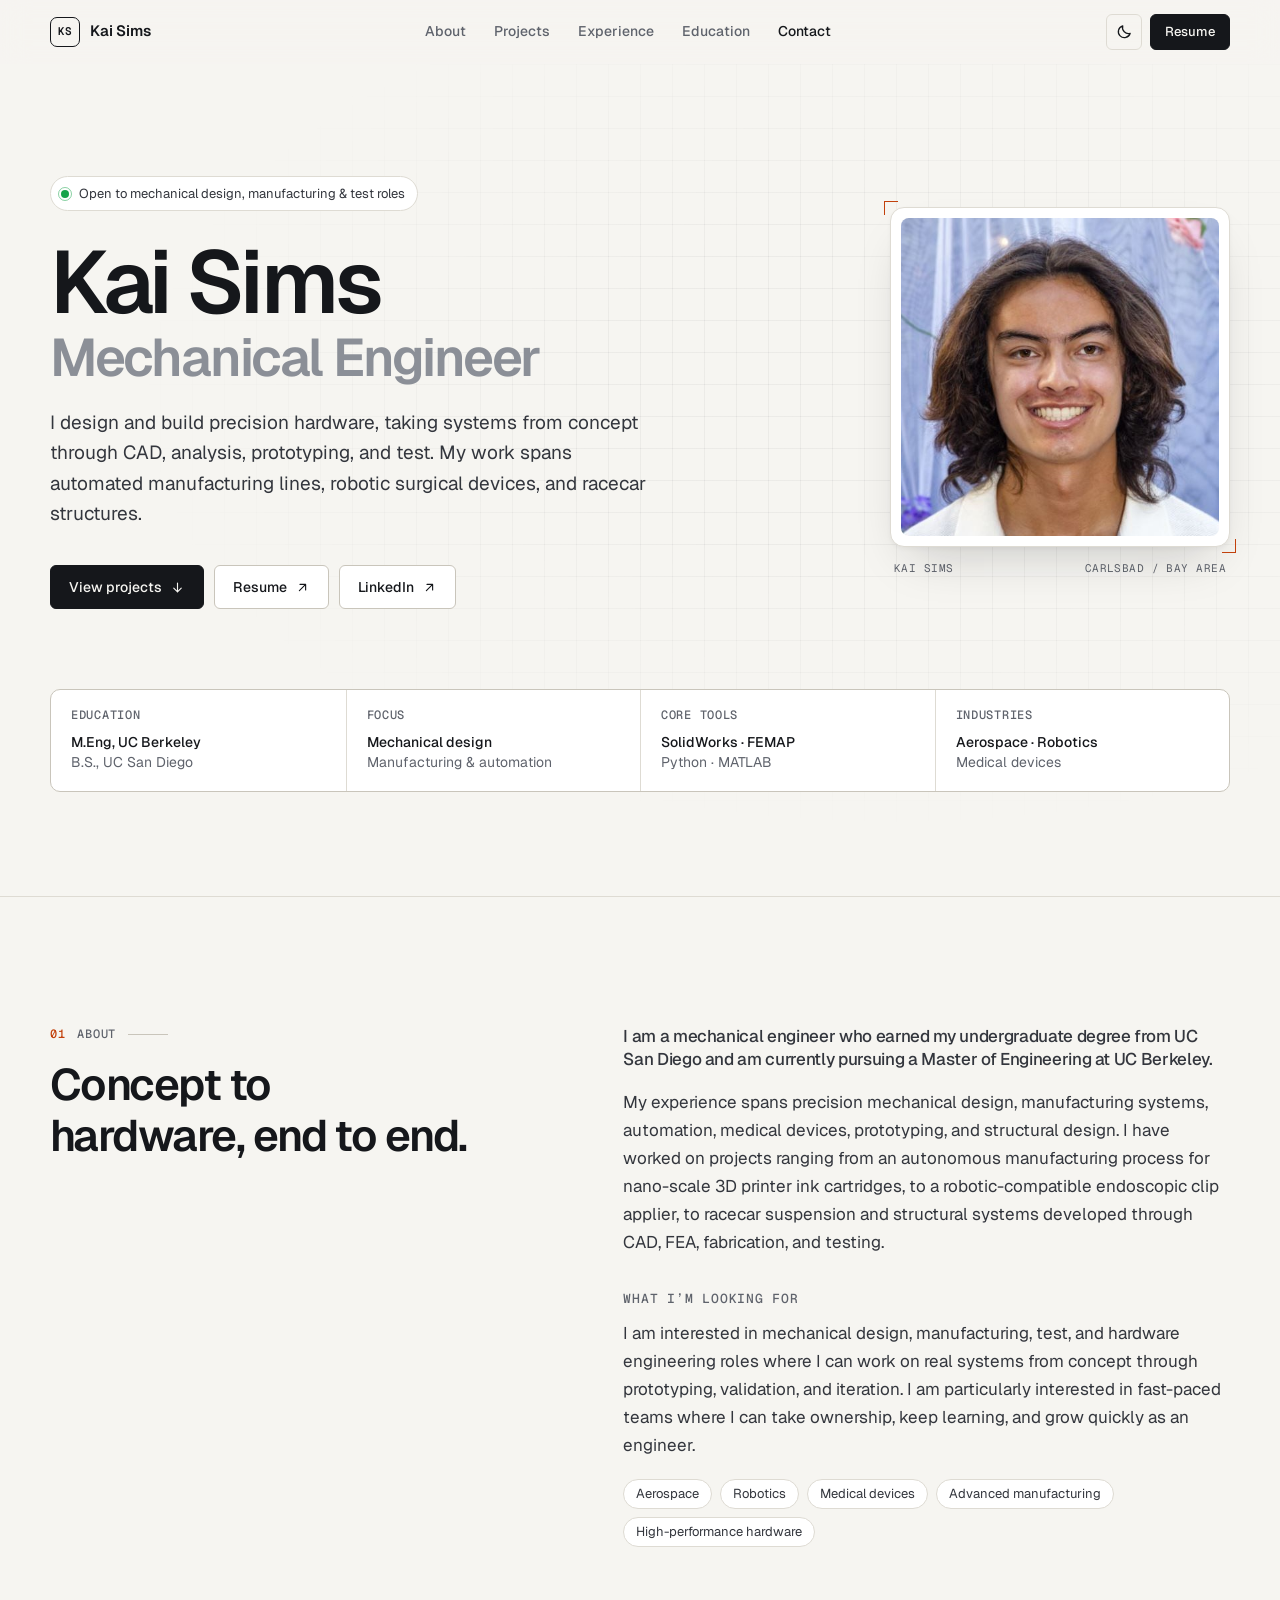
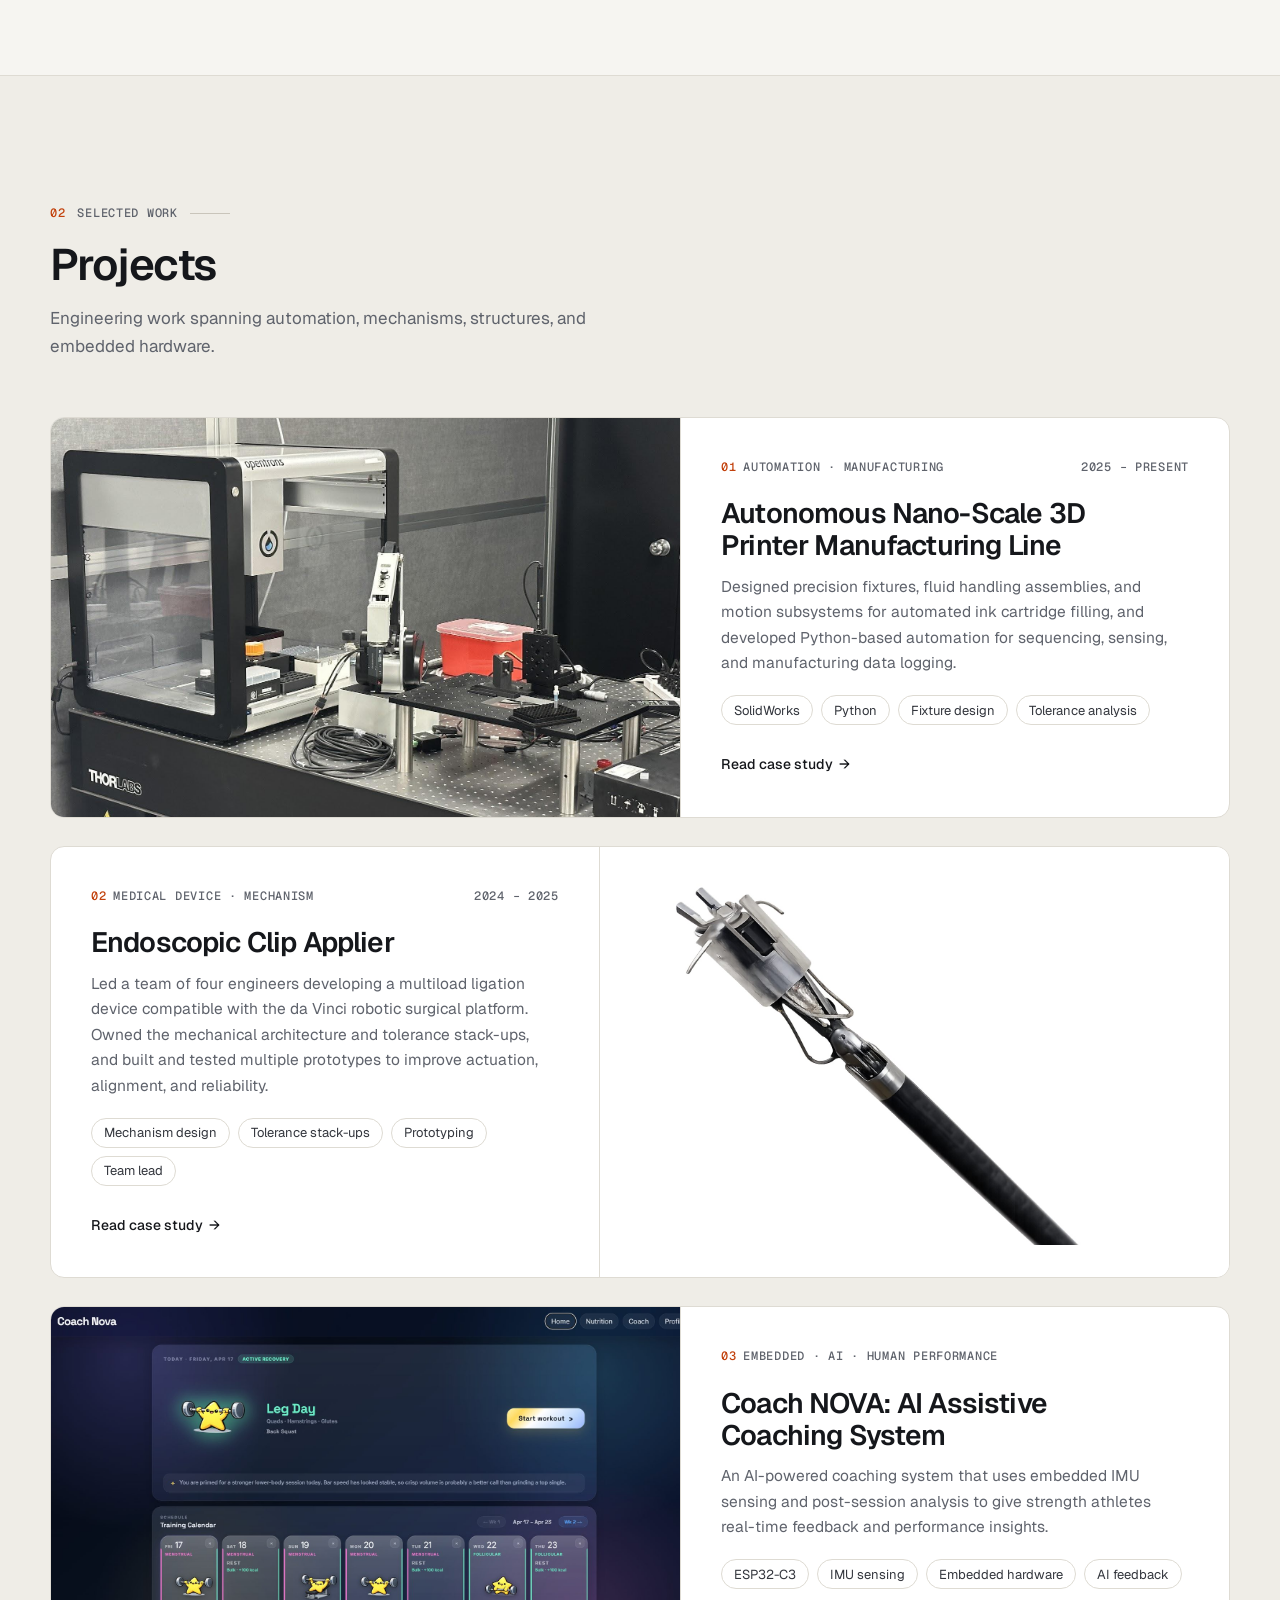
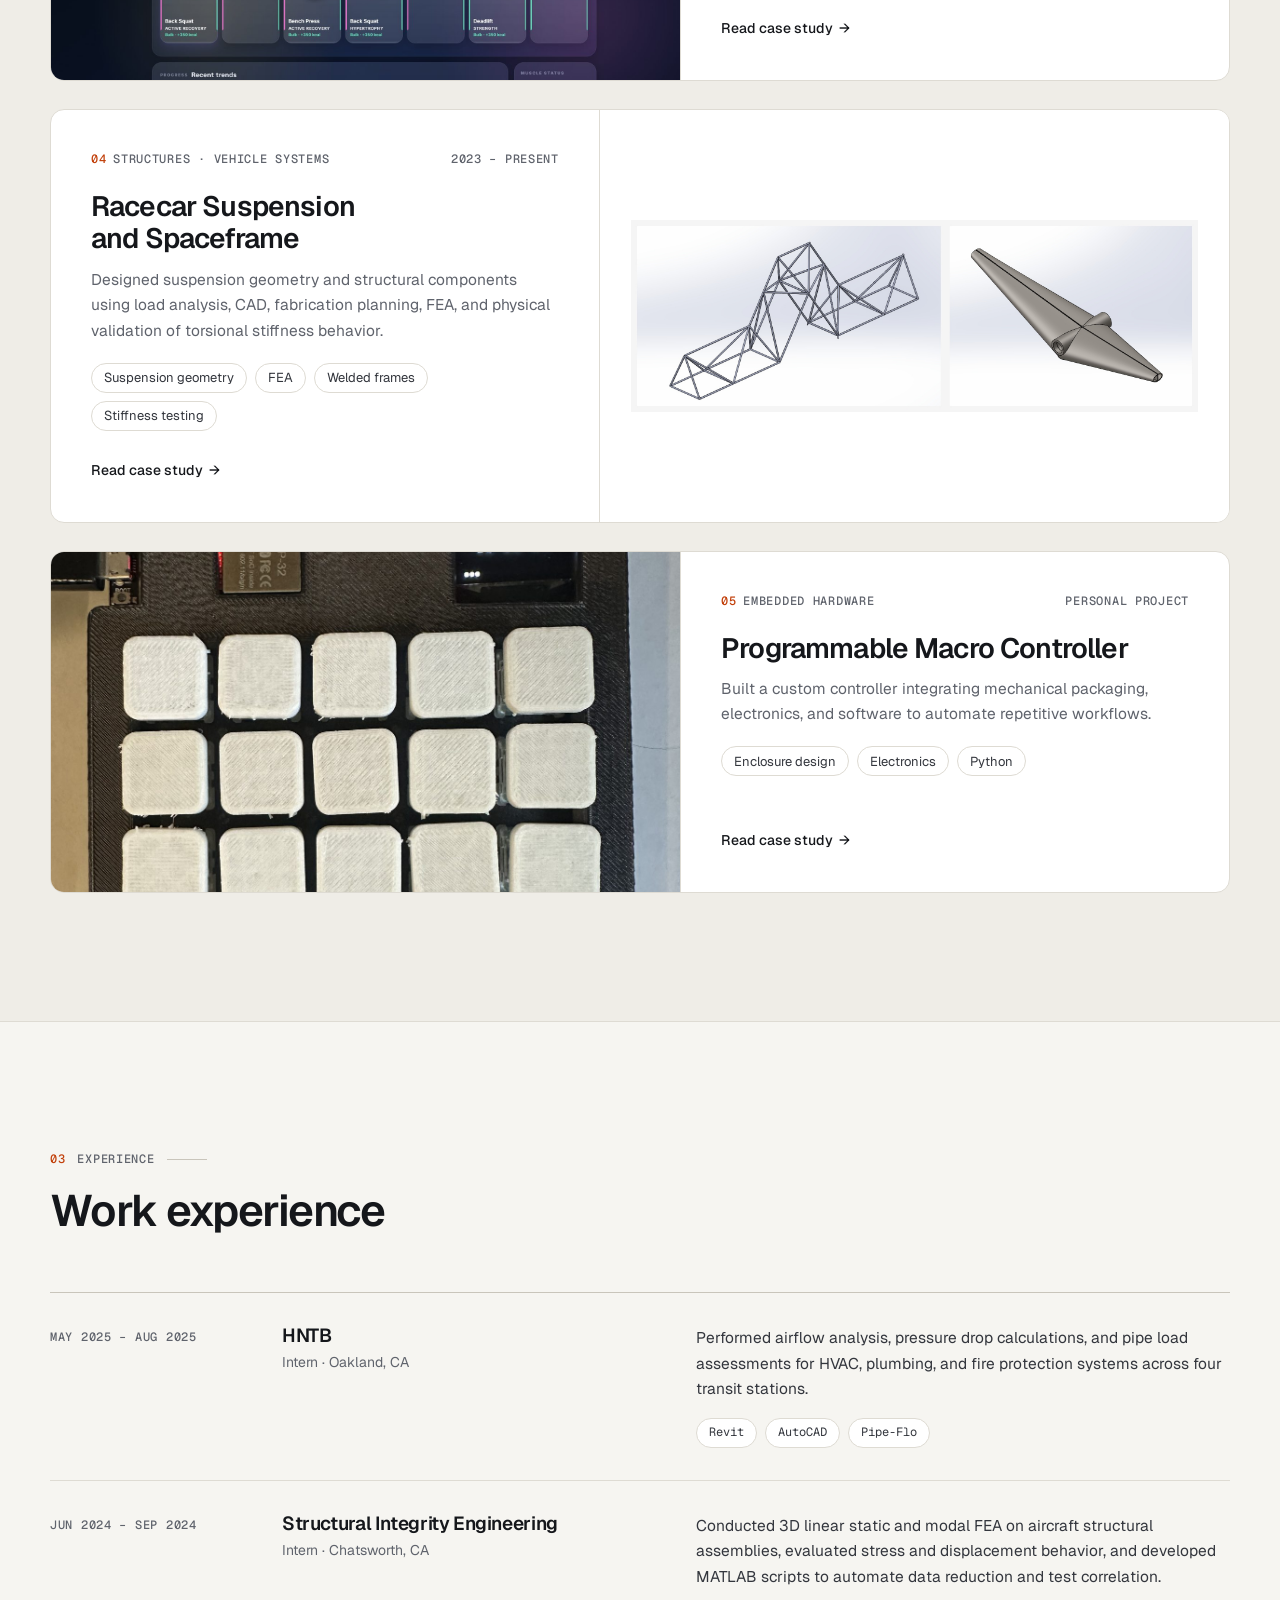
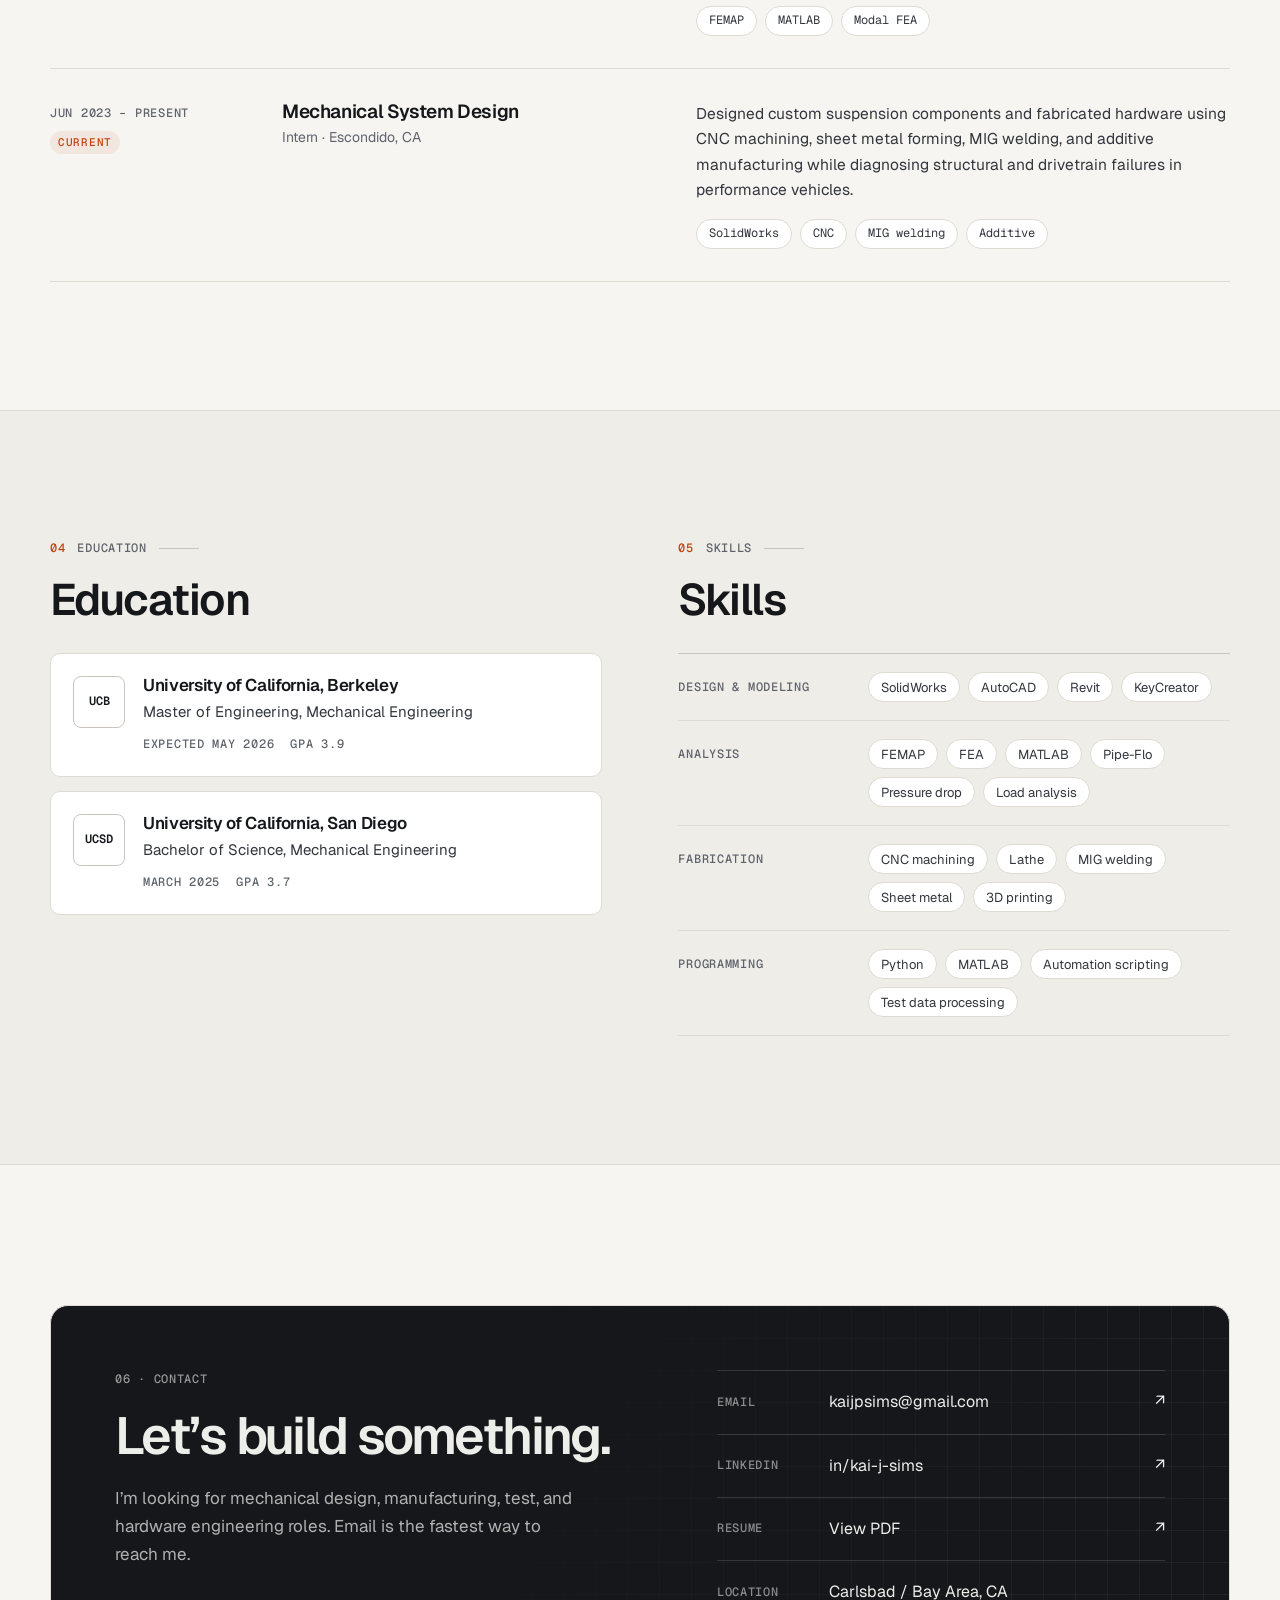
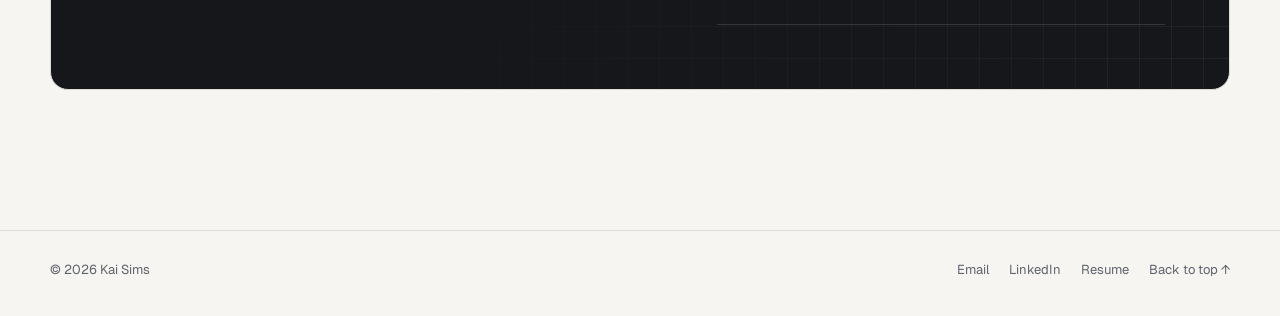
<file: index.html>
<!DOCTYPE html>
<html lang="en">
<head>
  <meta charset="UTF-8" />
  <meta name="viewport" content="width=device-width, initial-scale=1.0" />
  <title>Kai Sims — Mechanical Engineer</title>
  <meta name="description" content="Portfolio of Kai Sims, a mechanical engineer focused on precision design, manufacturing, automation, medical devices, and high-performance hardware." />
  <meta name="theme-color" content="#f6f5f1" media="(prefers-color-scheme: light)" />
  <meta name="theme-color" content="#0e0f11" media="(prefers-color-scheme: dark)" />
  <meta property="og:type" content="website" />
  <meta property="og:title" content="Kai Sims — Mechanical Engineer" />
  <meta property="og:description" content="Precision mechanical design, manufacturing, automation, and hardware — from CAD through fabrication and test." />
  <meta property="og:image" content="https://kai-sims.github.io/images/nano-printer.jpg" />
  <meta property="og:url" content="https://kai-sims.github.io/" />
  <link rel="icon" href="favicon.svg" type="image/svg+xml" />
  <link rel="preconnect" href="https://fonts.googleapis.com" />
  <link rel="preconnect" href="https://fonts.gstatic.com" crossorigin />
  <link href="https://fonts.googleapis.com/css2?family=Geist:wght@400;500;600&family=Geist+Mono:wght@400;500;600&display=swap" rel="stylesheet" />
  <link rel="stylesheet" href="style.css" />
  <script>
    document.documentElement.classList.add("js");
    try { var t = localStorage.getItem("theme"); if (t) document.documentElement.setAttribute("data-theme", t); } catch (e) {}
  </script>
</head>
<body>
  <a class="skip-link" href="#main">Skip to content</a>

  <header class="nav">
    <div class="container nav-inner">
      <a class="brand" href="index.html" aria-label="Kai Sims, home">
        <span class="brand-mark" aria-hidden="true">KS</span>
        Kai Sims
      </a>

      <nav class="nav-links" id="nav-links" aria-label="Primary">
        <a href="#about">About</a>
        <a href="#projects">Projects</a>
        <a href="#experience">Experience</a>
        <a href="#education">Education</a>
        <a href="#contact">Contact</a>
        <a class="mobile-only" href="resume.pdf" target="_blank" rel="noopener">Resume ↗</a>
      </nav>

      <div class="nav-actions">
        <button class="icon-button theme-toggle" type="button" aria-label="Toggle dark mode">
          <svg class="icon-moon" viewBox="0 0 24 24" fill="none" stroke="currentColor" stroke-width="1.8" stroke-linecap="round" stroke-linejoin="round"><path d="M20 14.5A8.5 8.5 0 0 1 9.5 4 8.5 8.5 0 1 0 20 14.5z"/></svg>
          <svg class="icon-sun" viewBox="0 0 24 24" fill="none" stroke="currentColor" stroke-width="1.8" stroke-linecap="round"><circle cx="12" cy="12" r="4"/><path d="M12 2.5v2M12 19.5v2M4.6 4.6l1.4 1.4M18 18l1.4 1.4M2.5 12h2M19.5 12h2M4.6 19.4L6 18M18 6l1.4-1.4"/></svg>
        </button>
        <a class="button small primary" href="resume.pdf" target="_blank" rel="noopener">Resume</a>
        <button class="icon-button menu-toggle" type="button" aria-label="Menu" aria-controls="nav-links" aria-expanded="false">
          <svg class="icon-menu" viewBox="0 0 24 24" fill="none" stroke="currentColor" stroke-width="1.8" stroke-linecap="round"><path d="M4 7h16M4 12h16M4 17h16"/></svg>
          <svg class="icon-close" viewBox="0 0 24 24" fill="none" stroke="currentColor" stroke-width="1.8" stroke-linecap="round"><path d="M6 6l12 12M18 6L6 18"/></svg>
        </button>
      </div>
    </div>
  </header>

  <main id="main">
    <!-- ============ Hero ============ -->
    <section class="hero">
      <div class="container">
        <div class="hero-grid">
          <div class="hero-copy">
            <p class="status"><span class="status-dot" aria-hidden="true"></span>Open to mechanical design, manufacturing &amp; test roles</p>

            <h1>Kai Sims<span class="role">Mechanical Engineer</span></h1>

            <p class="hero-lede">
              I design and build precision hardware, taking systems from concept through CAD,
              analysis, prototyping, and test. My work spans automated manufacturing lines,
              robotic surgical devices, and racecar structures.
            </p>

            <div class="hero-actions">
              <a class="button primary" href="#projects">
                View projects
                <svg viewBox="0 0 24 24" fill="none" stroke="currentColor" stroke-width="1.8" stroke-linecap="round" stroke-linejoin="round"><path d="M12 5v14M6 13l6 6 6-6"/></svg>
              </a>
              <a class="button" href="resume.pdf" target="_blank" rel="noopener">
                Resume
                <svg viewBox="0 0 24 24" fill="none" stroke="currentColor" stroke-width="1.8" stroke-linecap="round" stroke-linejoin="round"><path d="M7 17L17 7M8 7h9v9"/></svg>
              </a>
              <a class="button" href="https://www.linkedin.com/in/kai-j-sims/" target="_blank" rel="noopener noreferrer">
                LinkedIn
                <svg viewBox="0 0 24 24" fill="none" stroke="currentColor" stroke-width="1.8" stroke-linecap="round" stroke-linejoin="round"><path d="M7 17L17 7M8 7h9v9"/></svg>
              </a>
            </div>
          </div>

          <figure class="portrait">
            <div class="portrait-frame">
              <img src="images/kai-sims.jpg" alt="Portrait of Kai Sims" width="487" height="479" />
            </div>
            <figcaption><span>Kai Sims</span><span>Carlsbad / Bay Area</span></figcaption>
          </figure>
        </div>

        <dl class="title-block" aria-label="At a glance">
          <div>
            <dt class="label">Education</dt>
            <dd>M.Eng, UC Berkeley<span>B.S., UC San Diego</span></dd>
          </div>
          <div>
            <dt class="label">Focus</dt>
            <dd>Mechanical design<span>Manufacturing &amp; automation</span></dd>
          </div>
          <div>
            <dt class="label">Core tools</dt>
            <dd>SolidWorks · FEMAP<span>Python · MATLAB</span></dd>
          </div>
          <div>
            <dt class="label">Industries</dt>
            <dd>Aerospace · Robotics<span>Medical devices</span></dd>
          </div>
        </dl>
      </div>
    </section>

    <!-- ============ About ============ -->
    <section id="about" class="section">
      <div class="container about-grid">
        <div data-reveal>
          <p class="section-index label"><span class="num">01</span> About</p>
          <h2>Concept to hardware, end to end.</h2>
        </div>

        <div class="about-body" data-reveal>
          <p class="about-lead">
            I am a mechanical engineer who earned my undergraduate degree from UC San Diego and
            am currently pursuing a Master of Engineering at UC Berkeley.
          </p>
          <p>
            My experience spans precision mechanical design, manufacturing systems, automation,
            medical devices, prototyping, and structural design. I have worked on projects ranging
            from an autonomous manufacturing process for nano-scale 3D printer ink cartridges, to a
            robotic-compatible endoscopic clip applier, to racecar suspension and structural systems
            developed through CAD, FEA, fabrication, and testing.
          </p>

          <h3>What I’m looking for</h3>
          <p>
            I am interested in mechanical design, manufacturing, test, and hardware engineering roles
            where I can work on real systems from concept through prototyping, validation, and iteration.
            I am particularly interested in fast-paced teams where I can take ownership, keep learning,
            and grow quickly as an engineer.
          </p>
          <ul class="chip-row" aria-label="Industries of interest">
            <li class="chip">Aerospace</li>
            <li class="chip">Robotics</li>
            <li class="chip">Medical devices</li>
            <li class="chip">Advanced manufacturing</li>
            <li class="chip">High-performance hardware</li>
          </ul>
        </div>
      </div>
    </section>

    <!-- ============ Projects ============ -->
    <section id="projects" class="section alt">
      <div class="container">
        <div class="section-head" data-reveal>
          <div>
            <p class="section-index label"><span class="num">02</span> Selected work</p>
            <h2>Projects</h2>
            <p class="section-sub">Engineering work spanning automation, mechanisms, structures, and embedded hardware.</p>
          </div>
        </div>

        <div class="work-list">
          <a class="work" href="projects/nano-printer.html" data-reveal>
            <div class="work-media">
              <img src="images/nano-printer.jpg" alt="Automated ink cartridge filling cell on an optical table" width="1600" height="1200" loading="lazy" />
            </div>
            <div class="work-body">
              <div class="work-meta">
                <span class="label"><span class="work-num">01</span>&ensp;Automation · Manufacturing</span>
                <span class="label">2025 – Present</span>
              </div>
              <h3>Autonomous Nano-Scale 3D Printer Manufacturing Line</h3>
              <p>
                Designed precision fixtures, fluid handling assemblies, and motion subsystems for
                automated ink cartridge filling, and developed Python-based automation for sequencing,
                sensing, and manufacturing data logging.
              </p>
              <ul class="chip-row">
                <li class="chip">SolidWorks</li>
                <li class="chip">Python</li>
                <li class="chip">Fixture design</li>
                <li class="chip">Tolerance analysis</li>
              </ul>
              <span class="text-link">Read case study <span class="arrow">→</span></span>
            </div>
          </a>

          <a class="work" href="projects/clip-applier.html" data-reveal>
            <div class="work-media contain">
              <img src="images/clip-applier.jpg" alt="Endoscopic clip applier prototype" width="1536" height="1024" loading="lazy" />
            </div>
            <div class="work-body">
              <div class="work-meta">
                <span class="label"><span class="work-num">02</span>&ensp;Medical device · Mechanism</span>
                <span class="label">2024 – 2025</span>
              </div>
              <h3>Endoscopic Clip Applier</h3>
              <p>
                Led a team of four engineers developing a multiload ligation device compatible with the
                da Vinci robotic surgical platform. Owned the mechanical architecture and tolerance
                stack-ups, and built and tested multiple prototypes to improve actuation, alignment,
                and reliability.
              </p>
              <ul class="chip-row">
                <li class="chip">Mechanism design</li>
                <li class="chip">Tolerance stack-ups</li>
                <li class="chip">Prototyping</li>
                <li class="chip">Team lead</li>
              </ul>
              <span class="text-link">Read case study <span class="arrow">→</span></span>
            </div>
          </a>

          <a class="work" href="projects/coach-nova.html" data-reveal>
            <div class="work-media">
              <img src="images/coach-nova.jpg" alt="Coach NOVA training dashboard interface" width="1800" height="1037" loading="lazy" style="object-position: left top" />
            </div>
            <div class="work-body">
              <div class="work-meta">
                <span class="label"><span class="work-num">03</span>&ensp;Embedded · AI · Human performance</span>
              </div>
              <h3>Coach NOVA: AI Assistive Coaching System</h3>
              <p>
                An AI-powered coaching system that uses embedded IMU sensing and post-session analysis
                to give strength athletes real-time feedback and performance insights.
              </p>
              <ul class="chip-row">
                <li class="chip">ESP32-C3</li>
                <li class="chip">IMU sensing</li>
                <li class="chip">Embedded hardware</li>
                <li class="chip">AI feedback</li>
              </ul>
              <span class="text-link">Read case study <span class="arrow">→</span></span>
            </div>
          </a>

          <a class="work" href="projects/racecar.html" data-reveal>
            <div class="work-media contain">
              <img src="images/racecar.jpg" alt="CAD models of the racecar rear spaceframe and upper control arm" width="1912" height="648" loading="lazy" />
            </div>
            <div class="work-body">
              <div class="work-meta">
                <span class="label"><span class="work-num">04</span>&ensp;Structures · Vehicle systems</span>
                <span class="label">2023 – Present</span>
              </div>
              <h3>Racecar Suspension and Spaceframe</h3>
              <p>
                Designed suspension geometry and structural components using load analysis, CAD,
                fabrication planning, FEA, and physical validation of torsional stiffness behavior.
              </p>
              <ul class="chip-row">
                <li class="chip">Suspension geometry</li>
                <li class="chip">FEA</li>
                <li class="chip">Welded frames</li>
                <li class="chip">Stiffness testing</li>
              </ul>
              <span class="text-link">Read case study <span class="arrow">→</span></span>
            </div>
          </a>

          <a class="work" href="projects/macro-controller.html" data-reveal>
            <div class="work-media">
              <img src="images/macro-controller.jpg" alt="Programmable macro controller with a 5 by 5 key grid and OLED display" width="1350" height="1800" loading="lazy" style="object-position: center 30%" />
            </div>
            <div class="work-body">
              <div class="work-meta">
                <span class="label"><span class="work-num">05</span>&ensp;Embedded hardware</span>
                <span class="label">Personal project</span>
              </div>
              <h3>Programmable Macro Controller</h3>
              <p>
                Built a custom controller integrating mechanical packaging, electronics, and software
                to automate repetitive workflows.
              </p>
              <ul class="chip-row">
                <li class="chip">Enclosure design</li>
                <li class="chip">Electronics</li>
                <li class="chip">Python</li>
              </ul>
              <span class="text-link">Read case study <span class="arrow">→</span></span>
            </div>
          </a>
        </div>
      </div>
    </section>

    <!-- ============ Experience ============ -->
    <section id="experience" class="section">
      <div class="container">
        <div class="section-head" data-reveal>
          <div>
            <p class="section-index label"><span class="num">03</span> Experience</p>
            <h2>Work experience</h2>
          </div>
        </div>

        <ol class="timeline">
          <li class="timeline-item" data-reveal>
            <div class="timeline-date label">May 2025 – Aug 2025</div>
            <div class="timeline-role">
              <h3>HNTB</h3>
              <p>Intern · Oakland, CA</p>
            </div>
            <div class="timeline-desc">
              Performed airflow analysis, pressure drop calculations, and pipe load assessments for
              HVAC, plumbing, and fire protection systems across four transit stations.
              <ul class="chip-row">
                <li class="chip mono">Revit</li>
                <li class="chip mono">AutoCAD</li>
                <li class="chip mono">Pipe-Flo</li>
              </ul>
            </div>
          </li>

          <li class="timeline-item" data-reveal>
            <div class="timeline-date label">Jun 2024 – Sep 2024</div>
            <div class="timeline-role">
              <h3>Structural Integrity Engineering</h3>
              <p>Intern · Chatsworth, CA</p>
            </div>
            <div class="timeline-desc">
              Conducted 3D linear static and modal FEA on aircraft structural assemblies, evaluated
              stress and displacement behavior, and developed MATLAB scripts to automate data
              reduction and test correlation.
              <ul class="chip-row">
                <li class="chip mono">FEMAP</li>
                <li class="chip mono">MATLAB</li>
                <li class="chip mono">Modal FEA</li>
              </ul>
            </div>
          </li>

          <li class="timeline-item" data-reveal>
            <div class="timeline-date label">
              Jun 2023 – Present
              <span class="current">Current</span>
            </div>
            <div class="timeline-role">
              <h3>Mechanical System Design</h3>
              <p>Intern · Escondido, CA</p>
            </div>
            <div class="timeline-desc">
              Designed custom suspension components and fabricated hardware using CNC machining,
              sheet metal forming, MIG welding, and additive manufacturing while diagnosing structural
              and drivetrain failures in performance vehicles.
              <ul class="chip-row">
                <li class="chip mono">SolidWorks</li>
                <li class="chip mono">CNC</li>
                <li class="chip mono">MIG welding</li>
                <li class="chip mono">Additive</li>
              </ul>
            </div>
          </li>
        </ol>
      </div>
    </section>

    <!-- ============ Education & Skills ============ -->
    <section id="education" class="section alt">
      <div class="container split">
        <div data-reveal>
          <p class="section-index label"><span class="num">04</span> Education</p>
          <h2>Education</h2>

          <div class="edu-list">
            <article class="edu">
              <span class="edu-badge" aria-hidden="true">UCB</span>
              <div>
                <h3>University of California, Berkeley</h3>
                <p>Master of Engineering, Mechanical Engineering</p>
                <div class="edu-meta">
                  <span class="label">Expected May 2026</span>
                  <span class="label">GPA 3.9</span>
                </div>
              </div>
            </article>

            <article class="edu">
              <span class="edu-badge" aria-hidden="true">UCSD</span>
              <div>
                <h3>University of California, San Diego</h3>
                <p>Bachelor of Science, Mechanical Engineering</p>
                <div class="edu-meta">
                  <span class="label">March 2025</span>
                  <span class="label">GPA 3.7</span>
                </div>
              </div>
            </article>
          </div>
        </div>

        <div data-reveal>
          <p class="section-index label"><span class="num">05</span> Skills</p>
          <h2>Skills</h2>

          <div class="skills">
            <div class="skill-row">
              <span class="label">Design &amp; modeling</span>
              <ul class="chip-row">
                <li class="chip">SolidWorks</li>
                <li class="chip">AutoCAD</li>
                <li class="chip">Revit</li>
                <li class="chip">KeyCreator</li>
              </ul>
            </div>
            <div class="skill-row">
              <span class="label">Analysis</span>
              <ul class="chip-row">
                <li class="chip">FEMAP</li>
                <li class="chip">FEA</li>
                <li class="chip">MATLAB</li>
                <li class="chip">Pipe-Flo</li>
                <li class="chip">Pressure drop</li>
                <li class="chip">Load analysis</li>
              </ul>
            </div>
            <div class="skill-row">
              <span class="label">Fabrication</span>
              <ul class="chip-row">
                <li class="chip">CNC machining</li>
                <li class="chip">Lathe</li>
                <li class="chip">MIG welding</li>
                <li class="chip">Sheet metal</li>
                <li class="chip">3D printing</li>
              </ul>
            </div>
            <div class="skill-row">
              <span class="label">Programming</span>
              <ul class="chip-row">
                <li class="chip">Python</li>
                <li class="chip">MATLAB</li>
                <li class="chip">Automation scripting</li>
                <li class="chip">Test data processing</li>
              </ul>
            </div>
          </div>
        </div>
      </div>
    </section>

    <!-- ============ Contact ============ -->
    <section id="contact" class="contact">
      <div class="container">
        <div class="contact-card" data-reveal>
          <div>
            <p class="label">06 · Contact</p>
            <h2>Let’s build something.</h2>
            <p>
              I’m looking for mechanical design, manufacturing, test, and hardware engineering roles.
              Email is the fastest way to reach me.
            </p>
          </div>

          <ul class="contact-links">
            <li>
              <a href="mailto:kaijpsims@gmail.com">
                <span class="label">Email</span>
                <span class="value">kaijpsims@gmail.com</span>
                <span class="arrow" aria-hidden="true">↗</span>
              </a>
            </li>
            <li>
              <a href="https://www.linkedin.com/in/kai-j-sims/" target="_blank" rel="noopener noreferrer">
                <span class="label">LinkedIn</span>
                <span class="value">in/kai-j-sims</span>
                <span class="arrow" aria-hidden="true">↗</span>
              </a>
            </li>
            <li>
              <a href="resume.pdf" target="_blank" rel="noopener">
                <span class="label">Resume</span>
                <span class="value">View PDF</span>
                <span class="arrow" aria-hidden="true">↗</span>
              </a>
            </li>
            <li>
              <div>
                <span class="label">Location</span>
                <span class="value">Carlsbad / Bay Area, CA</span>
                <span></span>
              </div>
            </li>
          </ul>
        </div>
      </div>
    </section>
  </main>

  <footer class="site-footer">
    <div class="container footer-inner">
      <p>© <span data-year>2026</span> Kai Sims</p>
      <div class="footer-links">
        <a href="mailto:kaijpsims@gmail.com">Email</a>
        <a href="https://www.linkedin.com/in/kai-j-sims/" target="_blank" rel="noopener noreferrer">LinkedIn</a>
        <a href="resume.pdf" target="_blank" rel="noopener">Resume</a>
        <a href="#main">Back to top ↑</a>
      </div>
    </div>
  </footer>

  <script src="main.js" defer></script>
</body>
</html>
</file>
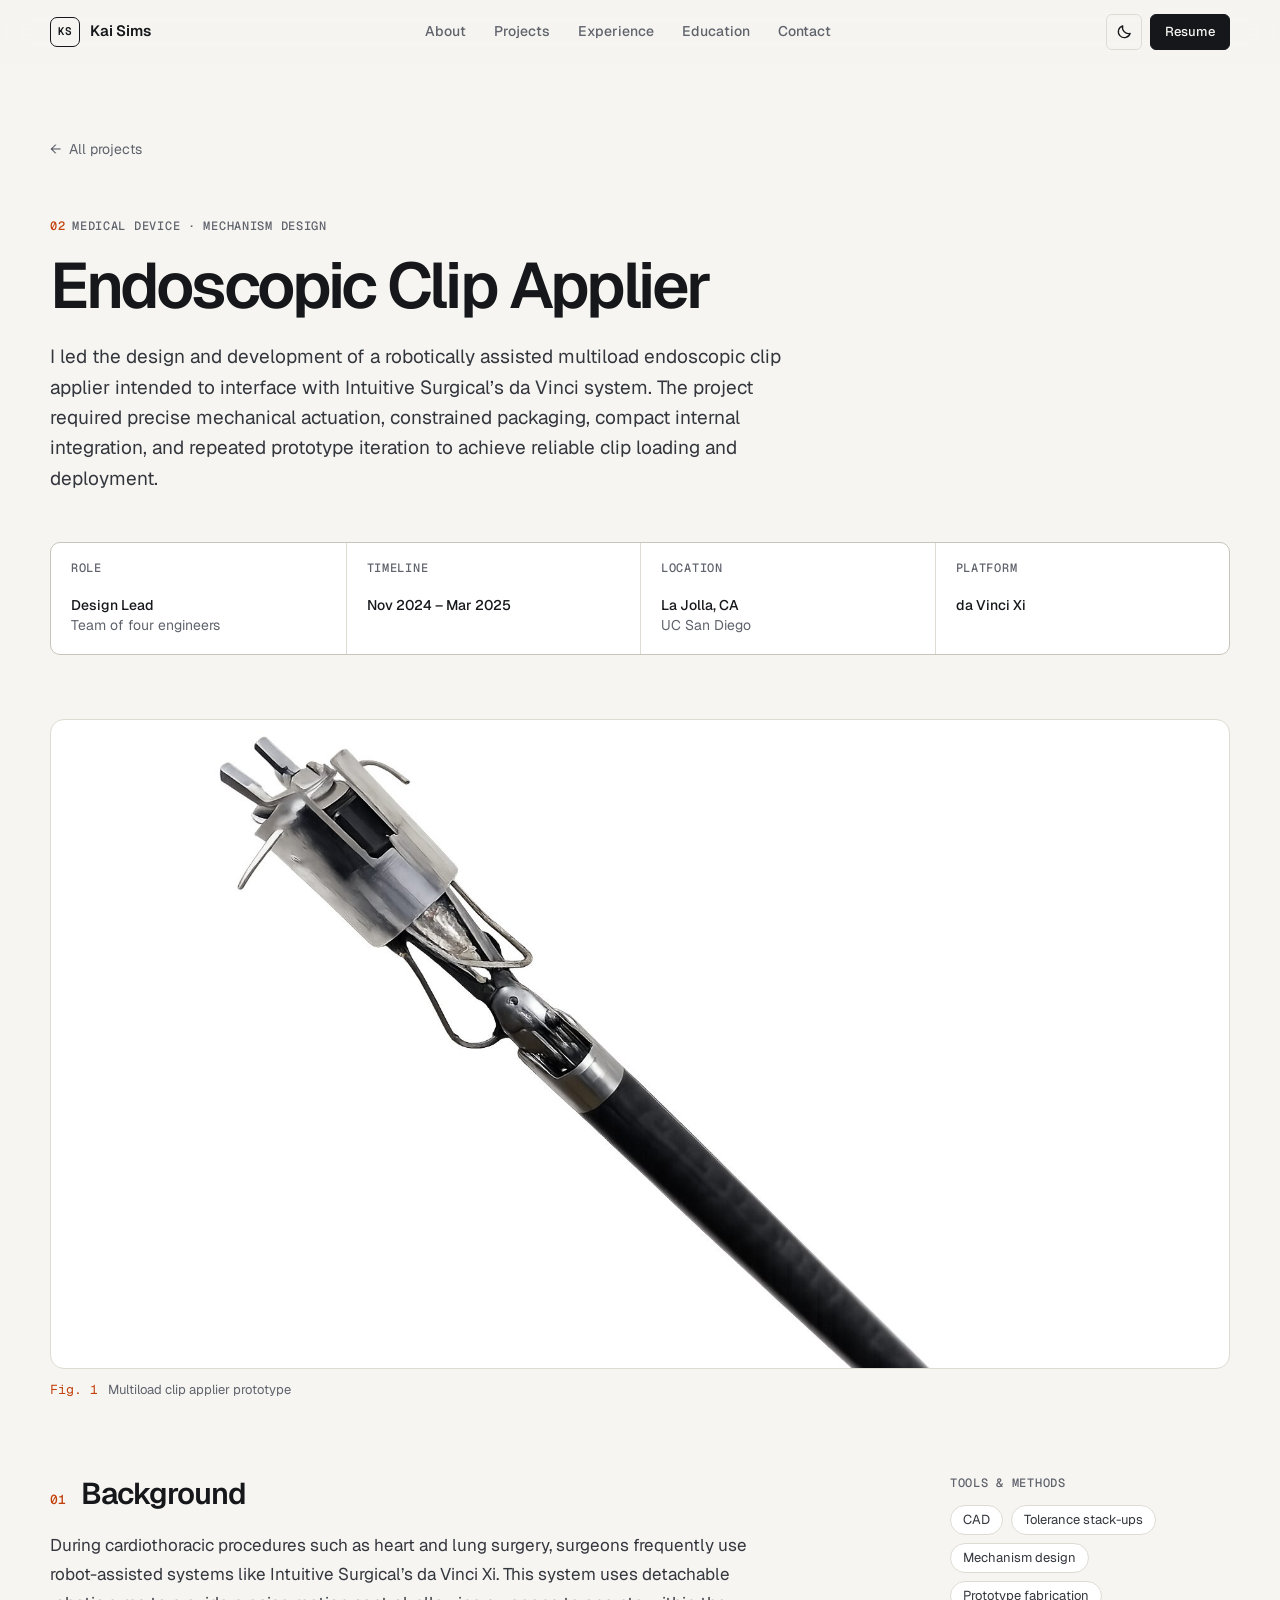
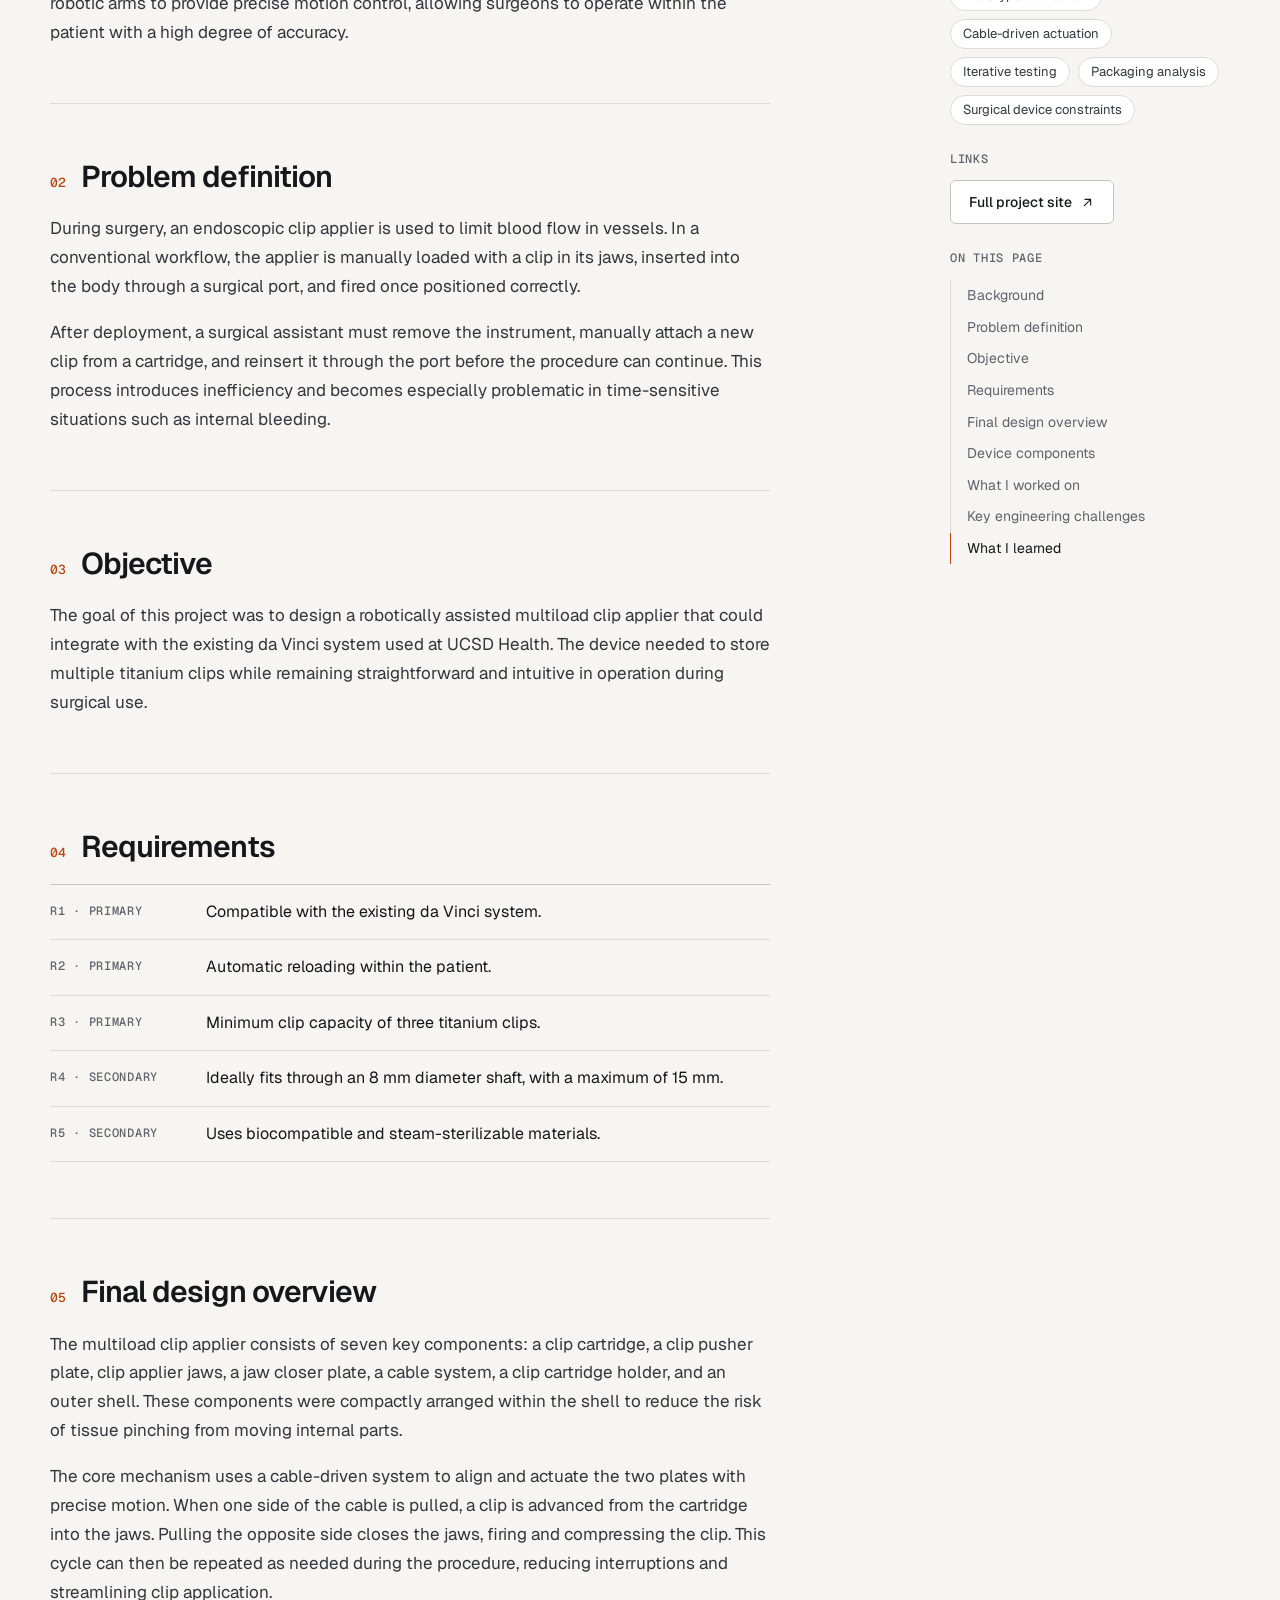
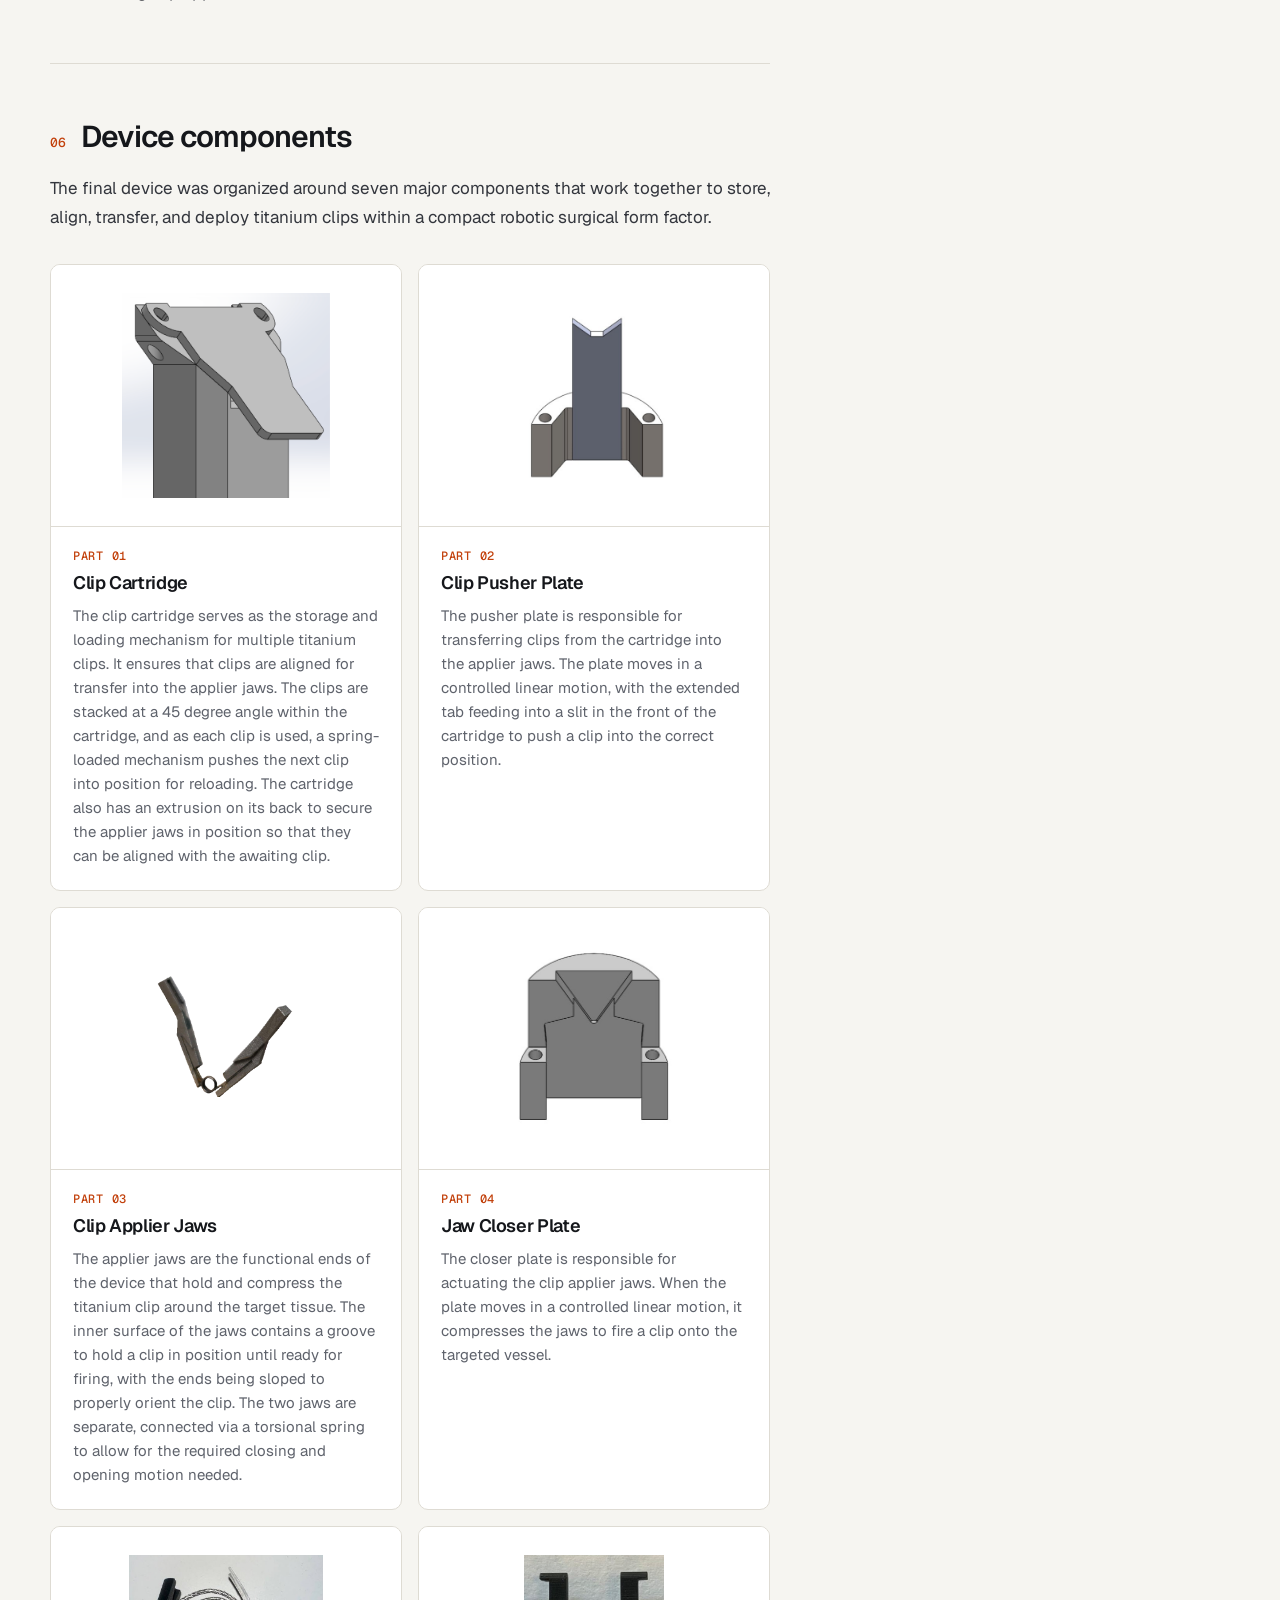
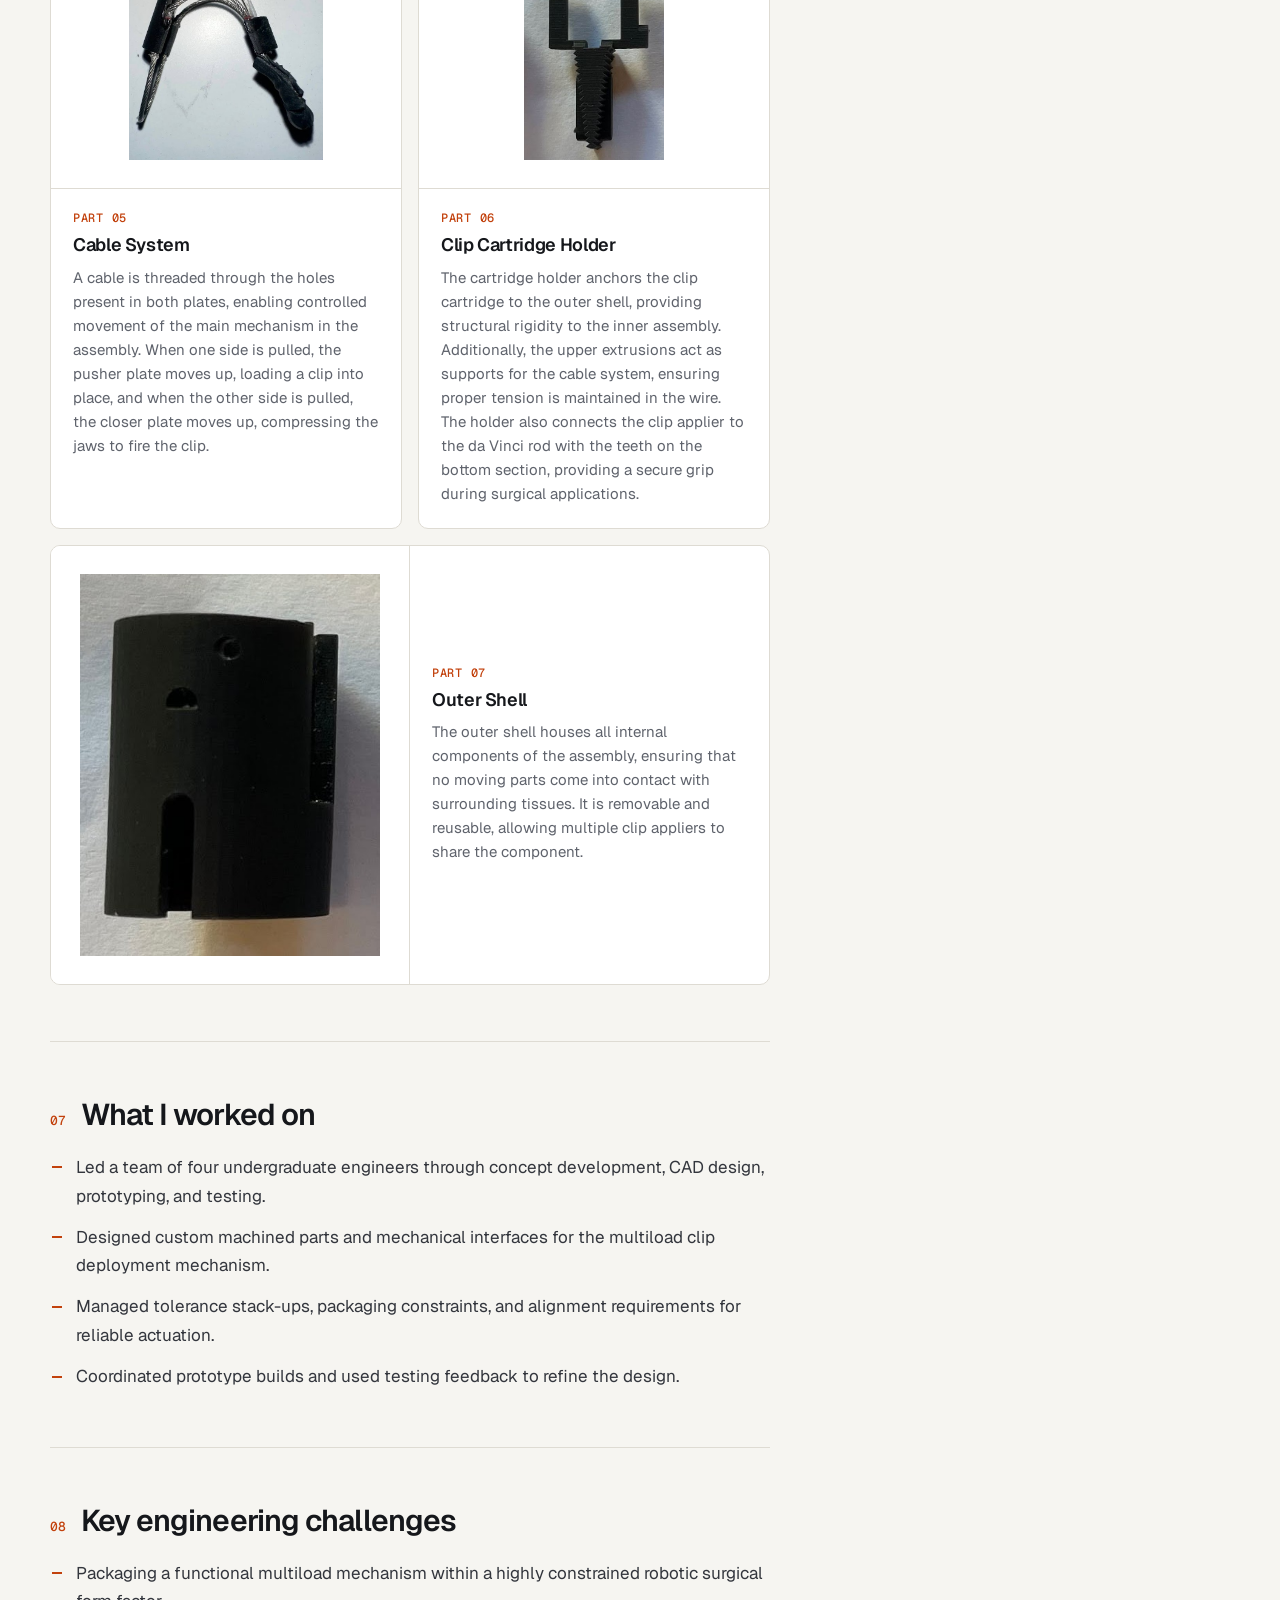
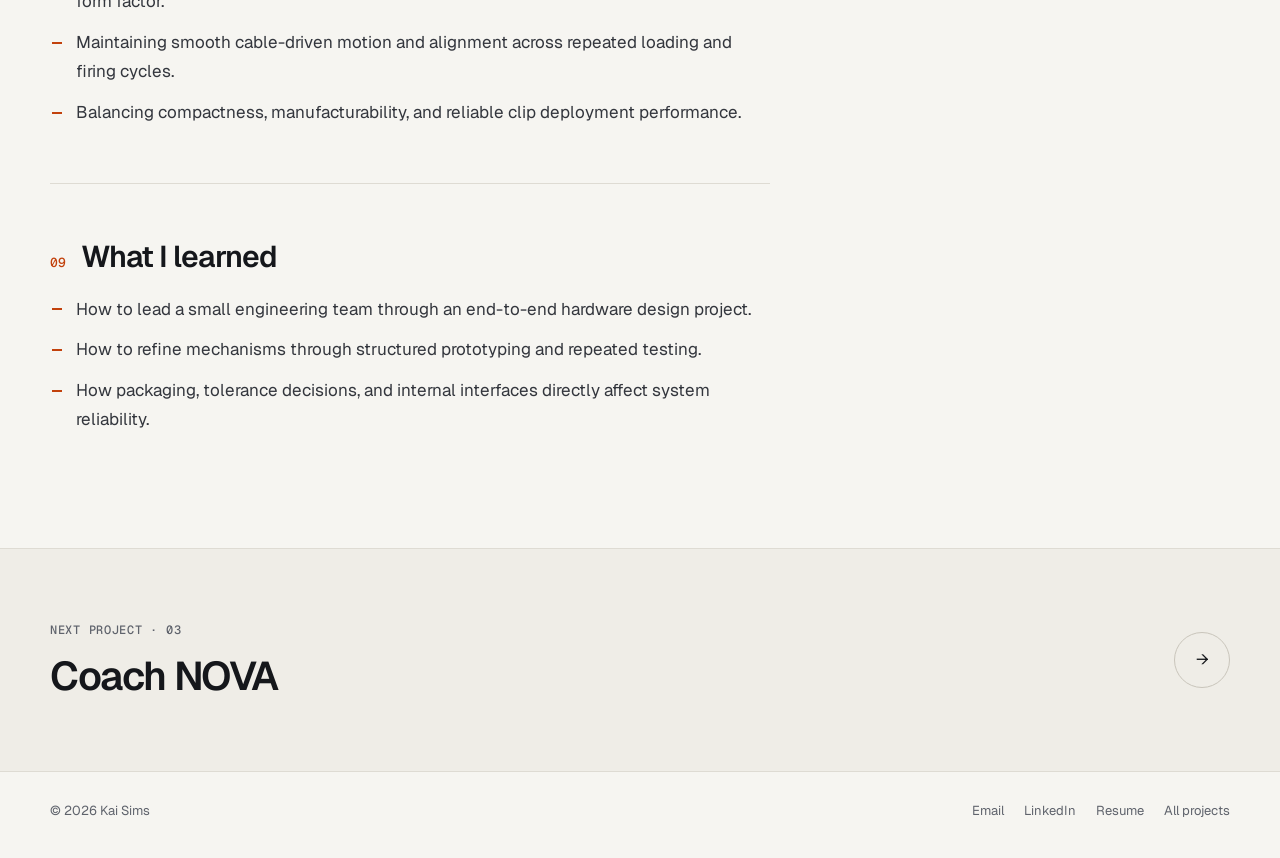
<file: projects/clip-applier.html>
<!DOCTYPE html>
<html lang="en">
<head>
  <meta charset="UTF-8" />
  <meta name="viewport" content="width=device-width, initial-scale=1.0" />
  <title>Endoscopic Clip Applier — Kai Sims</title>
  <meta name="description" content="A robotically assisted multiload endoscopic clip applier designed to interface with Intuitive Surgical's da Vinci system." />
  <meta name="theme-color" content="#f6f5f1" media="(prefers-color-scheme: light)" />
  <meta name="theme-color" content="#0e0f11" media="(prefers-color-scheme: dark)" />
  <meta property="og:type" content="article" />
  <meta property="og:title" content="Endoscopic Clip Applier — Kai Sims" />
  <meta property="og:description" content="A robotically assisted multiload endoscopic clip applier designed to interface with Intuitive Surgical's da Vinci system." />
  <meta property="og:image" content="https://kai-sims.github.io/images/clip-applier.jpg" />
  <link rel="icon" href="../favicon.svg" type="image/svg+xml" />
  <link rel="preconnect" href="https://fonts.googleapis.com" />
  <link rel="preconnect" href="https://fonts.gstatic.com" crossorigin />
  <link href="https://fonts.googleapis.com/css2?family=Geist:wght@400;500;600&family=Geist+Mono:wght@400;500;600&display=swap" rel="stylesheet" />
  <link rel="stylesheet" href="../style.css" />
  <script>
    document.documentElement.classList.add("js");
    try { var t = localStorage.getItem("theme"); if (t) document.documentElement.setAttribute("data-theme", t); } catch (e) {}
  </script>
</head>
<body>
  <a class="skip-link" href="#main">Skip to content</a>

  <header class="nav">
    <div class="container nav-inner">
      <a class="brand" href="../index.html" aria-label="Kai Sims, home">
        <span class="brand-mark" aria-hidden="true">KS</span>
        Kai Sims
      </a>

      <nav class="nav-links" id="nav-links" aria-label="Primary">
        <a href="../index.html#about">About</a>
        <a href="../index.html#projects">Projects</a>
        <a href="../index.html#experience">Experience</a>
        <a href="../index.html#education">Education</a>
        <a href="../index.html#contact">Contact</a>
        <a class="mobile-only" href="../resume.pdf" target="_blank" rel="noopener">Resume ↗</a>
      </nav>

      <div class="nav-actions">
        <button class="icon-button theme-toggle" type="button" aria-label="Toggle dark mode">
          <svg class="icon-moon" viewBox="0 0 24 24" fill="none" stroke="currentColor" stroke-width="1.8" stroke-linecap="round" stroke-linejoin="round"><path d="M20 14.5A8.5 8.5 0 0 1 9.5 4 8.5 8.5 0 1 0 20 14.5z"/></svg>
          <svg class="icon-sun" viewBox="0 0 24 24" fill="none" stroke="currentColor" stroke-width="1.8" stroke-linecap="round"><circle cx="12" cy="12" r="4"/><path d="M12 2.5v2M12 19.5v2M4.6 4.6l1.4 1.4M18 18l1.4 1.4M2.5 12h2M19.5 12h2M4.6 19.4L6 18M18 6l1.4-1.4"/></svg>
        </button>
        <a class="button small primary" href="../resume.pdf" target="_blank" rel="noopener">Resume</a>
        <button class="icon-button menu-toggle" type="button" aria-label="Menu" aria-controls="nav-links" aria-expanded="false">
          <svg class="icon-menu" viewBox="0 0 24 24" fill="none" stroke="currentColor" stroke-width="1.8" stroke-linecap="round"><path d="M4 7h16M4 12h16M4 17h16"/></svg>
          <svg class="icon-close" viewBox="0 0 24 24" fill="none" stroke="currentColor" stroke-width="1.8" stroke-linecap="round"><path d="M6 6l12 12M18 6L6 18"/></svg>
        </button>
      </div>
    </div>
  </header>

  <main id="main">
    <header class="project-header">
      <div class="container">
        <a class="breadcrumb" href="../index.html#projects"><span class="arrow">←</span> All projects</a>
        <span class="label"><span class="accent">02</span>&ensp;Medical device · Mechanism design</span>
        <h1>Endoscopic Clip Applier</h1>
        <p class="project-lede">
          I led the design and development of a robotically assisted multiload endoscopic clip applier intended to interface with Intuitive Surgical’s da Vinci system. The project required precise mechanical actuation, constrained packaging, compact internal integration, and repeated prototype iteration to achieve reliable clip loading and deployment.
        </p>

        <dl class="title-block">
          <div>
            <dt class="label">Role</dt>
            <dd>Design Lead<span>Team of four engineers</span></dd>
          </div>
          <div>
            <dt class="label">Timeline</dt>
            <dd>Nov 2024 – Mar 2025</dd>
          </div>
          <div>
            <dt class="label">Location</dt>
            <dd>La Jolla, CA<span>UC San Diego</span></dd>
          </div>
          <div>
            <dt class="label">Platform</dt>
            <dd>da Vinci Xi</dd>
          </div>
        </dl>
      </div>
    </header>

    <figure class="project-hero container figure">
      <div class="figure-frame"><img src="../images/clip-applier.jpg" alt="Endoscopic clip applier prototype" width="1536" height="1024" /></div>
      <figcaption><span class="mono">Fig. 1</span><span>Multiload clip applier prototype</span></figcaption>
    </figure>

    <div class="project-layout container">
      <article class="prose">
        <section id="background">
          <h2><span class="mono">01</span>Background</h2>
          <p>During cardiothoracic procedures such as heart and lung surgery, surgeons frequently use robot-assisted systems like Intuitive Surgical’s da Vinci Xi. This system uses detachable robotic arms to provide precise motion control, allowing surgeons to operate within the patient with a high degree of accuracy.</p>
        </section>
        <section id="problem">
          <h2><span class="mono">02</span>Problem definition</h2>
          <p>During surgery, an endoscopic clip applier is used to limit blood flow in vessels. In a conventional workflow, the applier is manually loaded with a clip in its jaws, inserted into the body through a surgical port, and fired once positioned correctly.</p>
          <p>After deployment, a surgical assistant must remove the instrument, manually attach a new clip from a cartridge, and reinsert it through the port before the procedure can continue. This process introduces inefficiency and becomes especially problematic in time-sensitive situations such as internal bleeding.</p>
        </section>
        <section id="objective">
          <h2><span class="mono">03</span>Objective</h2>
          <p>The goal of this project was to design a robotically assisted multiload clip applier that could integrate with the existing da Vinci system used at UCSD Health. The device needed to store multiple titanium clips while remaining straightforward and intuitive in operation during surgical use.</p>
        </section>
        <section id="requirements">
          <h2><span class="mono">04</span>Requirements</h2>
          <dl class="spec-list">
            <div><dt class="label">R1 · Primary</dt><dd>Compatible with the existing da Vinci system.</dd></div>
            <div><dt class="label">R2 · Primary</dt><dd>Automatic reloading within the patient.</dd></div>
            <div><dt class="label">R3 · Primary</dt><dd>Minimum clip capacity of three titanium clips.</dd></div>
            <div><dt class="label">R4 · Secondary</dt><dd>Ideally fits through an 8 mm diameter shaft, with a maximum of 15 mm.</dd></div>
            <div><dt class="label">R5 · Secondary</dt><dd>Uses biocompatible and steam-sterilizable materials.</dd></div>
          </dl>
        </section>
        <section id="design">
          <h2><span class="mono">05</span>Final design overview</h2>
          <p>The multiload clip applier consists of seven key components: a clip cartridge, a clip pusher plate, clip applier jaws, a jaw closer plate, a cable system, a clip cartridge holder, and an outer shell. These components were compactly arranged within the shell to reduce the risk of tissue pinching from moving internal parts.</p>
          <p>The core mechanism uses a cable-driven system to align and actuate the two plates with precise motion. When one side of the cable is pulled, a clip is advanced from the cartridge into the jaws. Pulling the opposite side closes the jaws, firing and compressing the clip. This cycle can then be repeated as needed during the procedure, reducing interruptions and streamlining clip application.</p>
        </section>
        <section id="components">
          <h2><span class="mono">06</span>Device components</h2>
          <p>The final device was organized around seven major components that work together to store, align, transfer, and deploy titanium clips within a compact robotic surgical form factor.</p>
          <div class="component-grid">
            <article class="component">
              <div class="figure-frame"><img src="../images/clip-cartridge.jpg" alt="Clip Cartridge component" width="522" height="518" loading="lazy" /></div>
              <div class="component-body">
                <span class="label">Part 01</span>
                <h3>Clip Cartridge</h3>
                <p>The clip cartridge serves as the storage and loading mechanism for multiple titanium clips. It ensures that clips are aligned for transfer into the applier jaws. The clips are stacked at a 45 degree angle within the cartridge, and as each clip is used, a spring-loaded mechanism pushes the next clip into position for reloading. The cartridge also has an extrusion on its back to secure the applier jaws in position so that they can be aligned with the awaiting clip.</p>
              </div>
            </article>
            <article class="component">
              <div class="figure-frame"><img src="../images/clip-pusher-plate.jpg" alt="Clip Pusher Plate component" width="458" height="498" loading="lazy" /></div>
              <div class="component-body">
                <span class="label">Part 02</span>
                <h3>Clip Pusher Plate</h3>
                <p>The pusher plate is responsible for transferring clips from the cartridge into the applier jaws. The plate moves in a controlled linear motion, with the extended tab feeding into a slit in the front of the cartridge to push a clip into the correct position.</p>
              </div>
            </article>
            <article class="component">
              <div class="figure-frame"><img src="../images/clip-applier-jaws.jpg" alt="Clip Applier Jaws component" width="640" height="640" loading="lazy" /></div>
              <div class="component-body">
                <span class="label">Part 03</span>
                <h3>Clip Applier Jaws</h3>
                <p>The applier jaws are the functional ends of the device that hold and compress the titanium clip around the target tissue. The inner surface of the jaws contains a groove to hold a clip in position until ready for firing, with the ends being sloped to properly orient the clip. The two jaws are separate, connected via a torsional spring to allow for the required closing and opening motion needed.</p>
              </div>
            </article>
            <article class="component">
              <div class="figure-frame"><img src="../images/jaw-closer-plate.jpg" alt="Jaw Closer Plate component" width="397" height="429" loading="lazy" /></div>
              <div class="component-body">
                <span class="label">Part 04</span>
                <h3>Jaw Closer Plate</h3>
                <p>The closer plate is responsible for actuating the clip applier jaws. When the plate moves in a controlled linear motion, it compresses the jaws to fire a clip onto the targeted vessel.</p>
              </div>
            </article>
            <article class="component">
              <div class="figure-frame"><img src="../images/cable-system.jpg" alt="Cable System component" width="639" height="675" loading="lazy" /></div>
              <div class="component-body">
                <span class="label">Part 05</span>
                <h3>Cable System</h3>
                <p>A cable is threaded through the holes present in both plates, enabling controlled movement of the main mechanism in the assembly. When one side is pulled, the pusher plate moves up, loading a clip into place, and when the other side is pulled, the closer plate moves up, compressing the jaws to fire the clip.</p>
              </div>
            </article>
            <article class="component">
              <div class="figure-frame"><img src="../images/clip-cartridge-holder.jpg" alt="Clip Cartridge Holder component" width="359" height="527" loading="lazy" /></div>
              <div class="component-body">
                <span class="label">Part 06</span>
                <h3>Clip Cartridge Holder</h3>
                <p>The cartridge holder anchors the clip cartridge to the outer shell, providing structural rigidity to the inner assembly. Additionally, the upper extrusions act as supports for the cable system, ensuring proper tension is maintained in the wire. The holder also connects the clip applier to the da Vinci rod with the teeth on the bottom section, providing a secure grip during surgical applications.</p>
              </div>
            </article>
            <article class="component wide">
              <div class="figure-frame"><img src="../images/outer-shell.jpg" alt="Outer Shell component" width="437" height="554" loading="lazy" /></div>
              <div class="component-body">
                <span class="label">Part 07</span>
                <h3>Outer Shell</h3>
                <p>The outer shell houses all internal components of the assembly, ensuring that no moving parts come into contact with surrounding tissues. It is removable and reusable, allowing multiple clip appliers to share the component.</p>
              </div>
            </article>
          </div>
        </section>
        <section id="work">
          <h2><span class="mono">07</span>What I worked on</h2>
          <ul>
            <li>Led a team of four undergraduate engineers through concept development, CAD design, prototyping, and testing.</li>
            <li>Designed custom machined parts and mechanical interfaces for the multiload clip deployment mechanism.</li>
            <li>Managed tolerance stack-ups, packaging constraints, and alignment requirements for reliable actuation.</li>
            <li>Coordinated prototype builds and used testing feedback to refine the design.</li>
          </ul>
        </section>
        <section id="challenges">
          <h2><span class="mono">08</span>Key engineering challenges</h2>
          <ul>
            <li>Packaging a functional multiload mechanism within a highly constrained robotic surgical form factor.</li>
            <li>Maintaining smooth cable-driven motion and alignment across repeated loading and firing cycles.</li>
            <li>Balancing compactness, manufacturability, and reliable clip deployment performance.</li>
          </ul>
        </section>
        <section id="learned">
          <h2><span class="mono">09</span>What I learned</h2>
          <ul>
            <li>How to lead a small engineering team through an end-to-end hardware design project.</li>
            <li>How to refine mechanisms through structured prototyping and repeated testing.</li>
            <li>How packaging, tolerance decisions, and internal interfaces directly affect system reliability.</li>
          </ul>
        </section>
      </article>

      <aside class="project-aside">
        <div class="aside-block">
          <h2>Tools &amp; methods</h2>
          <ul class="chip-row">
            <li class="chip">CAD</li>
            <li class="chip">Tolerance stack-ups</li>
            <li class="chip">Mechanism design</li>
            <li class="chip">Prototype fabrication</li>
            <li class="chip">Cable-driven actuation</li>
            <li class="chip">Iterative testing</li>
            <li class="chip">Packaging analysis</li>
            <li class="chip">Surgical device constraints</li>
          </ul>
        </div>

        <div class="aside-block">
          <h2>Links</h2>
          <a class="button" href="https://sites.google.com/eng.ucsd.edu/mae156b-2025winter-team05/home" target="_blank" rel="noopener noreferrer">Full project site <svg viewBox="0 0 24 24" fill="none" stroke="currentColor" stroke-width="1.8" stroke-linecap="round" stroke-linejoin="round"><path d="M7 17L17 7M8 7h9v9"/></svg></a>
        </div>

        <nav class="aside-block toc-block" aria-label="On this page">
          <h2>On this page</h2>
          <ol class="toc">
            <li><a href="#background">Background</a></li>
            <li><a href="#problem">Problem definition</a></li>
            <li><a href="#objective">Objective</a></li>
            <li><a href="#requirements">Requirements</a></li>
            <li><a href="#design">Final design overview</a></li>
            <li><a href="#components">Device components</a></li>
            <li><a href="#work">What I worked on</a></li>
            <li><a href="#challenges">Key engineering challenges</a></li>
            <li><a href="#learned">What I learned</a></li>
          </ol>
        </nav>
      </aside>
    </div>

    <a class="next-project" href="coach-nova.html">
      <div class="container next-inner">
        <div>
          <span class="label">Next project · 03</span>
          <h2>Coach NOVA</h2>
        </div>
        <span class="next-arrow" aria-hidden="true">→</span>
      </div>
    </a>
  </main>

  <footer class="site-footer">
    <div class="container footer-inner">
      <p>© <span data-year>2026</span> Kai Sims</p>
      <div class="footer-links">
        <a href="mailto:kaijpsims@gmail.com">Email</a>
        <a href="https://www.linkedin.com/in/kai-j-sims/" target="_blank" rel="noopener noreferrer">LinkedIn</a>
        <a href="../resume.pdf" target="_blank" rel="noopener">Resume</a>
        <a href="../index.html#projects">All projects</a>
      </div>
    </div>
  </footer>

  <script src="../main.js" defer></script>
</body>
</html>
</file>
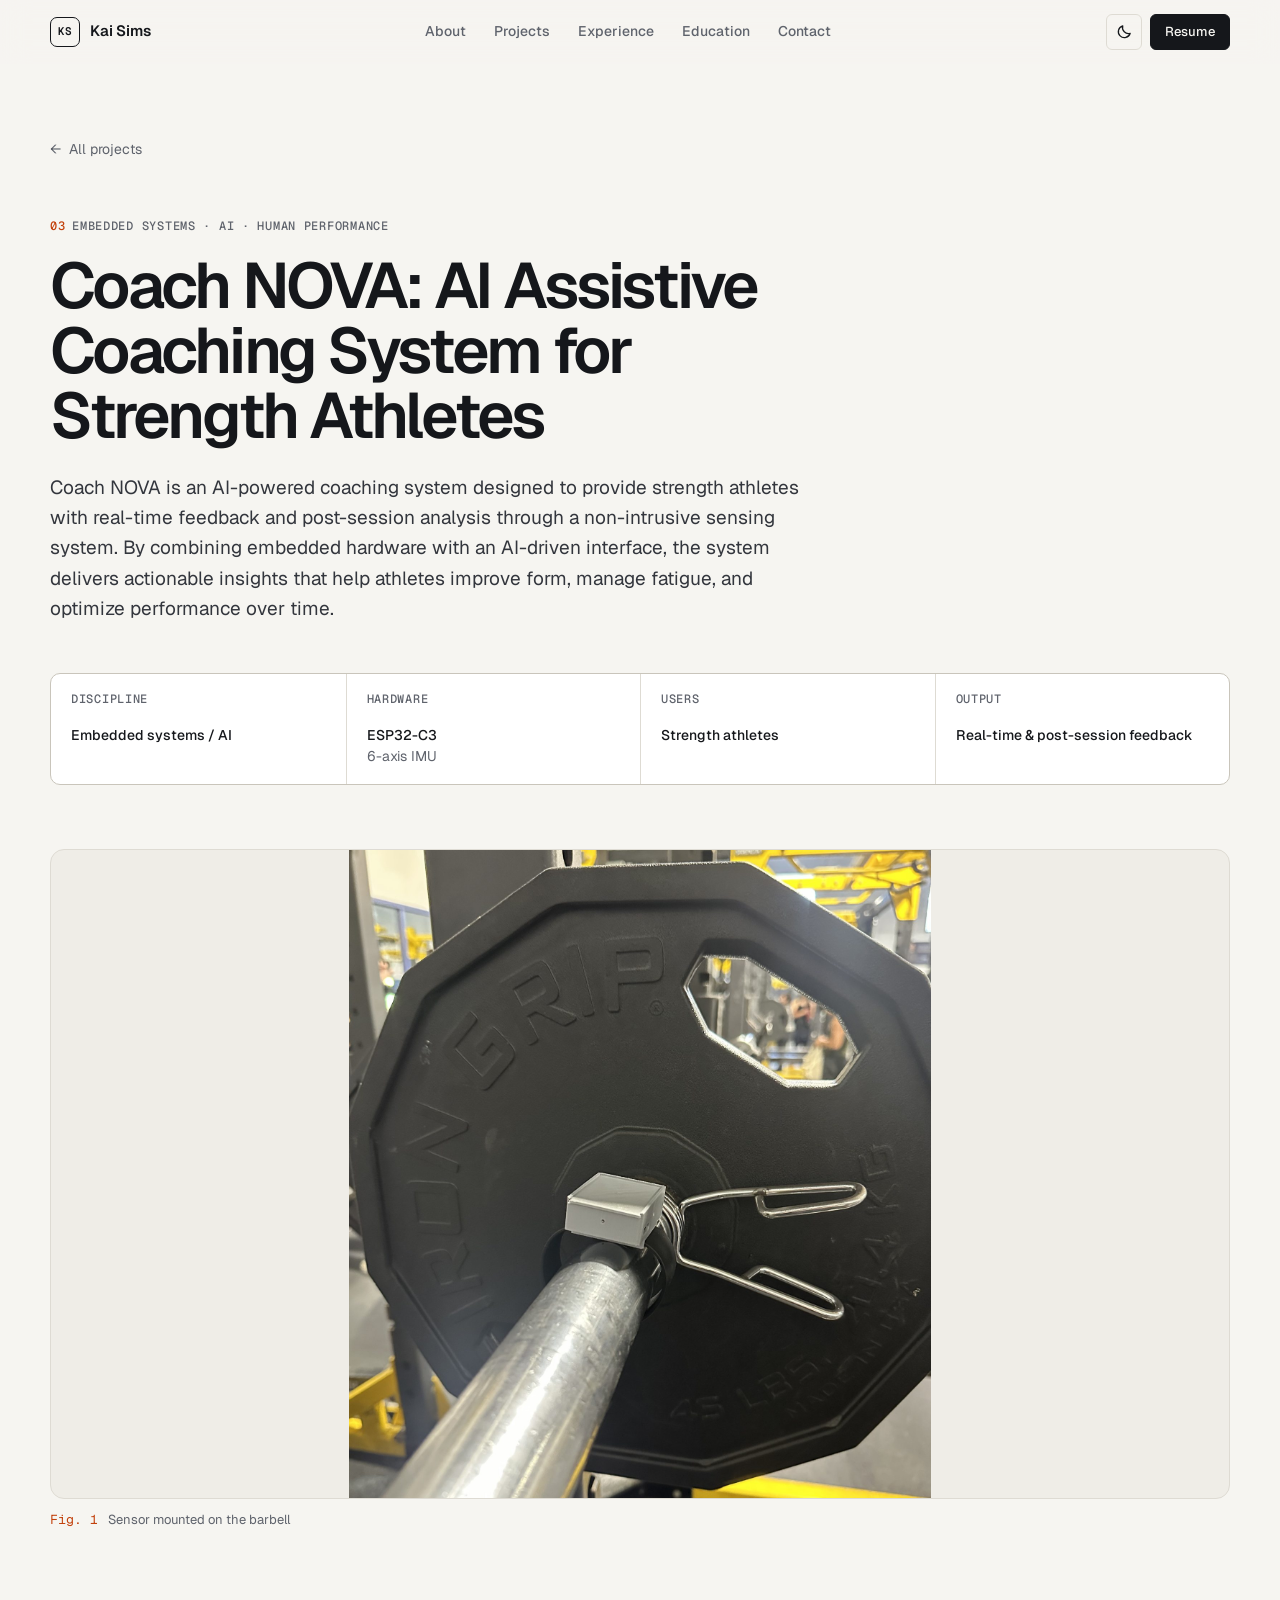
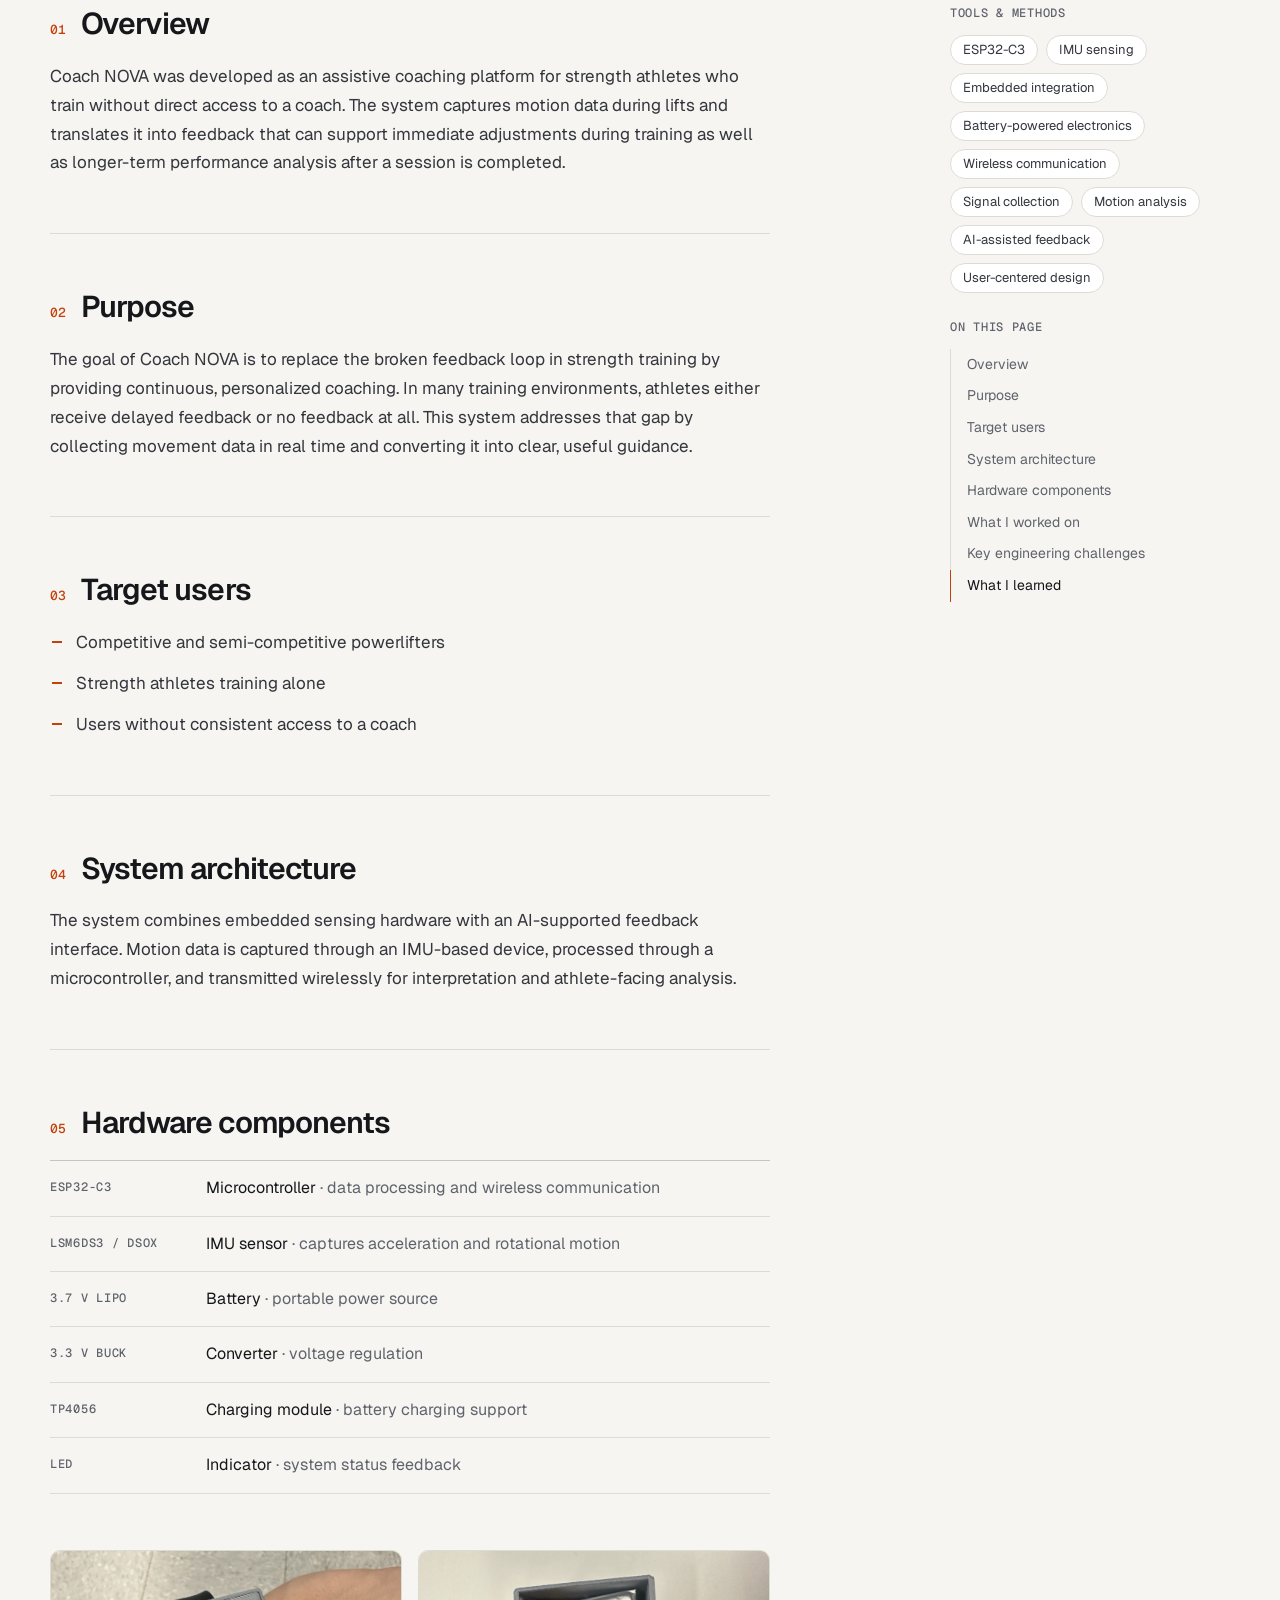
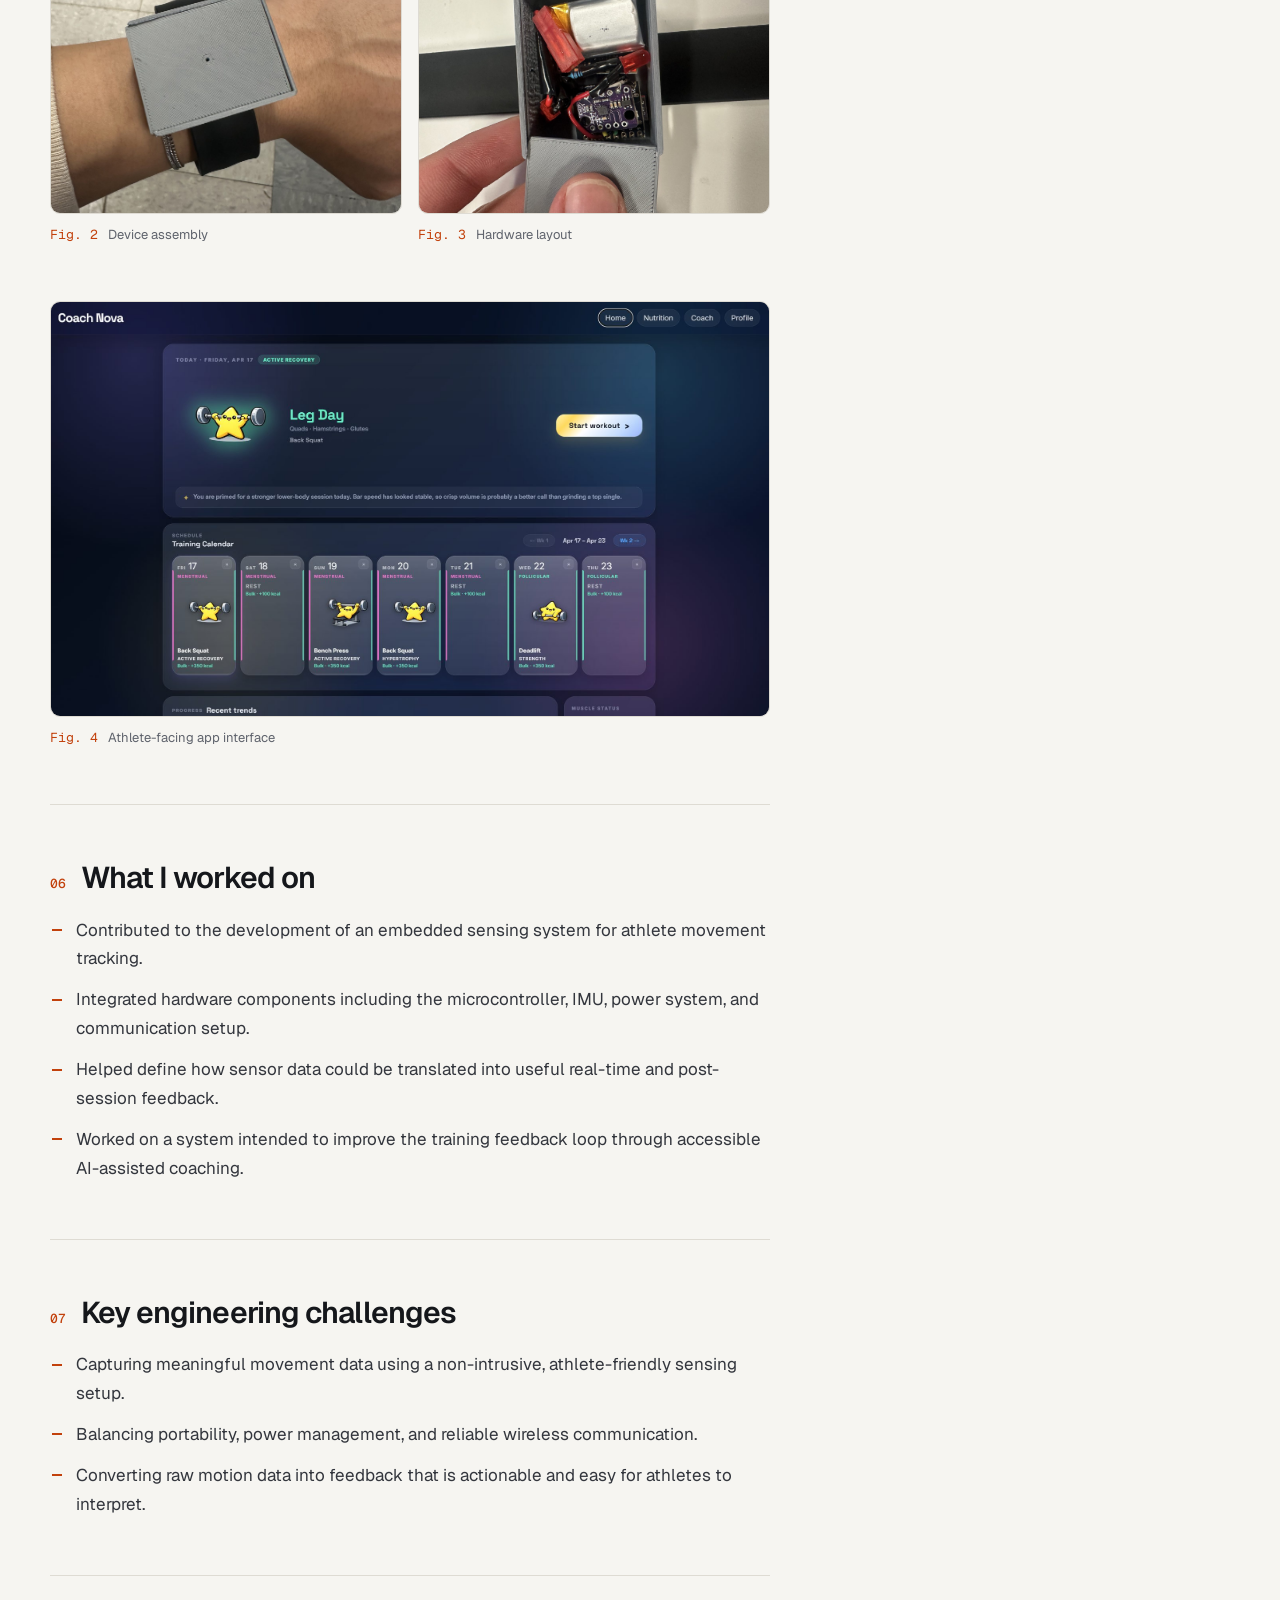
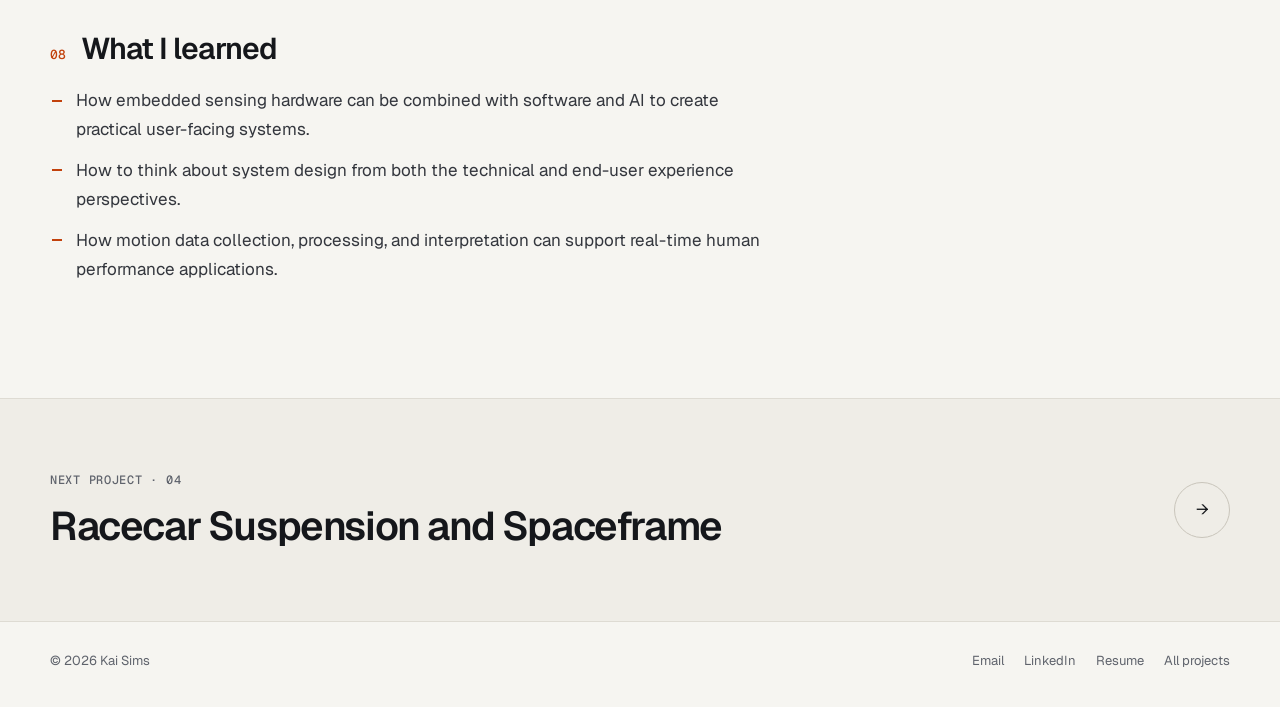
<file: projects/coach-nova.html>
<!DOCTYPE html>
<html lang="en">
<head>
  <meta charset="UTF-8" />
  <meta name="viewport" content="width=device-width, initial-scale=1.0" />
  <title>Coach NOVA — Kai Sims</title>
  <meta name="description" content="An AI-powered coaching system that gives strength athletes real-time feedback and post-session analysis through non-intrusive embedded sensing." />
  <meta name="theme-color" content="#f6f5f1" media="(prefers-color-scheme: light)" />
  <meta name="theme-color" content="#0e0f11" media="(prefers-color-scheme: dark)" />
  <meta property="og:type" content="article" />
  <meta property="og:title" content="Coach NOVA — Kai Sims" />
  <meta property="og:description" content="An AI-powered coaching system that gives strength athletes real-time feedback and post-session analysis through non-intrusive embedded sensing." />
  <meta property="og:image" content="https://kai-sims.github.io/images/coach-nova-3.jpg" />
  <link rel="icon" href="../favicon.svg" type="image/svg+xml" />
  <link rel="preconnect" href="https://fonts.googleapis.com" />
  <link rel="preconnect" href="https://fonts.gstatic.com" crossorigin />
  <link href="https://fonts.googleapis.com/css2?family=Geist:wght@400;500;600&family=Geist+Mono:wght@400;500;600&display=swap" rel="stylesheet" />
  <link rel="stylesheet" href="../style.css" />
  <script>
    document.documentElement.classList.add("js");
    try { var t = localStorage.getItem("theme"); if (t) document.documentElement.setAttribute("data-theme", t); } catch (e) {}
  </script>
</head>
<body>
  <a class="skip-link" href="#main">Skip to content</a>

  <header class="nav">
    <div class="container nav-inner">
      <a class="brand" href="../index.html" aria-label="Kai Sims, home">
        <span class="brand-mark" aria-hidden="true">KS</span>
        Kai Sims
      </a>

      <nav class="nav-links" id="nav-links" aria-label="Primary">
        <a href="../index.html#about">About</a>
        <a href="../index.html#projects">Projects</a>
        <a href="../index.html#experience">Experience</a>
        <a href="../index.html#education">Education</a>
        <a href="../index.html#contact">Contact</a>
        <a class="mobile-only" href="../resume.pdf" target="_blank" rel="noopener">Resume ↗</a>
      </nav>

      <div class="nav-actions">
        <button class="icon-button theme-toggle" type="button" aria-label="Toggle dark mode">
          <svg class="icon-moon" viewBox="0 0 24 24" fill="none" stroke="currentColor" stroke-width="1.8" stroke-linecap="round" stroke-linejoin="round"><path d="M20 14.5A8.5 8.5 0 0 1 9.5 4 8.5 8.5 0 1 0 20 14.5z"/></svg>
          <svg class="icon-sun" viewBox="0 0 24 24" fill="none" stroke="currentColor" stroke-width="1.8" stroke-linecap="round"><circle cx="12" cy="12" r="4"/><path d="M12 2.5v2M12 19.5v2M4.6 4.6l1.4 1.4M18 18l1.4 1.4M2.5 12h2M19.5 12h2M4.6 19.4L6 18M18 6l1.4-1.4"/></svg>
        </button>
        <a class="button small primary" href="../resume.pdf" target="_blank" rel="noopener">Resume</a>
        <button class="icon-button menu-toggle" type="button" aria-label="Menu" aria-controls="nav-links" aria-expanded="false">
          <svg class="icon-menu" viewBox="0 0 24 24" fill="none" stroke="currentColor" stroke-width="1.8" stroke-linecap="round"><path d="M4 7h16M4 12h16M4 17h16"/></svg>
          <svg class="icon-close" viewBox="0 0 24 24" fill="none" stroke="currentColor" stroke-width="1.8" stroke-linecap="round"><path d="M6 6l12 12M18 6L6 18"/></svg>
        </button>
      </div>
    </div>
  </header>

  <main id="main">
    <header class="project-header">
      <div class="container">
        <a class="breadcrumb" href="../index.html#projects"><span class="arrow">←</span> All projects</a>
        <span class="label"><span class="accent">03</span>&ensp;Embedded systems · AI · Human performance</span>
        <h1>Coach NOVA: AI Assistive Coaching System for Strength Athletes</h1>
        <p class="project-lede">
          Coach NOVA is an AI-powered coaching system designed to provide strength athletes with real-time feedback and post-session analysis through a non-intrusive sensing system. By combining embedded hardware with an AI-driven interface, the system delivers actionable insights that help athletes improve form, manage fatigue, and optimize performance over time.
        </p>

        <dl class="title-block">
          <div>
            <dt class="label">Discipline</dt>
            <dd>Embedded systems / AI</dd>
          </div>
          <div>
            <dt class="label">Hardware</dt>
            <dd>ESP32-C3<span>6-axis IMU</span></dd>
          </div>
          <div>
            <dt class="label">Users</dt>
            <dd>Strength athletes</dd>
          </div>
          <div>
            <dt class="label">Output</dt>
            <dd>Real-time &amp; post-session feedback</dd>
          </div>
        </dl>
      </div>
    </header>

    <figure class="project-hero container figure photo">
      <div class="figure-frame"><img src="../images/coach-nova-3.jpg" alt="Coach NOVA sensor mounted on a loaded barbell" width="1619" height="1800" /></div>
      <figcaption><span class="mono">Fig. 1</span><span>Sensor mounted on the barbell</span></figcaption>
    </figure>

    <div class="project-layout container">
      <article class="prose">
        <section id="overview">
          <h2><span class="mono">01</span>Overview</h2>
          <p>Coach NOVA was developed as an assistive coaching platform for strength athletes who train without direct access to a coach. The system captures motion data during lifts and translates it into feedback that can support immediate adjustments during training as well as longer-term performance analysis after a session is completed.</p>
        </section>
        <section id="purpose">
          <h2><span class="mono">02</span>Purpose</h2>
          <p>The goal of Coach NOVA is to replace the broken feedback loop in strength training by providing continuous, personalized coaching. In many training environments, athletes either receive delayed feedback or no feedback at all. This system addresses that gap by collecting movement data in real time and converting it into clear, useful guidance.</p>
        </section>
        <section id="users">
          <h2><span class="mono">03</span>Target users</h2>
          <ul>
            <li>Competitive and semi-competitive powerlifters</li>
            <li>Strength athletes training alone</li>
            <li>Users without consistent access to a coach</li>
          </ul>
        </section>
        <section id="architecture">
          <h2><span class="mono">04</span>System architecture</h2>
          <p>The system combines embedded sensing hardware with an AI-supported feedback interface. Motion data is captured through an IMU-based device, processed through a microcontroller, and transmitted wirelessly for interpretation and athlete-facing analysis.</p>
        </section>
        <section id="hardware">
          <h2><span class="mono">05</span>Hardware components</h2>
          <dl class="spec-list">
            <div><dt class="label">ESP32-C3</dt><dd>Microcontroller <span>· data processing and wireless communication</span></dd></div>
            <div><dt class="label">LSM6DS3 / DSOX</dt><dd>IMU sensor <span>· captures acceleration and rotational motion</span></dd></div>
            <div><dt class="label">3.7 V LiPo</dt><dd>Battery <span>· portable power source</span></dd></div>
            <div><dt class="label">3.3 V buck</dt><dd>Converter <span>· voltage regulation</span></dd></div>
            <div><dt class="label">TP4056</dt><dd>Charging module <span>· battery charging support</span></dd></div>
            <div><dt class="label">LED</dt><dd>Indicator <span>· system status feedback</span></dd></div>
          </dl>
          <div class="figure-row">
            <figure class="figure">
              <div class="figure-frame"><img src="../images/coach-nova-1.jpg" alt="Coach NOVA device worn on the wrist" width="1800" height="1185" loading="lazy" /></div>
              <figcaption><span class="mono">Fig. 2</span><span>Device assembly</span></figcaption>
            </figure>
            <figure class="figure">
              <div class="figure-frame"><img src="../images/coach-nova-2.jpg" alt="Open enclosure showing battery, IMU, and microcontroller" width="1800" height="1350" loading="lazy" /></div>
              <figcaption><span class="mono">Fig. 3</span><span>Hardware layout</span></figcaption>
            </figure>
          </div>
          <figure class="figure">
            <div class="figure-frame"><img src="../images/coach-nova.jpg" alt="Coach NOVA training dashboard interface" width="1800" height="1037" loading="lazy" /></div>
            <figcaption><span class="mono">Fig. 4</span><span>Athlete-facing app interface</span></figcaption>
          </figure>
        </section>
        <section id="work">
          <h2><span class="mono">06</span>What I worked on</h2>
          <ul>
            <li>Contributed to the development of an embedded sensing system for athlete movement tracking.</li>
            <li>Integrated hardware components including the microcontroller, IMU, power system, and communication setup.</li>
            <li>Helped define how sensor data could be translated into useful real-time and post-session feedback.</li>
            <li>Worked on a system intended to improve the training feedback loop through accessible AI-assisted coaching.</li>
          </ul>
        </section>
        <section id="challenges">
          <h2><span class="mono">07</span>Key engineering challenges</h2>
          <ul>
            <li>Capturing meaningful movement data using a non-intrusive, athlete-friendly sensing setup.</li>
            <li>Balancing portability, power management, and reliable wireless communication.</li>
            <li>Converting raw motion data into feedback that is actionable and easy for athletes to interpret.</li>
          </ul>
        </section>
        <section id="learned">
          <h2><span class="mono">08</span>What I learned</h2>
          <ul>
            <li>How embedded sensing hardware can be combined with software and AI to create practical user-facing systems.</li>
            <li>How to think about system design from both the technical and end-user experience perspectives.</li>
            <li>How motion data collection, processing, and interpretation can support real-time human performance applications.</li>
          </ul>
        </section>
      </article>

      <aside class="project-aside">
        <div class="aside-block">
          <h2>Tools &amp; methods</h2>
          <ul class="chip-row">
            <li class="chip">ESP32-C3</li>
            <li class="chip">IMU sensing</li>
            <li class="chip">Embedded integration</li>
            <li class="chip">Battery-powered electronics</li>
            <li class="chip">Wireless communication</li>
            <li class="chip">Signal collection</li>
            <li class="chip">Motion analysis</li>
            <li class="chip">AI-assisted feedback</li>
            <li class="chip">User-centered design</li>
          </ul>
        </div>

        <nav class="aside-block toc-block" aria-label="On this page">
          <h2>On this page</h2>
          <ol class="toc">
            <li><a href="#overview">Overview</a></li>
            <li><a href="#purpose">Purpose</a></li>
            <li><a href="#users">Target users</a></li>
            <li><a href="#architecture">System architecture</a></li>
            <li><a href="#hardware">Hardware components</a></li>
            <li><a href="#work">What I worked on</a></li>
            <li><a href="#challenges">Key engineering challenges</a></li>
            <li><a href="#learned">What I learned</a></li>
          </ol>
        </nav>
      </aside>
    </div>

    <a class="next-project" href="racecar.html">
      <div class="container next-inner">
        <div>
          <span class="label">Next project · 04</span>
          <h2>Racecar Suspension and Spaceframe</h2>
        </div>
        <span class="next-arrow" aria-hidden="true">→</span>
      </div>
    </a>
  </main>

  <footer class="site-footer">
    <div class="container footer-inner">
      <p>© <span data-year>2026</span> Kai Sims</p>
      <div class="footer-links">
        <a href="mailto:kaijpsims@gmail.com">Email</a>
        <a href="https://www.linkedin.com/in/kai-j-sims/" target="_blank" rel="noopener noreferrer">LinkedIn</a>
        <a href="../resume.pdf" target="_blank" rel="noopener">Resume</a>
        <a href="../index.html#projects">All projects</a>
      </div>
    </div>
  </footer>

  <script src="../main.js" defer></script>
</body>
</html>
</file>
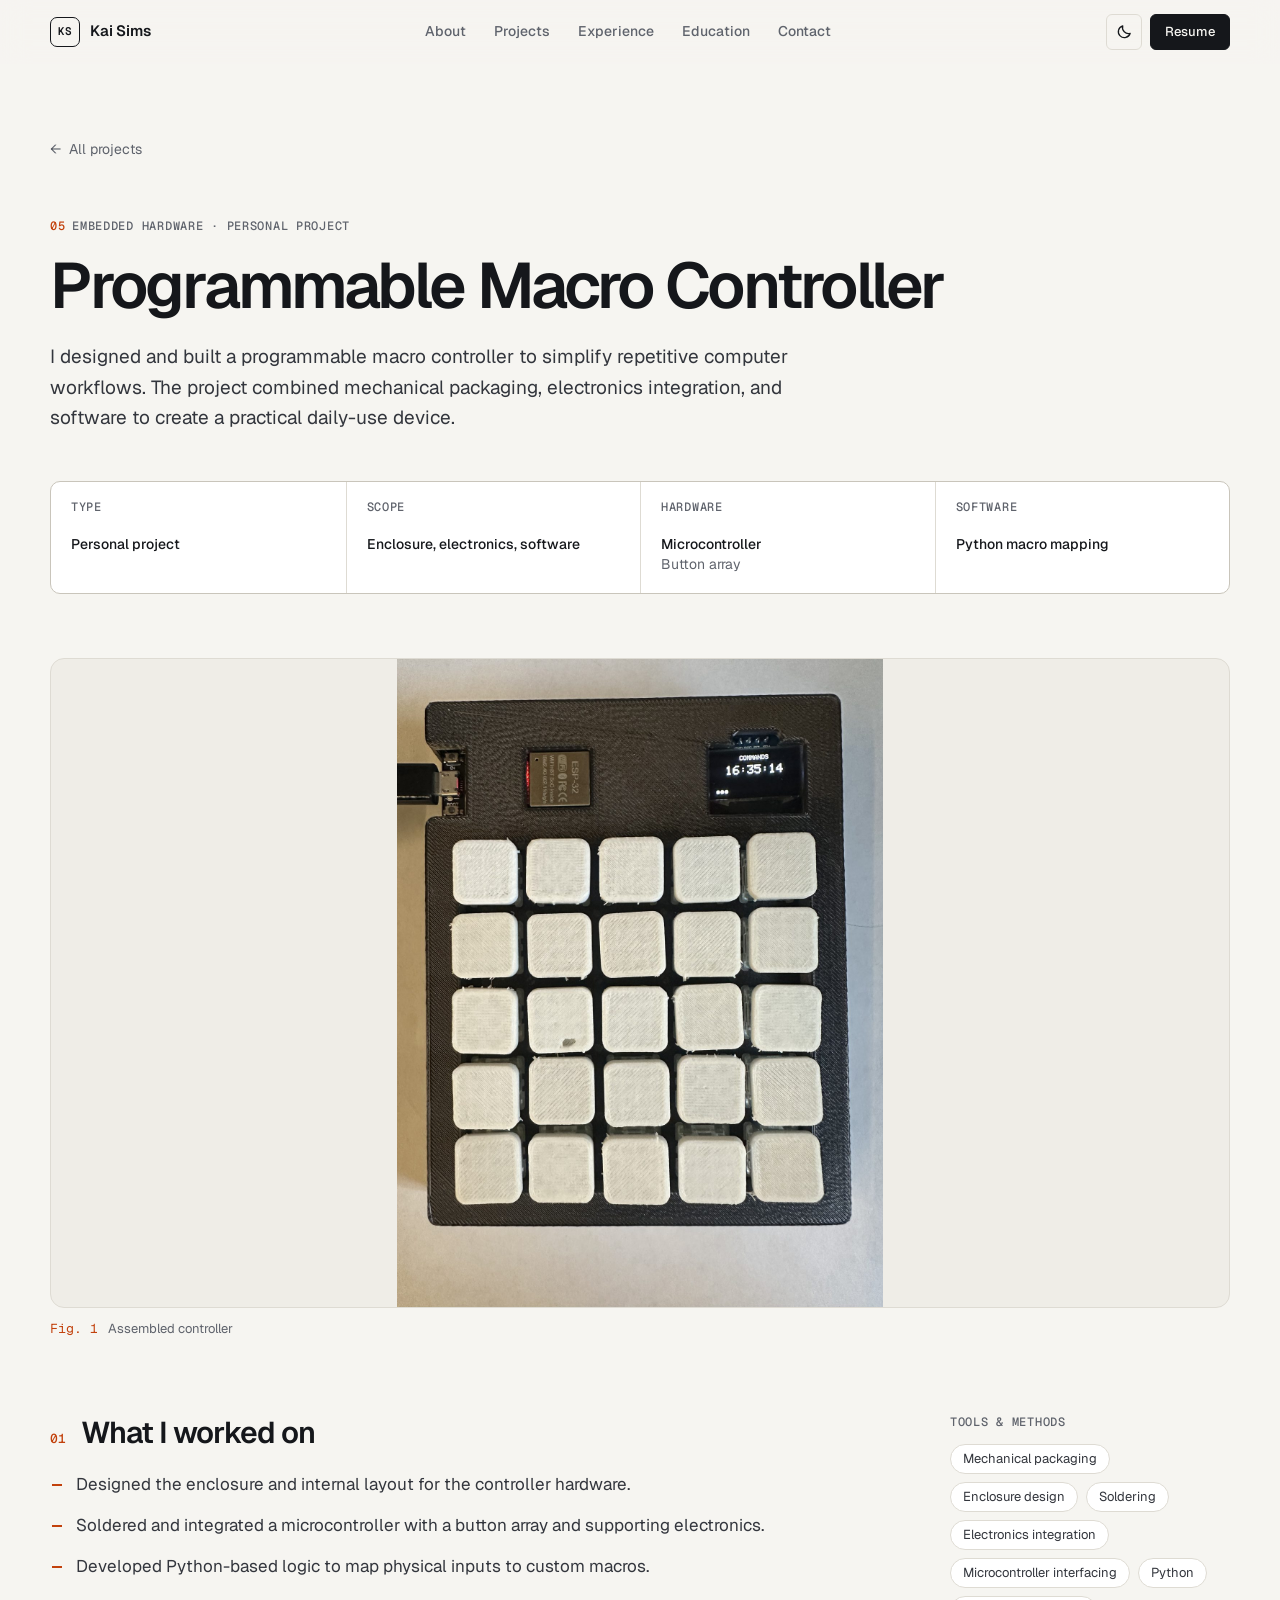
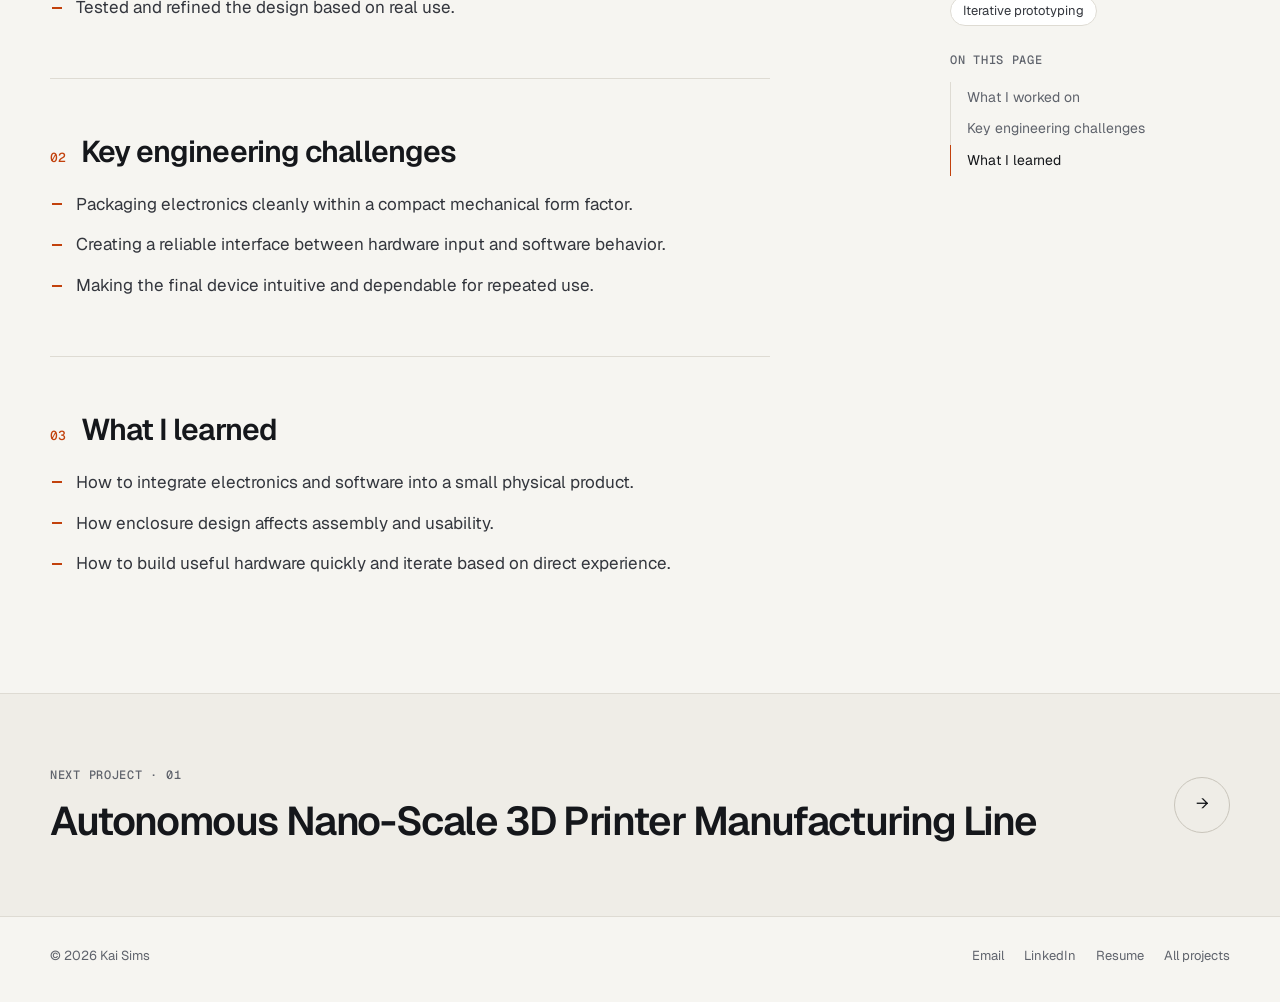
<file: projects/macro-controller.html>
<!DOCTYPE html>
<html lang="en">
<head>
  <meta charset="UTF-8" />
  <meta name="viewport" content="width=device-width, initial-scale=1.0" />
  <title>Programmable Macro Controller — Kai Sims</title>
  <meta name="description" content="A custom programmable macro controller combining mechanical packaging, electronics integration, and software to automate repetitive workflows." />
  <meta name="theme-color" content="#f6f5f1" media="(prefers-color-scheme: light)" />
  <meta name="theme-color" content="#0e0f11" media="(prefers-color-scheme: dark)" />
  <meta property="og:type" content="article" />
  <meta property="og:title" content="Programmable Macro Controller — Kai Sims" />
  <meta property="og:description" content="A custom programmable macro controller combining mechanical packaging, electronics integration, and software to automate repetitive workflows." />
  <meta property="og:image" content="https://kai-sims.github.io/images/macro-controller.jpg" />
  <link rel="icon" href="../favicon.svg" type="image/svg+xml" />
  <link rel="preconnect" href="https://fonts.googleapis.com" />
  <link rel="preconnect" href="https://fonts.gstatic.com" crossorigin />
  <link href="https://fonts.googleapis.com/css2?family=Geist:wght@400;500;600&family=Geist+Mono:wght@400;500;600&display=swap" rel="stylesheet" />
  <link rel="stylesheet" href="../style.css" />
  <script>
    document.documentElement.classList.add("js");
    try { var t = localStorage.getItem("theme"); if (t) document.documentElement.setAttribute("data-theme", t); } catch (e) {}
  </script>
</head>
<body>
  <a class="skip-link" href="#main">Skip to content</a>

  <header class="nav">
    <div class="container nav-inner">
      <a class="brand" href="../index.html" aria-label="Kai Sims, home">
        <span class="brand-mark" aria-hidden="true">KS</span>
        Kai Sims
      </a>

      <nav class="nav-links" id="nav-links" aria-label="Primary">
        <a href="../index.html#about">About</a>
        <a href="../index.html#projects">Projects</a>
        <a href="../index.html#experience">Experience</a>
        <a href="../index.html#education">Education</a>
        <a href="../index.html#contact">Contact</a>
        <a class="mobile-only" href="../resume.pdf" target="_blank" rel="noopener">Resume ↗</a>
      </nav>

      <div class="nav-actions">
        <button class="icon-button theme-toggle" type="button" aria-label="Toggle dark mode">
          <svg class="icon-moon" viewBox="0 0 24 24" fill="none" stroke="currentColor" stroke-width="1.8" stroke-linecap="round" stroke-linejoin="round"><path d="M20 14.5A8.5 8.5 0 0 1 9.5 4 8.5 8.5 0 1 0 20 14.5z"/></svg>
          <svg class="icon-sun" viewBox="0 0 24 24" fill="none" stroke="currentColor" stroke-width="1.8" stroke-linecap="round"><circle cx="12" cy="12" r="4"/><path d="M12 2.5v2M12 19.5v2M4.6 4.6l1.4 1.4M18 18l1.4 1.4M2.5 12h2M19.5 12h2M4.6 19.4L6 18M18 6l1.4-1.4"/></svg>
        </button>
        <a class="button small primary" href="../resume.pdf" target="_blank" rel="noopener">Resume</a>
        <button class="icon-button menu-toggle" type="button" aria-label="Menu" aria-controls="nav-links" aria-expanded="false">
          <svg class="icon-menu" viewBox="0 0 24 24" fill="none" stroke="currentColor" stroke-width="1.8" stroke-linecap="round"><path d="M4 7h16M4 12h16M4 17h16"/></svg>
          <svg class="icon-close" viewBox="0 0 24 24" fill="none" stroke="currentColor" stroke-width="1.8" stroke-linecap="round"><path d="M6 6l12 12M18 6L6 18"/></svg>
        </button>
      </div>
    </div>
  </header>

  <main id="main">
    <header class="project-header">
      <div class="container">
        <a class="breadcrumb" href="../index.html#projects"><span class="arrow">←</span> All projects</a>
        <span class="label"><span class="accent">05</span>&ensp;Embedded hardware · Personal project</span>
        <h1>Programmable Macro Controller</h1>
        <p class="project-lede">
          I designed and built a programmable macro controller to simplify repetitive computer workflows. The project combined mechanical packaging, electronics integration, and software to create a practical daily-use device.
        </p>

        <dl class="title-block">
          <div>
            <dt class="label">Type</dt>
            <dd>Personal project</dd>
          </div>
          <div>
            <dt class="label">Scope</dt>
            <dd>Enclosure, electronics, software</dd>
          </div>
          <div>
            <dt class="label">Hardware</dt>
            <dd>Microcontroller<span>Button array</span></dd>
          </div>
          <div>
            <dt class="label">Software</dt>
            <dd>Python macro mapping</dd>
          </div>
        </dl>
      </div>
    </header>

    <figure class="project-hero container figure photo">
      <div class="figure-frame"><img src="../images/macro-controller.jpg" alt="Programmable macro controller with a 5 by 5 key grid and OLED display" width="1350" height="1800" /></div>
      <figcaption><span class="mono">Fig. 1</span><span>Assembled controller</span></figcaption>
    </figure>

    <div class="project-layout container">
      <article class="prose">
        <section id="work">
          <h2><span class="mono">01</span>What I worked on</h2>
          <ul>
            <li>Designed the enclosure and internal layout for the controller hardware.</li>
            <li>Soldered and integrated a microcontroller with a button array and supporting electronics.</li>
            <li>Developed Python-based logic to map physical inputs to custom macros.</li>
            <li>Tested and refined the design based on real use.</li>
          </ul>
        </section>
        <section id="challenges">
          <h2><span class="mono">02</span>Key engineering challenges</h2>
          <ul>
            <li>Packaging electronics cleanly within a compact mechanical form factor.</li>
            <li>Creating a reliable interface between hardware input and software behavior.</li>
            <li>Making the final device intuitive and dependable for repeated use.</li>
          </ul>
        </section>
        <section id="learned">
          <h2><span class="mono">03</span>What I learned</h2>
          <ul>
            <li>How to integrate electronics and software into a small physical product.</li>
            <li>How enclosure design affects assembly and usability.</li>
            <li>How to build useful hardware quickly and iterate based on direct experience.</li>
          </ul>
        </section>
      </article>

      <aside class="project-aside">
        <div class="aside-block">
          <h2>Tools &amp; methods</h2>
          <ul class="chip-row">
            <li class="chip">Mechanical packaging</li>
            <li class="chip">Enclosure design</li>
            <li class="chip">Soldering</li>
            <li class="chip">Electronics integration</li>
            <li class="chip">Microcontroller interfacing</li>
            <li class="chip">Python</li>
            <li class="chip">Iterative prototyping</li>
          </ul>
        </div>

        <nav class="aside-block toc-block" aria-label="On this page">
          <h2>On this page</h2>
          <ol class="toc">
            <li><a href="#work">What I worked on</a></li>
            <li><a href="#challenges">Key engineering challenges</a></li>
            <li><a href="#learned">What I learned</a></li>
          </ol>
        </nav>
      </aside>
    </div>

    <a class="next-project" href="nano-printer.html">
      <div class="container next-inner">
        <div>
          <span class="label">Next project · 01</span>
          <h2>Autonomous Nano-Scale 3D Printer Manufacturing Line</h2>
        </div>
        <span class="next-arrow" aria-hidden="true">→</span>
      </div>
    </a>
  </main>

  <footer class="site-footer">
    <div class="container footer-inner">
      <p>© <span data-year>2026</span> Kai Sims</p>
      <div class="footer-links">
        <a href="mailto:kaijpsims@gmail.com">Email</a>
        <a href="https://www.linkedin.com/in/kai-j-sims/" target="_blank" rel="noopener noreferrer">LinkedIn</a>
        <a href="../resume.pdf" target="_blank" rel="noopener">Resume</a>
        <a href="../index.html#projects">All projects</a>
      </div>
    </div>
  </footer>

  <script src="../main.js" defer></script>
</body>
</html>
</file>
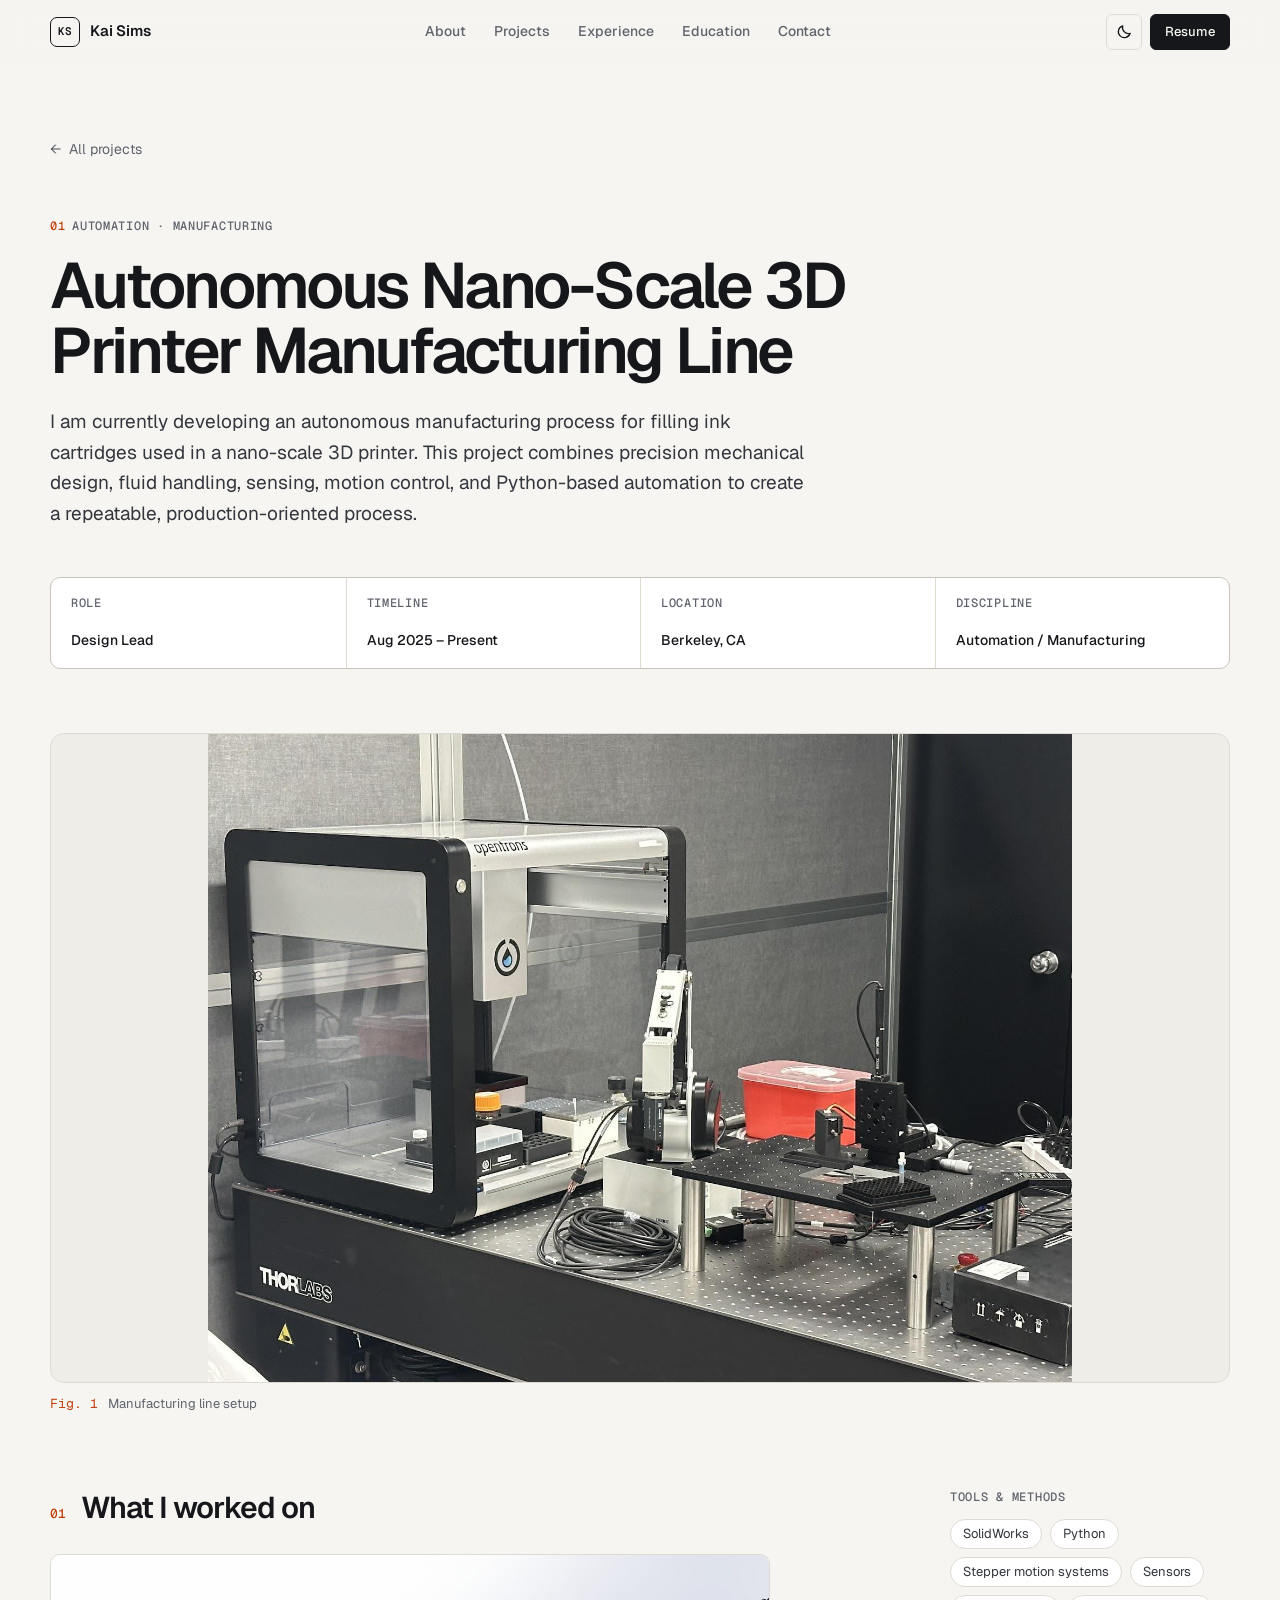
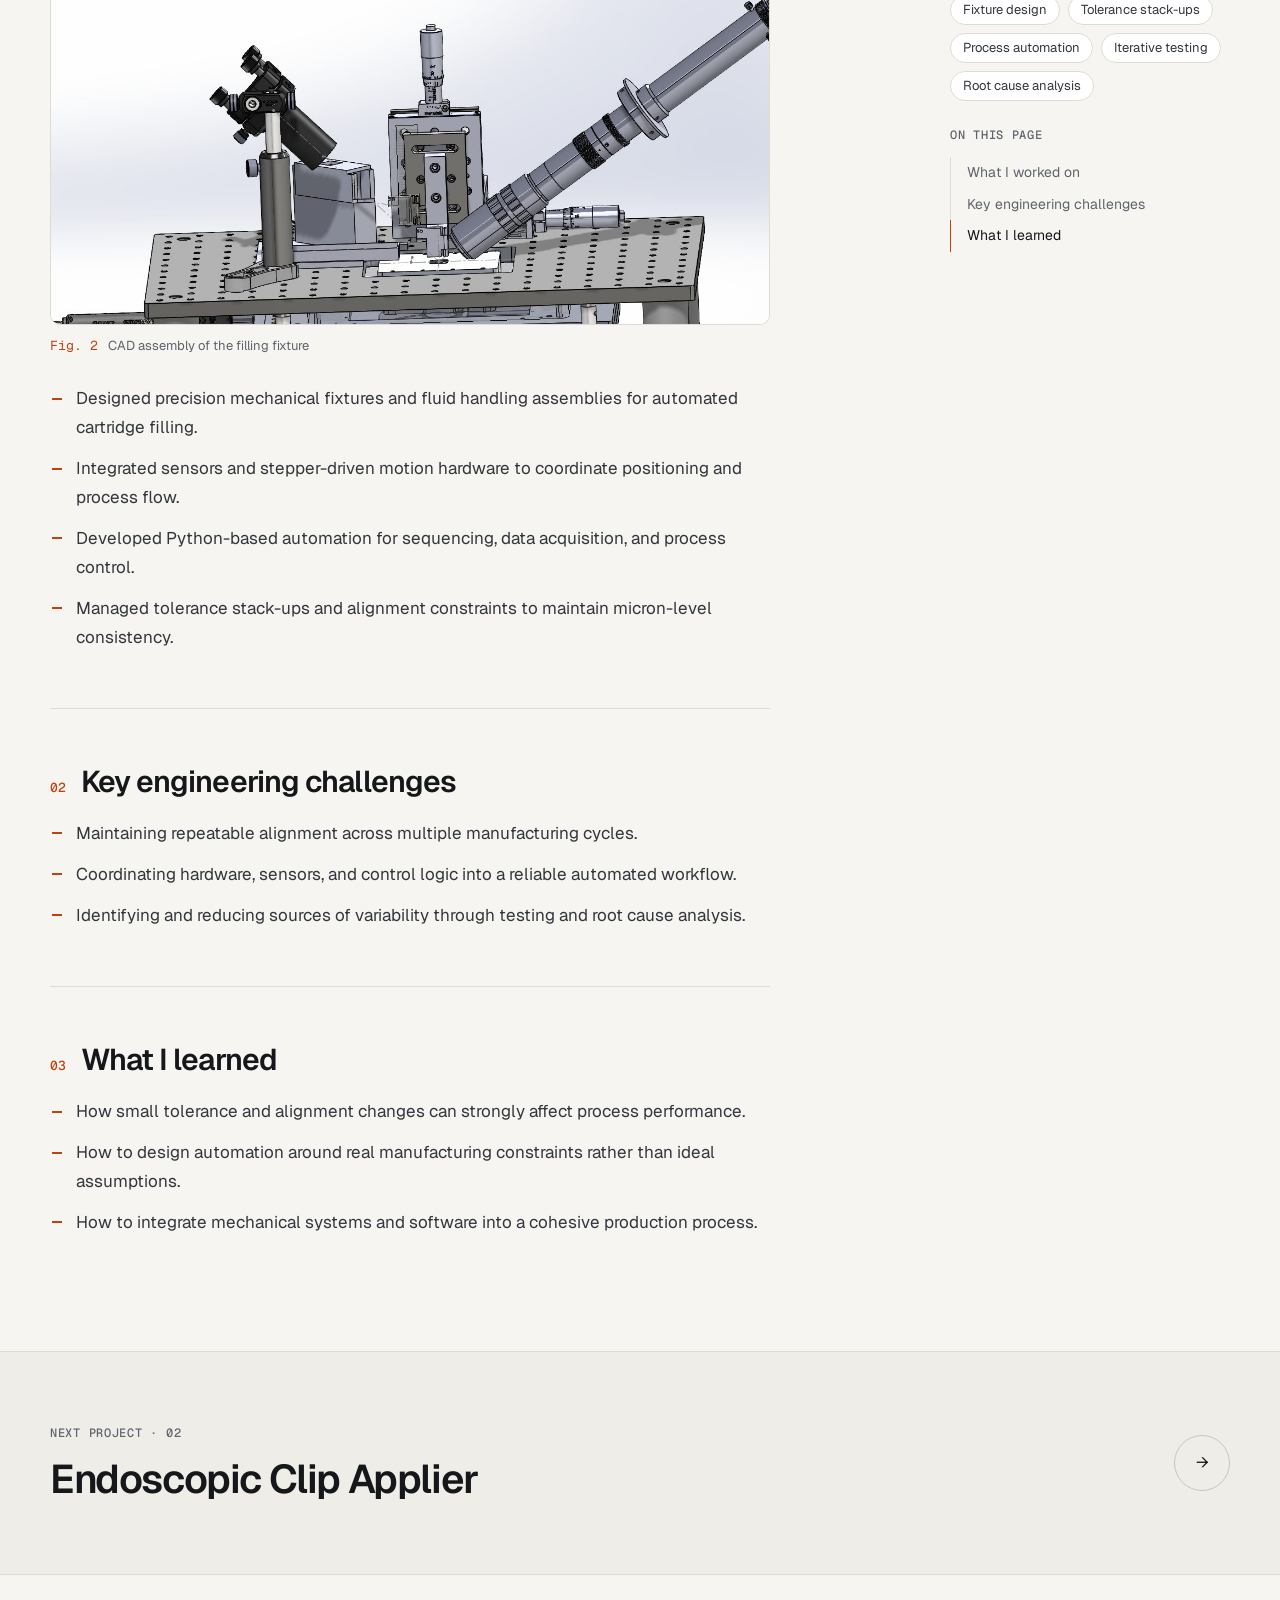
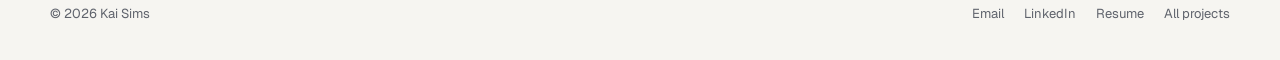
<file: projects/nano-printer.html>
<!DOCTYPE html>
<html lang="en">
<head>
  <meta charset="UTF-8" />
  <meta name="viewport" content="width=device-width, initial-scale=1.0" />
  <title>Autonomous Nano-Scale 3D Printer Manufacturing Line — Kai Sims</title>
  <meta name="description" content="An autonomous manufacturing process for filling nano-scale 3D printer ink cartridges: precision fixtures, fluid handling, sensing, motion control, and Python automation." />
  <meta name="theme-color" content="#f6f5f1" media="(prefers-color-scheme: light)" />
  <meta name="theme-color" content="#0e0f11" media="(prefers-color-scheme: dark)" />
  <meta property="og:type" content="article" />
  <meta property="og:title" content="Autonomous Nano-Scale 3D Printer Manufacturing Line — Kai Sims" />
  <meta property="og:description" content="An autonomous manufacturing process for filling nano-scale 3D printer ink cartridges: precision fixtures, fluid handling, sensing, motion control, and Python automation." />
  <meta property="og:image" content="https://kai-sims.github.io/images/nano-printer.jpg" />
  <link rel="icon" href="../favicon.svg" type="image/svg+xml" />
  <link rel="preconnect" href="https://fonts.googleapis.com" />
  <link rel="preconnect" href="https://fonts.gstatic.com" crossorigin />
  <link href="https://fonts.googleapis.com/css2?family=Geist:wght@400;500;600&family=Geist+Mono:wght@400;500;600&display=swap" rel="stylesheet" />
  <link rel="stylesheet" href="../style.css" />
  <script>
    document.documentElement.classList.add("js");
    try { var t = localStorage.getItem("theme"); if (t) document.documentElement.setAttribute("data-theme", t); } catch (e) {}
  </script>
</head>
<body>
  <a class="skip-link" href="#main">Skip to content</a>

  <header class="nav">
    <div class="container nav-inner">
      <a class="brand" href="../index.html" aria-label="Kai Sims, home">
        <span class="brand-mark" aria-hidden="true">KS</span>
        Kai Sims
      </a>

      <nav class="nav-links" id="nav-links" aria-label="Primary">
        <a href="../index.html#about">About</a>
        <a href="../index.html#projects">Projects</a>
        <a href="../index.html#experience">Experience</a>
        <a href="../index.html#education">Education</a>
        <a href="../index.html#contact">Contact</a>
        <a class="mobile-only" href="../resume.pdf" target="_blank" rel="noopener">Resume ↗</a>
      </nav>

      <div class="nav-actions">
        <button class="icon-button theme-toggle" type="button" aria-label="Toggle dark mode">
          <svg class="icon-moon" viewBox="0 0 24 24" fill="none" stroke="currentColor" stroke-width="1.8" stroke-linecap="round" stroke-linejoin="round"><path d="M20 14.5A8.5 8.5 0 0 1 9.5 4 8.5 8.5 0 1 0 20 14.5z"/></svg>
          <svg class="icon-sun" viewBox="0 0 24 24" fill="none" stroke="currentColor" stroke-width="1.8" stroke-linecap="round"><circle cx="12" cy="12" r="4"/><path d="M12 2.5v2M12 19.5v2M4.6 4.6l1.4 1.4M18 18l1.4 1.4M2.5 12h2M19.5 12h2M4.6 19.4L6 18M18 6l1.4-1.4"/></svg>
        </button>
        <a class="button small primary" href="../resume.pdf" target="_blank" rel="noopener">Resume</a>
        <button class="icon-button menu-toggle" type="button" aria-label="Menu" aria-controls="nav-links" aria-expanded="false">
          <svg class="icon-menu" viewBox="0 0 24 24" fill="none" stroke="currentColor" stroke-width="1.8" stroke-linecap="round"><path d="M4 7h16M4 12h16M4 17h16"/></svg>
          <svg class="icon-close" viewBox="0 0 24 24" fill="none" stroke="currentColor" stroke-width="1.8" stroke-linecap="round"><path d="M6 6l12 12M18 6L6 18"/></svg>
        </button>
      </div>
    </div>
  </header>

  <main id="main">
    <header class="project-header">
      <div class="container">
        <a class="breadcrumb" href="../index.html#projects"><span class="arrow">←</span> All projects</a>
        <span class="label"><span class="accent">01</span>&ensp;Automation · Manufacturing</span>
        <h1>Autonomous Nano-Scale 3D Printer Manufacturing Line</h1>
        <p class="project-lede">
          I am currently developing an autonomous manufacturing process for filling ink cartridges used in a nano-scale 3D printer. This project combines precision mechanical design, fluid handling, sensing, motion control, and Python-based automation to create a repeatable, production-oriented process.
        </p>

        <dl class="title-block">
          <div>
            <dt class="label">Role</dt>
            <dd>Design Lead</dd>
          </div>
          <div>
            <dt class="label">Timeline</dt>
            <dd>Aug 2025 – Present</dd>
          </div>
          <div>
            <dt class="label">Location</dt>
            <dd>Berkeley, CA</dd>
          </div>
          <div>
            <dt class="label">Discipline</dt>
            <dd>Automation / Manufacturing</dd>
          </div>
        </dl>
      </div>
    </header>

    <figure class="project-hero container figure photo">
      <div class="figure-frame"><img src="../images/nano-printer.jpg" alt="Automated ink cartridge filling cell on an optical table" width="1600" height="1200" /></div>
      <figcaption><span class="mono">Fig. 1</span><span>Manufacturing line setup</span></figcaption>
    </figure>

    <div class="project-layout container">
      <article class="prose">
        <section id="work">
          <h2><span class="mono">01</span>What I worked on</h2>
          <figure class="figure">
            <div class="figure-frame"><img src="../images/nano-printer-CAD.jpg" alt="SolidWorks assembly of the cartridge filling fixture and optics" width="1309" height="673" loading="lazy" /></div>
            <figcaption><span class="mono">Fig. 2</span><span>CAD assembly of the filling fixture</span></figcaption>
          </figure>
          <ul>
            <li>Designed precision mechanical fixtures and fluid handling assemblies for automated cartridge filling.</li>
            <li>Integrated sensors and stepper-driven motion hardware to coordinate positioning and process flow.</li>
            <li>Developed Python-based automation for sequencing, data acquisition, and process control.</li>
            <li>Managed tolerance stack-ups and alignment constraints to maintain micron-level consistency.</li>
          </ul>
        </section>
        <section id="challenges">
          <h2><span class="mono">02</span>Key engineering challenges</h2>
          <ul>
            <li>Maintaining repeatable alignment across multiple manufacturing cycles.</li>
            <li>Coordinating hardware, sensors, and control logic into a reliable automated workflow.</li>
            <li>Identifying and reducing sources of variability through testing and root cause analysis.</li>
          </ul>
        </section>
        <section id="learned">
          <h2><span class="mono">03</span>What I learned</h2>
          <ul>
            <li>How small tolerance and alignment changes can strongly affect process performance.</li>
            <li>How to design automation around real manufacturing constraints rather than ideal assumptions.</li>
            <li>How to integrate mechanical systems and software into a cohesive production process.</li>
          </ul>
        </section>
      </article>

      <aside class="project-aside">
        <div class="aside-block">
          <h2>Tools &amp; methods</h2>
          <ul class="chip-row">
            <li class="chip">SolidWorks</li>
            <li class="chip">Python</li>
            <li class="chip">Stepper motion systems</li>
            <li class="chip">Sensors</li>
            <li class="chip">Fixture design</li>
            <li class="chip">Tolerance stack-ups</li>
            <li class="chip">Process automation</li>
            <li class="chip">Iterative testing</li>
            <li class="chip">Root cause analysis</li>
          </ul>
        </div>

        <nav class="aside-block toc-block" aria-label="On this page">
          <h2>On this page</h2>
          <ol class="toc">
            <li><a href="#work">What I worked on</a></li>
            <li><a href="#challenges">Key engineering challenges</a></li>
            <li><a href="#learned">What I learned</a></li>
          </ol>
        </nav>
      </aside>
    </div>

    <a class="next-project" href="clip-applier.html">
      <div class="container next-inner">
        <div>
          <span class="label">Next project · 02</span>
          <h2>Endoscopic Clip Applier</h2>
        </div>
        <span class="next-arrow" aria-hidden="true">→</span>
      </div>
    </a>
  </main>

  <footer class="site-footer">
    <div class="container footer-inner">
      <p>© <span data-year>2026</span> Kai Sims</p>
      <div class="footer-links">
        <a href="mailto:kaijpsims@gmail.com">Email</a>
        <a href="https://www.linkedin.com/in/kai-j-sims/" target="_blank" rel="noopener noreferrer">LinkedIn</a>
        <a href="../resume.pdf" target="_blank" rel="noopener">Resume</a>
        <a href="../index.html#projects">All projects</a>
      </div>
    </div>
  </footer>

  <script src="../main.js" defer></script>
</body>
</html>
</file>
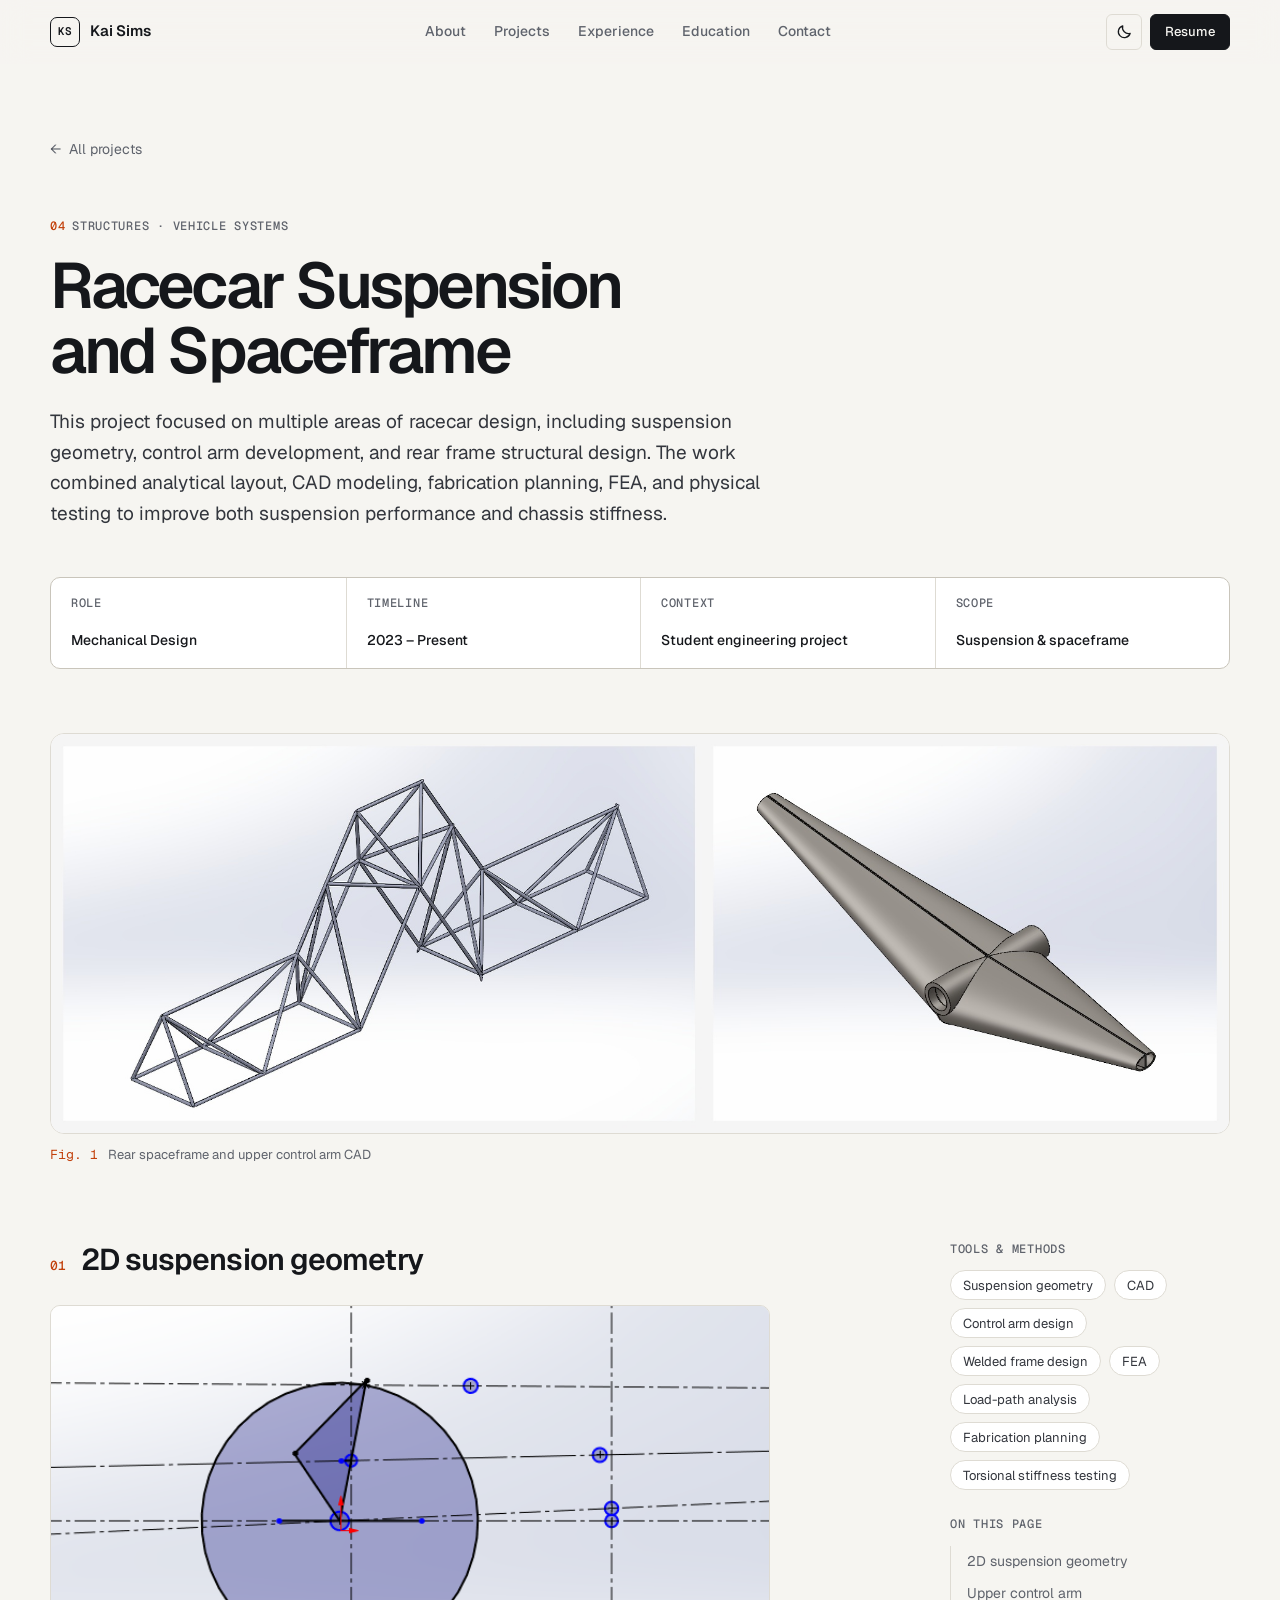
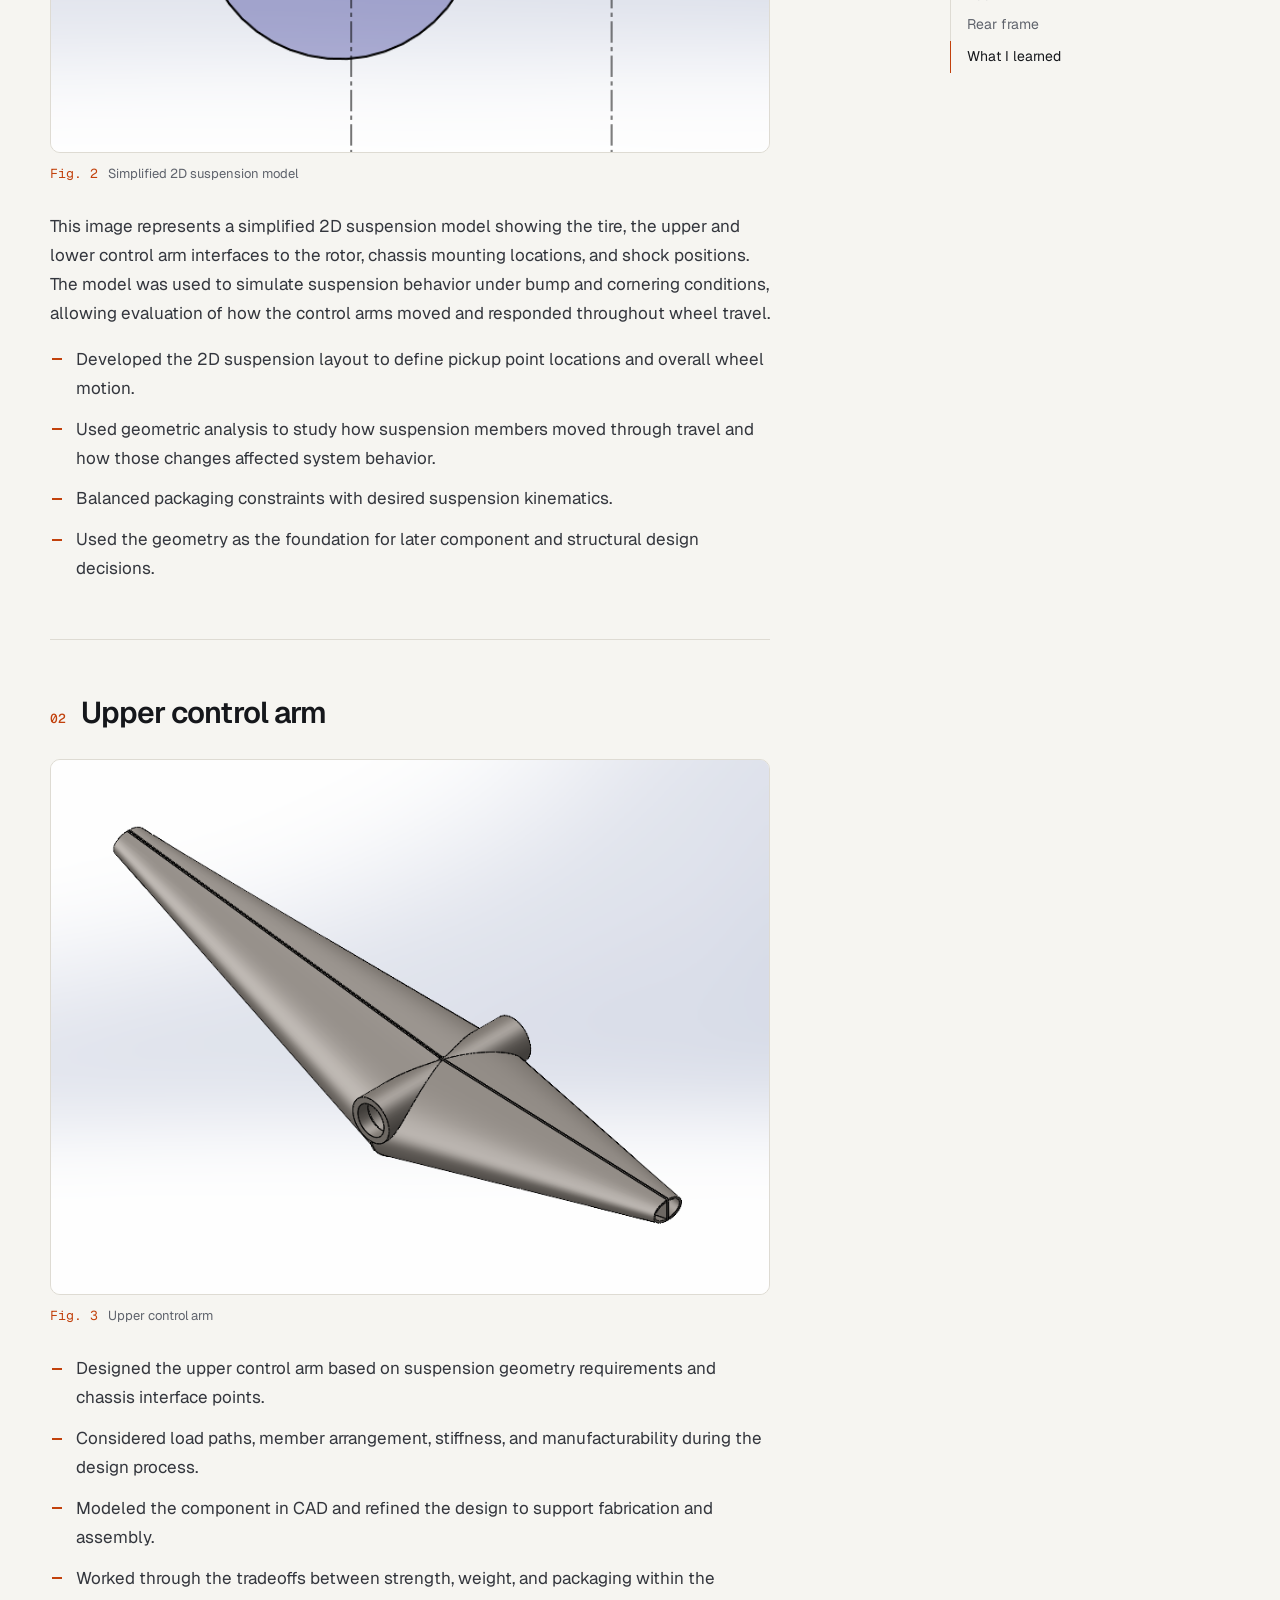
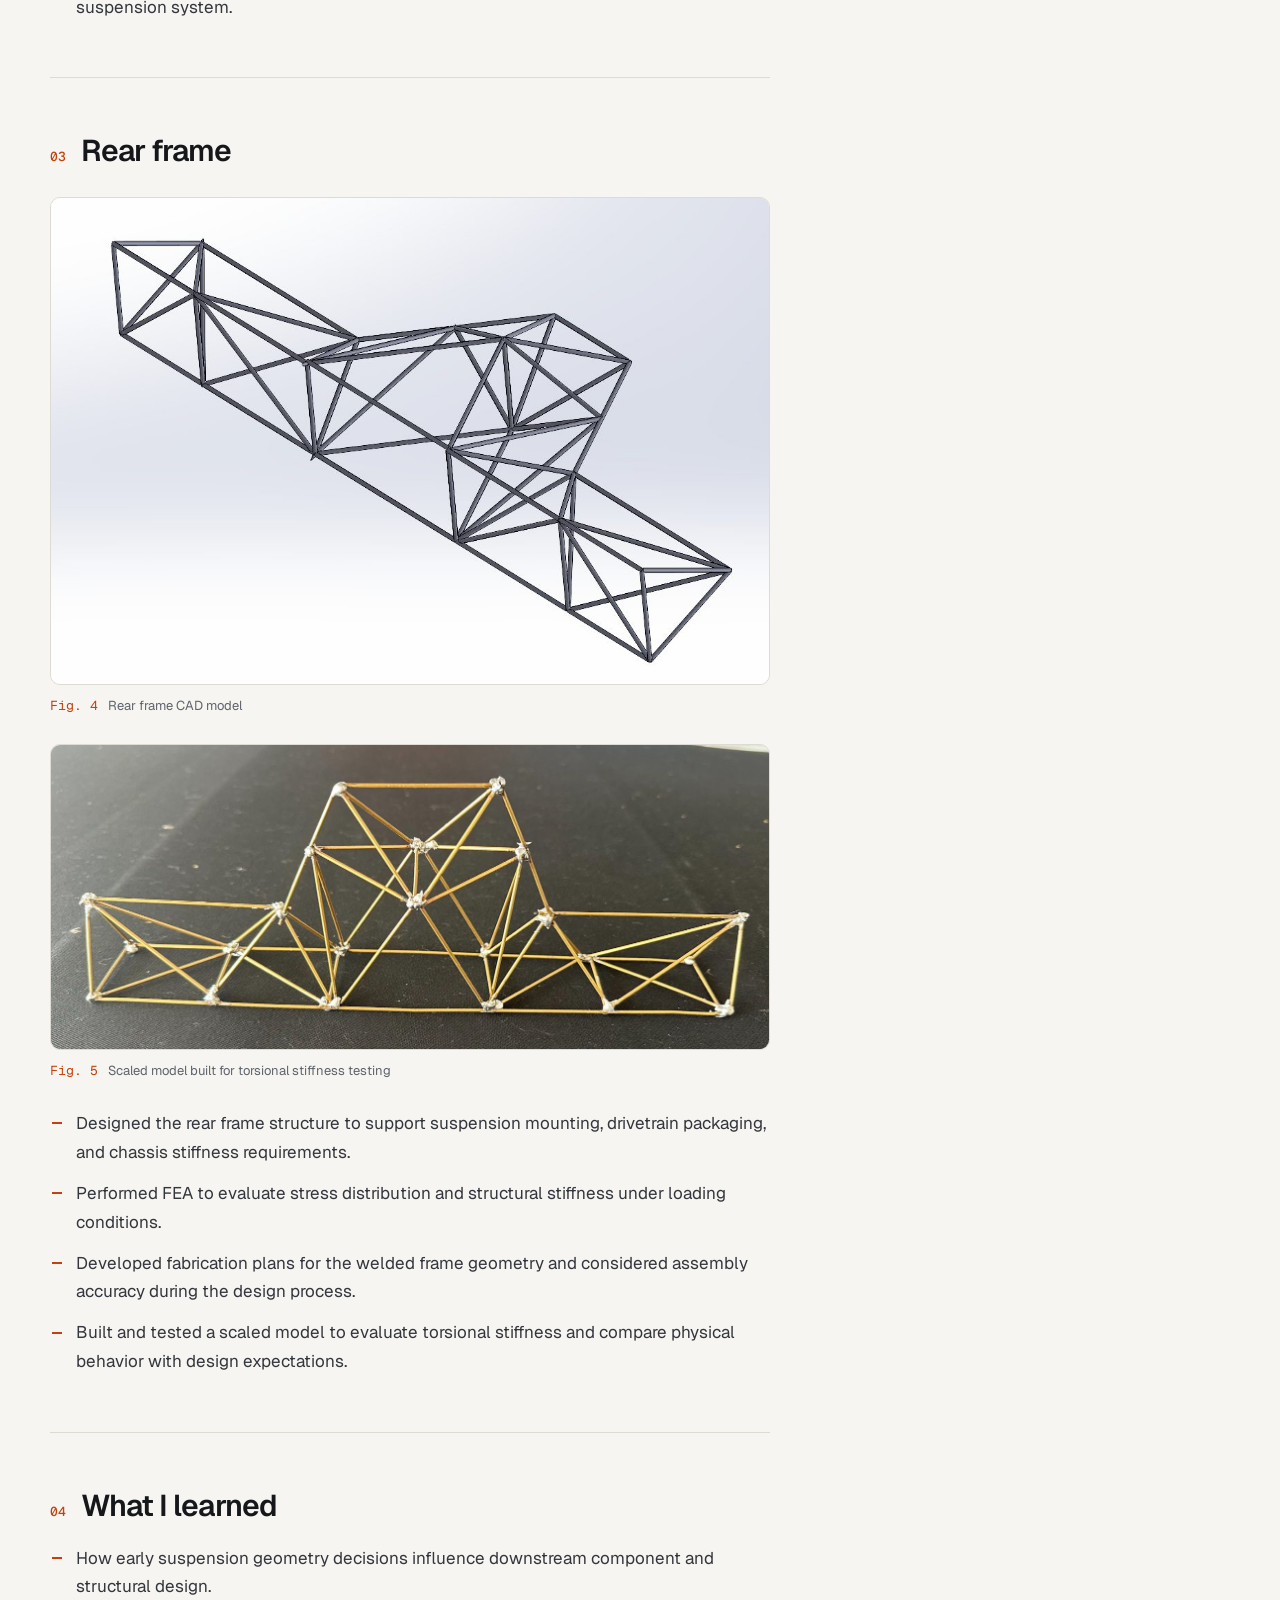
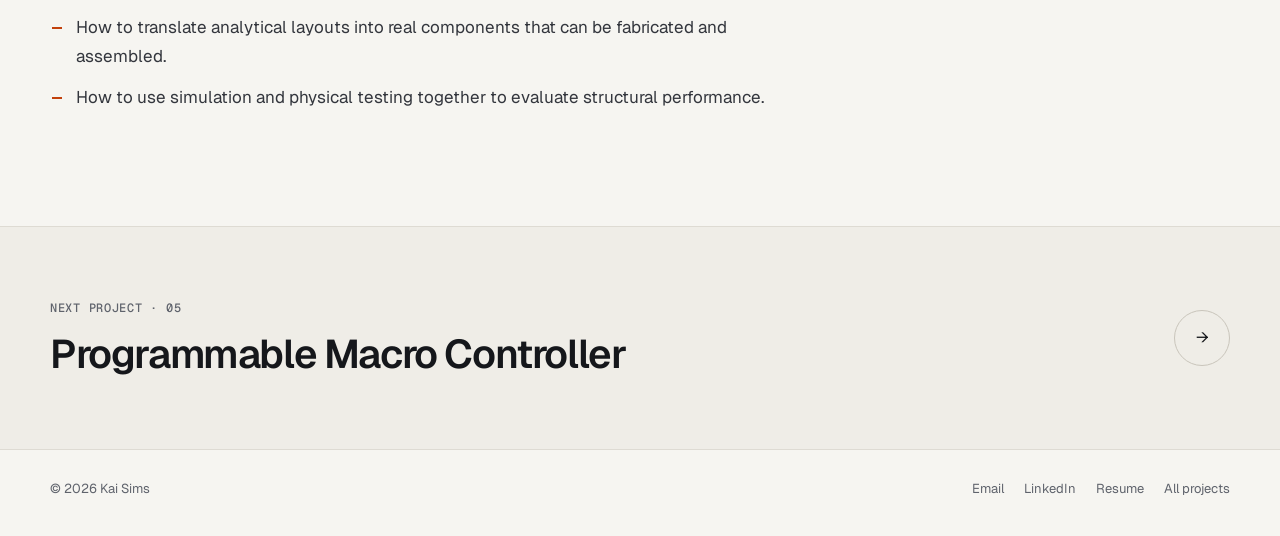
<file: projects/racecar.html>
<!DOCTYPE html>
<html lang="en">
<head>
  <meta charset="UTF-8" />
  <meta name="viewport" content="width=device-width, initial-scale=1.0" />
  <title>Racecar Suspension and Spaceframe — Kai Sims</title>
  <meta name="description" content="Suspension geometry, upper control arm, and rear spaceframe design using analytical layout, CAD, FEA, fabrication planning, and physical testing." />
  <meta name="theme-color" content="#f6f5f1" media="(prefers-color-scheme: light)" />
  <meta name="theme-color" content="#0e0f11" media="(prefers-color-scheme: dark)" />
  <meta property="og:type" content="article" />
  <meta property="og:title" content="Racecar Suspension and Spaceframe — Kai Sims" />
  <meta property="og:description" content="Suspension geometry, upper control arm, and rear spaceframe design using analytical layout, CAD, FEA, fabrication planning, and physical testing." />
  <meta property="og:image" content="https://kai-sims.github.io/images/racecar.jpg" />
  <link rel="icon" href="../favicon.svg" type="image/svg+xml" />
  <link rel="preconnect" href="https://fonts.googleapis.com" />
  <link rel="preconnect" href="https://fonts.gstatic.com" crossorigin />
  <link href="https://fonts.googleapis.com/css2?family=Geist:wght@400;500;600&family=Geist+Mono:wght@400;500;600&display=swap" rel="stylesheet" />
  <link rel="stylesheet" href="../style.css" />
  <script>
    document.documentElement.classList.add("js");
    try { var t = localStorage.getItem("theme"); if (t) document.documentElement.setAttribute("data-theme", t); } catch (e) {}
  </script>
</head>
<body>
  <a class="skip-link" href="#main">Skip to content</a>

  <header class="nav">
    <div class="container nav-inner">
      <a class="brand" href="../index.html" aria-label="Kai Sims, home">
        <span class="brand-mark" aria-hidden="true">KS</span>
        Kai Sims
      </a>

      <nav class="nav-links" id="nav-links" aria-label="Primary">
        <a href="../index.html#about">About</a>
        <a href="../index.html#projects">Projects</a>
        <a href="../index.html#experience">Experience</a>
        <a href="../index.html#education">Education</a>
        <a href="../index.html#contact">Contact</a>
        <a class="mobile-only" href="../resume.pdf" target="_blank" rel="noopener">Resume ↗</a>
      </nav>

      <div class="nav-actions">
        <button class="icon-button theme-toggle" type="button" aria-label="Toggle dark mode">
          <svg class="icon-moon" viewBox="0 0 24 24" fill="none" stroke="currentColor" stroke-width="1.8" stroke-linecap="round" stroke-linejoin="round"><path d="M20 14.5A8.5 8.5 0 0 1 9.5 4 8.5 8.5 0 1 0 20 14.5z"/></svg>
          <svg class="icon-sun" viewBox="0 0 24 24" fill="none" stroke="currentColor" stroke-width="1.8" stroke-linecap="round"><circle cx="12" cy="12" r="4"/><path d="M12 2.5v2M12 19.5v2M4.6 4.6l1.4 1.4M18 18l1.4 1.4M2.5 12h2M19.5 12h2M4.6 19.4L6 18M18 6l1.4-1.4"/></svg>
        </button>
        <a class="button small primary" href="../resume.pdf" target="_blank" rel="noopener">Resume</a>
        <button class="icon-button menu-toggle" type="button" aria-label="Menu" aria-controls="nav-links" aria-expanded="false">
          <svg class="icon-menu" viewBox="0 0 24 24" fill="none" stroke="currentColor" stroke-width="1.8" stroke-linecap="round"><path d="M4 7h16M4 12h16M4 17h16"/></svg>
          <svg class="icon-close" viewBox="0 0 24 24" fill="none" stroke="currentColor" stroke-width="1.8" stroke-linecap="round"><path d="M6 6l12 12M18 6L6 18"/></svg>
        </button>
      </div>
    </div>
  </header>

  <main id="main">
    <header class="project-header">
      <div class="container">
        <a class="breadcrumb" href="../index.html#projects"><span class="arrow">←</span> All projects</a>
        <span class="label"><span class="accent">04</span>&ensp;Structures · Vehicle systems</span>
        <h1>Racecar Suspension and Spaceframe</h1>
        <p class="project-lede">
          This project focused on multiple areas of racecar design, including suspension geometry, control arm development, and rear frame structural design. The work combined analytical layout, CAD modeling, fabrication planning, FEA, and physical testing to improve both suspension performance and chassis stiffness.
        </p>

        <dl class="title-block">
          <div>
            <dt class="label">Role</dt>
            <dd>Mechanical Design</dd>
          </div>
          <div>
            <dt class="label">Timeline</dt>
            <dd>2023 – Present</dd>
          </div>
          <div>
            <dt class="label">Context</dt>
            <dd>Student engineering project</dd>
          </div>
          <div>
            <dt class="label">Scope</dt>
            <dd>Suspension &amp; spaceframe</dd>
          </div>
        </dl>
      </div>
    </header>

    <figure class="project-hero container figure">
      <div class="figure-frame"><img src="../images/racecar.jpg" alt="CAD models of the racecar rear spaceframe and upper control arm" width="1912" height="648" /></div>
      <figcaption><span class="mono">Fig. 1</span><span>Rear spaceframe and upper control arm CAD</span></figcaption>
    </figure>

    <div class="project-layout container">
      <article class="prose">
        <section id="geometry">
          <h2><span class="mono">01</span>2D suspension geometry</h2>
          <figure class="figure">
            <div class="figure-frame"><img src="../images/racecar-2d.jpg" alt="2D suspension geometry layout" width="670" height="416" loading="lazy" /></div>
            <figcaption><span class="mono">Fig. 2</span><span>Simplified 2D suspension model</span></figcaption>
          </figure>
          <p>This image represents a simplified 2D suspension model showing the tire, the upper and lower control arm interfaces to the rotor, chassis mounting locations, and shock positions. The model was used to simulate suspension behavior under bump and cornering conditions, allowing evaluation of how the control arms moved and responded throughout wheel travel.</p>
          <ul>
            <li>Developed the 2D suspension layout to define pickup point locations and overall wheel motion.</li>
            <li>Used geometric analysis to study how suspension members moved through travel and how those changes affected system behavior.</li>
            <li>Balanced packaging constraints with desired suspension kinematics.</li>
            <li>Used the geometry as the foundation for later component and structural design decisions.</li>
          </ul>
        </section>
        <section id="uca">
          <h2><span class="mono">02</span>Upper control arm</h2>
          <figure class="figure">
            <div class="figure-frame"><img src="../images/racecar-uca.jpg" alt="Upper control arm CAD model" width="817" height="608" loading="lazy" /></div>
            <figcaption><span class="mono">Fig. 3</span><span>Upper control arm</span></figcaption>
          </figure>
          <ul>
            <li>Designed the upper control arm based on suspension geometry requirements and chassis interface points.</li>
            <li>Considered load paths, member arrangement, stiffness, and manufacturability during the design process.</li>
            <li>Modeled the component in CAD and refined the design to support fabrication and assembly.</li>
            <li>Worked through the tradeoffs between strength, weight, and packaging within the suspension system.</li>
          </ul>
        </section>
        <section id="rear-frame">
          <h2><span class="mono">03</span>Rear frame</h2>
          <figure class="figure">
            <div class="figure-frame"><img src="../images/racecar-rear-frame-CAD.jpg" alt="Rear frame CAD model" width="1043" height="706" loading="lazy" /></div>
            <figcaption><span class="mono">Fig. 4</span><span>Rear frame CAD model</span></figcaption>
          </figure>
          <figure class="figure">
            <div class="figure-frame"><img src="../images/racecar-rear-frame.jpg" alt="Scaled brass-rod model of the rear frame built for torsional stiffness testing" width="1452" height="613" loading="lazy" /></div>
            <figcaption><span class="mono">Fig. 5</span><span>Scaled model built for torsional stiffness testing</span></figcaption>
          </figure>
          <ul>
            <li>Designed the rear frame structure to support suspension mounting, drivetrain packaging, and chassis stiffness requirements.</li>
            <li>Performed FEA to evaluate stress distribution and structural stiffness under loading conditions.</li>
            <li>Developed fabrication plans for the welded frame geometry and considered assembly accuracy during the design process.</li>
            <li>Built and tested a scaled model to evaluate torsional stiffness and compare physical behavior with design expectations.</li>
          </ul>
        </section>
        <section id="learned">
          <h2><span class="mono">04</span>What I learned</h2>
          <ul>
            <li>How early suspension geometry decisions influence downstream component and structural design.</li>
            <li>How to translate analytical layouts into real components that can be fabricated and assembled.</li>
            <li>How to use simulation and physical testing together to evaluate structural performance.</li>
          </ul>
        </section>
      </article>

      <aside class="project-aside">
        <div class="aside-block">
          <h2>Tools &amp; methods</h2>
          <ul class="chip-row">
            <li class="chip">Suspension geometry</li>
            <li class="chip">CAD</li>
            <li class="chip">Control arm design</li>
            <li class="chip">Welded frame design</li>
            <li class="chip">FEA</li>
            <li class="chip">Load-path analysis</li>
            <li class="chip">Fabrication planning</li>
            <li class="chip">Torsional stiffness testing</li>
          </ul>
        </div>

        <nav class="aside-block toc-block" aria-label="On this page">
          <h2>On this page</h2>
          <ol class="toc">
            <li><a href="#geometry">2D suspension geometry</a></li>
            <li><a href="#uca">Upper control arm</a></li>
            <li><a href="#rear-frame">Rear frame</a></li>
            <li><a href="#learned">What I learned</a></li>
          </ol>
        </nav>
      </aside>
    </div>

    <a class="next-project" href="macro-controller.html">
      <div class="container next-inner">
        <div>
          <span class="label">Next project · 05</span>
          <h2>Programmable Macro Controller</h2>
        </div>
        <span class="next-arrow" aria-hidden="true">→</span>
      </div>
    </a>
  </main>

  <footer class="site-footer">
    <div class="container footer-inner">
      <p>© <span data-year>2026</span> Kai Sims</p>
      <div class="footer-links">
        <a href="mailto:kaijpsims@gmail.com">Email</a>
        <a href="https://www.linkedin.com/in/kai-j-sims/" target="_blank" rel="noopener noreferrer">LinkedIn</a>
        <a href="../resume.pdf" target="_blank" rel="noopener">Resume</a>
        <a href="../index.html#projects">All projects</a>
      </div>
    </div>
  </footer>

  <script src="../main.js" defer></script>
</body>
</html>
</file>
<file: style.css>
/* ==========================================================================
   Kai Sims — Portfolio
   Design language: engineering drawing. Paper, ink, hairline rules,
   title-block metadata in monospace, one signal-orange accent.
   ========================================================================== */

:root {
  --bg: #f6f5f1;
  --bg-alt: #efede7;
  --surface: #ffffff;
  --ink: #15171b;
  --ink-2: #33363d;
  --muted: #5f636c;
  --faint: #8b8f97;
  --line: #dedbd3;
  --line-strong: #c9c5bb;
  --accent: #c2410c;
  --accent-ink: #ffffff;
  --accent-soft: rgba(194, 65, 12, 0.08);
  --plate: #ffffff;            /* background behind CAD renders */
  --grid: rgba(21, 23, 27, 0.045);
  --shadow: 0 1px 2px rgba(21, 23, 27, 0.04), 0 8px 24px -12px rgba(21, 23, 27, 0.12);
  --shadow-lg: 0 2px 4px rgba(21, 23, 27, 0.04), 0 24px 48px -20px rgba(21, 23, 27, 0.22);

  --font-sans: "Geist", ui-sans-serif, system-ui, -apple-system, "Segoe UI", Roboto, sans-serif;
  --font-mono: "Geist Mono", ui-monospace, SFMono-Regular, Menlo, Consolas, monospace;

  --max: 1180px;
  --gutter: clamp(16px, 4vw, 40px);
  --radius: 10px;
  --radius-sm: 6px;
  --nav-h: 64px;

  color-scheme: light;
}

@media (prefers-color-scheme: dark) {
  :root:not([data-theme="light"]) {
    --bg: #0e0f11;
    --bg-alt: #131417;
    --surface: #17181b;
    --ink: #ededea;
    --ink-2: #cfd0cc;
    --muted: #9a9ea6;
    --faint: #6f737b;
    --line: #26282c;
    --line-strong: #373a40;
    --accent: #ff7a3d;
    --accent-ink: #15171b;
    --accent-soft: rgba(255, 122, 61, 0.1);
    --plate: #ffffff;
    --grid: rgba(237, 237, 234, 0.035);
    --shadow: 0 1px 2px rgba(0, 0, 0, 0.3), 0 8px 24px -12px rgba(0, 0, 0, 0.5);
    --shadow-lg: 0 2px 4px rgba(0, 0, 0, 0.3), 0 24px 48px -20px rgba(0, 0, 0, 0.7);
    color-scheme: dark;
  }
}

:root[data-theme="dark"] {
  --bg: #0e0f11;
  --bg-alt: #131417;
  --surface: #17181b;
  --ink: #ededea;
  --ink-2: #cfd0cc;
  --muted: #9a9ea6;
  --faint: #6f737b;
  --line: #26282c;
  --line-strong: #373a40;
  --accent: #ff7a3d;
  --accent-ink: #15171b;
  --accent-soft: rgba(255, 122, 61, 0.1);
  --plate: #ffffff;
  --grid: rgba(237, 237, 234, 0.035);
  --shadow: 0 1px 2px rgba(0, 0, 0, 0.3), 0 8px 24px -12px rgba(0, 0, 0, 0.5);
  --shadow-lg: 0 2px 4px rgba(0, 0, 0, 0.3), 0 24px 48px -20px rgba(0, 0, 0, 0.7);
  color-scheme: dark;
}

/* ---------- Base ---------- */

*,
*::before,
*::after {
  box-sizing: border-box;
}

html {
  scroll-behavior: smooth;
  scroll-padding-top: calc(var(--nav-h) + 16px);
  -webkit-text-size-adjust: 100%;
}

body {
  margin: 0;
  background: var(--bg);
  color: var(--ink);
  font-family: var(--font-sans);
  font-size: 16px;
  line-height: 1.65;
  -webkit-font-smoothing: antialiased;
  -moz-osx-font-smoothing: grayscale;
  text-rendering: optimizeLegibility;
  overflow-x: hidden;
}

img {
  display: block;
  max-width: 100%;
  height: auto;
}

a {
  color: inherit;
  text-decoration: none;
}

p {
  margin: 0 0 1em;
}

h1,
h2,
h3,
h4 {
  margin: 0;
  font-weight: 600;
  line-height: 1.15;
  letter-spacing: -0.02em;
  text-wrap: balance;
}

::selection {
  background: var(--accent);
  color: var(--accent-ink);
}

:focus-visible {
  outline: 2px solid var(--accent);
  outline-offset: 3px;
  border-radius: 4px;
}

.skip-link {
  position: absolute;
  left: 16px;
  top: -100px;
  z-index: 200;
  padding: 10px 14px;
  background: var(--ink);
  color: var(--bg);
  border-radius: var(--radius-sm);
  font-size: 14px;
}

.skip-link:focus {
  top: 12px;
}

.container {
  width: 100%;
  max-width: calc(var(--max) + var(--gutter) * 2);
  margin: 0 auto;
  padding: 0 var(--gutter);
}

.mono {
  font-family: var(--font-mono);
}

.label {
  font-family: var(--font-mono);
  font-size: 12px;
  font-weight: 500;
  letter-spacing: 0.06em;
  text-transform: uppercase;
  color: var(--muted);
}

.accent {
  color: var(--accent);
}

/* ---------- Navigation ---------- */

.nav {
  position: sticky;
  top: 0;
  z-index: 100;
  height: var(--nav-h);
  background: color-mix(in srgb, var(--bg) 82%, transparent);
  backdrop-filter: saturate(160%) blur(14px);
  -webkit-backdrop-filter: saturate(160%) blur(14px);
  border-bottom: 1px solid transparent;
  transition: border-color 0.2s ease;
}

.nav.is-scrolled {
  border-bottom-color: var(--line);
}

.nav-inner {
  display: flex;
  align-items: center;
  justify-content: space-between;
  height: 100%;
  gap: 24px;
}

.brand {
  display: inline-flex;
  align-items: center;
  gap: 10px;
  font-weight: 600;
  font-size: 15px;
  letter-spacing: -0.01em;
}

.brand-mark {
  display: grid;
  place-items: center;
  width: 30px;
  height: 30px;
  border: 1.5px solid var(--ink);
  border-radius: 7px;
  font-family: var(--font-mono);
  font-size: 11px;
  font-weight: 600;
  letter-spacing: 0;
}

.nav-links {
  display: flex;
  align-items: center;
  gap: 4px;
}

.nav-links a {
  padding: 8px 12px;
  border-radius: var(--radius-sm);
  color: var(--muted);
  font-size: 14px;
  font-weight: 500;
  transition: color 0.15s ease, background 0.15s ease;
}

.nav-links a:hover {
  color: var(--ink);
  background: var(--bg-alt);
}

.nav-links a.is-active {
  color: var(--ink);
}

.nav-actions {
  display: flex;
  align-items: center;
  gap: 8px;
}

.icon-button {
  display: inline-grid;
  place-items: center;
  width: 36px;
  height: 36px;
  padding: 0;
  border: 1px solid var(--line);
  border-radius: var(--radius-sm);
  background: transparent;
  color: var(--ink);
  cursor: pointer;
  transition: border-color 0.15s ease, background 0.15s ease;
}

.icon-button:hover {
  border-color: var(--line-strong);
  background: var(--bg-alt);
}

.icon-button svg {
  width: 17px;
  height: 17px;
}

.theme-toggle .icon-sun {
  display: none;
}

:root[data-theme="dark"] .theme-toggle .icon-sun {
  display: block;
}

:root[data-theme="dark"] .theme-toggle .icon-moon {
  display: none;
}

@media (prefers-color-scheme: dark) {
  :root:not([data-theme="light"]) .theme-toggle .icon-sun {
    display: block;
  }

  :root:not([data-theme="light"]) .theme-toggle .icon-moon {
    display: none;
  }
}

.menu-toggle,
.nav-links .mobile-only {
  display: none;
}

/* ---------- Buttons ---------- */

.button {
  display: inline-flex;
  align-items: center;
  justify-content: center;
  gap: 8px;
  height: 44px;
  padding: 0 18px;
  border: 1px solid var(--line-strong);
  border-radius: var(--radius-sm);
  background: var(--surface);
  color: var(--ink);
  font-size: 14px;
  font-weight: 500;
  white-space: nowrap;
  cursor: pointer;
  transition: border-color 0.15s ease, background 0.15s ease, transform 0.15s ease;
}

.button:hover {
  border-color: var(--ink);
}

.button:active {
  transform: translateY(1px);
}

.button.primary {
  border-color: var(--ink);
  background: var(--ink);
  color: var(--bg);
}

.button.primary:hover {
  background: var(--ink-2);
  border-color: var(--ink-2);
}

.button.small {
  height: 36px;
  padding: 0 14px;
  font-size: 13px;
}

.button svg {
  width: 15px;
  height: 15px;
  flex: none;
}

.text-link {
  display: inline-flex;
  align-items: center;
  gap: 6px;
  color: var(--ink);
  font-weight: 500;
  font-size: 14px;
}

.text-link .arrow {
  transition: transform 0.2s ease;
}

.text-link:hover {
  color: var(--accent);
}

.text-link:hover .arrow {
  transform: translateX(3px);
}

/* ---------- Hero ---------- */

.hero {
  position: relative;
  padding: clamp(56px, 9vw, 112px) 0 clamp(48px, 7vw, 88px);
  border-bottom: 1px solid var(--line);
  overflow: hidden;
}

.hero::before {
  content: "";
  position: absolute;
  inset: 0;
  background-image:
    linear-gradient(var(--grid) 1px, transparent 1px),
    linear-gradient(90deg, var(--grid) 1px, transparent 1px);
  background-size: 32px 32px;
  mask-image: radial-gradient(ellipse 80% 70% at 70% 40%, #000 30%, transparent 75%);
  -webkit-mask-image: radial-gradient(ellipse 80% 70% at 70% 40%, #000 30%, transparent 75%);
  pointer-events: none;
}

.hero-grid {
  position: relative;
  display: grid;
  grid-template-columns: minmax(0, 1.35fr) minmax(0, 0.65fr);
  gap: clamp(32px, 6vw, 80px);
  align-items: center;
}

.status {
  display: inline-flex;
  align-items: center;
  gap: 10px;
  margin-bottom: 28px;
  padding: 6px 12px 6px 10px;
  border: 1px solid var(--line);
  border-radius: 999px;
  background: var(--surface);
  font-size: 13px;
  color: var(--ink-2);
}

.status-dot {
  position: relative;
  width: 8px;
  height: 8px;
  border-radius: 50%;
  background: #16a34a;
}

.status-dot::after {
  content: "";
  position: absolute;
  inset: -3px;
  border-radius: 50%;
  border: 1px solid #16a34a;
  opacity: 0.5;
  animation: pulse 2.4s ease-out infinite;
}

@keyframes pulse {
  0% { transform: scale(0.6); opacity: 0.6; }
  100% { transform: scale(1.8); opacity: 0; }
}

.hero h1 {
  font-size: clamp(44px, 7.4vw, 88px);
  font-weight: 600;
  line-height: 0.98;
  letter-spacing: -0.045em;
  margin-bottom: 24px;
}

.hero h1 .role {
  display: block;
  margin-top: 0.12em;
  font-size: 0.6em;
  letter-spacing: -0.035em;
  color: var(--faint);
}

.hero-lede {
  max-width: 600px;
  margin-bottom: 36px;
  color: var(--ink-2);
  font-size: clamp(17px, 1.6vw, 19px);
  line-height: 1.6;
}

.hero-actions {
  display: flex;
  flex-wrap: wrap;
  gap: 10px;
}

.portrait {
  position: relative;
  margin: 0;
  justify-self: end;
  width: 100%;
  max-width: 340px;
}

.portrait-frame {
  position: relative;
  padding: 10px;
  border: 1px solid var(--line);
  border-radius: 14px;
  background: var(--surface);
  box-shadow: var(--shadow-lg);
}

.portrait img {
  width: 100%;
  aspect-ratio: 1 / 1;
  object-fit: cover;
  border-radius: 8px;
}

.portrait figcaption {
  display: flex;
  justify-content: space-between;
  gap: 12px;
  padding: 12px 4px 2px;
  font-family: var(--font-mono);
  font-size: 11px;
  letter-spacing: 0.04em;
  text-transform: uppercase;
  color: var(--muted);
}

/* Registration marks on the portrait — a nod to drawing sheets */
.portrait-frame::before,
.portrait-frame::after {
  content: "";
  position: absolute;
  width: 14px;
  height: 14px;
  border-color: var(--accent);
  border-style: solid;
}

.portrait-frame::before {
  top: -7px;
  left: -7px;
  border-width: 1.5px 0 0 1.5px;
}

.portrait-frame::after {
  bottom: -7px;
  right: -7px;
  border-width: 0 1.5px 1.5px 0;
}

/* Title block: engineering-drawing style metadata strip */
.title-block {
  position: relative;
  display: grid;
  grid-template-columns: repeat(4, minmax(0, 1fr));
  margin-top: clamp(48px, 7vw, 80px);
  border: 1px solid var(--line-strong);
  border-radius: var(--radius);
  background: var(--surface);
  overflow: hidden;
}

.title-block > div {
  padding: 16px 20px 18px;
  border-left: 1px solid var(--line);
}

.title-block > div:first-child {
  border-left: 0;
}

.title-block dt {
  margin-bottom: 6px;
}

.title-block dd {
  margin: 0;
  font-size: 14px;
  font-weight: 500;
  line-height: 1.45;
  color: var(--ink);
}

.title-block dd span {
  display: block;
  color: var(--muted);
  font-weight: 400;
}

/* ---------- Sections ---------- */

.section {
  padding: clamp(72px, 10vw, 128px) 0;
  border-bottom: 1px solid var(--line);
}

.section.alt {
  background: var(--bg-alt);
}

.section-head {
  display: grid;
  grid-template-columns: minmax(0, 1fr) auto;
  align-items: end;
  gap: 24px;
  margin-bottom: clamp(36px, 5vw, 56px);
}

.section-index {
  display: flex;
  align-items: center;
  gap: 12px;
  margin-bottom: 16px;
}

.section-index::after {
  content: "";
  width: 40px;
  height: 1px;
  background: var(--line-strong);
}

.section-index .num {
  color: var(--accent);
}

.section h2 {
  font-size: clamp(30px, 4vw, 44px);
  letter-spacing: -0.035em;
}

.section-sub {
  max-width: 560px;
  margin: 14px 0 0;
  color: var(--muted);
  font-size: 17px;
}

/* ---------- About ---------- */

.about-grid {
  display: grid;
  grid-template-columns: minmax(0, 0.9fr) minmax(0, 1.1fr);
  gap: clamp(32px, 6vw, 96px);
}

.about-lead {
  font-size: clamp(22px, 2.4vw, 28px);
  line-height: 1.35;
  letter-spacing: -0.02em;
  font-weight: 500;
  color: var(--ink);
}

.about-body p {
  color: var(--ink-2);
  font-size: 17px;
}

.about-body h3 {
  margin: 36px 0 12px;
  font-size: 13px;
  font-family: var(--font-mono);
  font-weight: 500;
  letter-spacing: 0.06em;
  text-transform: uppercase;
  color: var(--muted);
}

.chip-row {
  display: flex;
  flex-wrap: wrap;
  gap: 8px;
  margin: 20px 0 0;
  padding: 0;
  list-style: none;
}

.chip {
  display: inline-flex;
  align-items: center;
  height: 30px;
  padding: 0 12px;
  border: 1px solid var(--line);
  border-radius: 999px;
  background: var(--surface);
  font-size: 13px;
  color: var(--ink-2);
  white-space: nowrap;
}

.chip.mono {
  font-size: 12px;
}

/* ---------- Projects (case study list) ---------- */

.work-list {
  display: grid;
  gap: clamp(20px, 3vw, 28px);
}

.work {
  display: grid;
  grid-template-columns: minmax(0, 1.15fr) minmax(0, 1fr);
  border: 1px solid var(--line);
  border-radius: 14px;
  background: var(--surface);
  overflow: hidden;
  transition: border-color 0.25s ease, box-shadow 0.25s ease, transform 0.25s ease;
}

.work:hover {
  border-color: var(--line-strong);
  box-shadow: var(--shadow-lg);
  transform: translateY(-2px);
}

.work-media {
  position: relative;
  min-height: 340px;
  overflow: hidden;
  background: var(--plate);
  border-right: 1px solid var(--line);
}

.work-media img {
  position: absolute;
  inset: 0;
  width: 100%;
  height: 100%;
  object-fit: cover;
  transition: transform 0.6s cubic-bezier(0.2, 0.7, 0.2, 1);
}

.work-media.contain img {
  object-fit: contain;
  padding: 5%;
}

.work:hover .work-media img {
  transform: scale(1.03);
}

.work-body {
  display: flex;
  flex-direction: column;
  padding: clamp(24px, 3.2vw, 40px);
}

.work-meta {
  display: flex;
  align-items: center;
  justify-content: space-between;
  gap: 12px;
  margin-bottom: 20px;
}

.work-num {
  color: var(--accent);
}

.work-meta > .label:last-child {
  white-space: nowrap;
}

.work h3 {
  margin-bottom: 12px;
  font-size: clamp(22px, 2.3vw, 28px);
  letter-spacing: -0.03em;
}

.work-body > p {
  color: var(--muted);
  font-size: 15.5px;
}

.work .chip-row {
  margin: 4px 0 28px;
}

.work .text-link {
  margin-top: auto;
}

.work:hover .text-link {
  color: var(--accent);
}

.work:hover .text-link .arrow {
  transform: translateX(3px);
}

.work:nth-child(even) {
  grid-template-columns: minmax(0, 1fr) minmax(0, 1.15fr);
}

.work:nth-child(even) .work-media {
  order: 2;
  border-right: 0;
  border-left: 1px solid var(--line);
}

/* ---------- Experience ---------- */

.timeline {
  margin: 0;
  padding: 0;
  list-style: none;
  border-top: 1px solid var(--line-strong);
}

.timeline-item {
  display: grid;
  grid-template-columns: 200px minmax(0, 1fr) minmax(0, 1.4fr);
  gap: 32px;
  padding: 32px 0;
  border-bottom: 1px solid var(--line);
}

.timeline-date {
  padding-top: 3px;
}

.timeline-date .current {
  display: inline-block;
  margin-top: 8px;
  padding: 2px 8px;
  border-radius: 999px;
  background: var(--accent-soft);
  color: var(--accent);
  font-size: 11px;
}

.timeline-role h3 {
  margin-bottom: 4px;
  font-size: 19px;
  letter-spacing: -0.02em;
}

.timeline-role p {
  margin: 0;
  color: var(--muted);
  font-size: 14px;
}

.timeline-desc {
  margin: 0;
  color: var(--ink-2);
  font-size: 15.5px;
}

.timeline-desc .chip-row {
  margin-top: 16px;
}

/* ---------- Education & Skills ---------- */

.split {
  display: grid;
  grid-template-columns: minmax(0, 1fr) minmax(0, 1fr);
  gap: clamp(40px, 6vw, 80px);
}

.split h2 {
  margin-bottom: 28px;
}

.edu-list {
  display: grid;
  gap: 14px;
}

.edu {
  display: grid;
  grid-template-columns: 52px minmax(0, 1fr);
  gap: 18px;
  align-items: start;
  padding: 22px;
  border: 1px solid var(--line);
  border-radius: var(--radius);
  background: var(--surface);
}

.edu-badge {
  display: grid;
  place-items: center;
  width: 52px;
  height: 52px;
  border: 1px solid var(--line-strong);
  border-radius: 8px;
  font-family: var(--font-mono);
  font-size: 12px;
  font-weight: 600;
  color: var(--ink);
}

.edu h3 {
  margin-bottom: 4px;
  font-size: 17px;
}

.edu p {
  margin: 0;
  color: var(--ink-2);
  font-size: 15px;
}

.edu-meta {
  display: flex;
  flex-wrap: wrap;
  gap: 6px 16px;
  margin-top: 10px;
}

.skills {
  display: grid;
  border-top: 1px solid var(--line-strong);
}

.skill-row {
  display: grid;
  grid-template-columns: 170px minmax(0, 1fr);
  gap: 20px;
  padding: 18px 0;
  border-bottom: 1px solid var(--line);
}

.skill-row .label {
  padding-top: 6px;
}

.skill-row .chip-row {
  margin: 0;
}

/* ---------- Contact ---------- */

.contact {
  padding: clamp(80px, 11vw, 140px) 0;
}

.contact-card {
  position: relative;
  display: grid;
  grid-template-columns: minmax(0, 1.2fr) minmax(0, 1fr);
  gap: clamp(32px, 5vw, 64px);
  padding: clamp(32px, 5vw, 64px);
  border: 1px solid var(--line);
  border-radius: 18px;
  background: #15171b;
  color: #ededea;
  overflow: hidden;
}

.contact-card::before {
  content: "";
  position: absolute;
  inset: 0;
  background-image:
    linear-gradient(rgba(128, 128, 128, 0.12) 1px, transparent 1px),
    linear-gradient(90deg, rgba(128, 128, 128, 0.12) 1px, transparent 1px);
  background-size: 32px 32px;
  mask-image: linear-gradient(120deg, transparent 35%, #000 100%);
  -webkit-mask-image: linear-gradient(120deg, transparent 35%, #000 100%);
  pointer-events: none;
}

.contact-card > * {
  position: relative;
}

.contact-card .label {
  color: rgba(237, 237, 234, 0.6);
}

.contact-card h2 {
  margin: 16px 0 18px;
  font-size: clamp(32px, 4.4vw, 52px);
  letter-spacing: -0.04em;
}

.contact-card p:not(.label) {
  max-width: 460px;
  color: rgba(237, 237, 234, 0.72);
  font-size: 17px;
}

.contact-links {
  display: grid;
  align-content: end;
  gap: 0;
  margin: 0;
  padding: 0;
  list-style: none;
}

.contact-links a,
.contact-links div {
  display: grid;
  grid-template-columns: 96px minmax(0, 1fr) auto;
  align-items: center;
  gap: 16px;
  padding: 18px 0;
  border-bottom: 1px solid rgba(237, 237, 234, 0.14);
  font-size: 16px;
}

.contact-links li:first-child a {
  border-top: 1px solid rgba(237, 237, 234, 0.14);
}

.contact-links .value {
  overflow: hidden;
  text-overflow: ellipsis;
  white-space: nowrap;
}

.contact-links .arrow {
  transition: transform 0.2s ease;
}

.contact-links a:hover .value,
.contact-links a:hover .arrow {
  color: #ff8a50;
}

.contact-links .label {
  color: rgba(237, 237, 234, 0.55);
}

.contact-links a:hover .arrow {
  transform: translate(2px, -2px);
}

/* ---------- Footer ---------- */

.site-footer {
  padding: 28px 0 36px;
  border-top: 1px solid var(--line);
}

.footer-inner {
  display: flex;
  flex-wrap: wrap;
  align-items: center;
  justify-content: space-between;
  gap: 16px;
  color: var(--muted);
  font-size: 13px;
}

.footer-inner p {
  margin: 0;
}

.footer-links {
  display: flex;
  flex-wrap: wrap;
  gap: 20px;
}

.footer-links a:hover {
  color: var(--ink);
}

/* ==========================================================================
   Project pages
   ========================================================================== */

.project-header {
  padding: clamp(40px, 6vw, 72px) 0 clamp(32px, 4vw, 48px);
}

.breadcrumb {
  display: inline-flex;
  align-items: center;
  gap: 8px;
  margin-bottom: clamp(32px, 5vw, 56px);
  color: var(--muted);
  font-size: 14px;
}

.breadcrumb:hover {
  color: var(--ink);
}

.breadcrumb .arrow {
  transition: transform 0.2s ease;
}

.breadcrumb:hover .arrow {
  transform: translateX(-3px);
}

.project-header .label {
  display: block;
  margin-bottom: 16px;
}

.project-header h1 {
  max-width: 920px;
  font-size: clamp(36px, 5.6vw, 64px);
  line-height: 1.02;
  letter-spacing: -0.045em;
  margin-bottom: 24px;
}

.project-lede {
  max-width: 760px;
  color: var(--ink-2);
  font-size: clamp(17px, 1.6vw, 19px);
  line-height: 1.6;
  margin-bottom: 0;
}

.project-header .title-block {
  margin-top: clamp(32px, 4vw, 48px);
}

.figure.project-hero {
  margin: 0 auto clamp(48px, 6vw, 80px);
}

.figure {
  margin: 0;
}

.figure-frame {
  position: relative;
  border: 1px solid var(--line);
  border-radius: var(--radius);
  background: var(--plate);
  overflow: hidden;
}

.figure-frame img {
  width: 100%;
  cursor: zoom-in;
}

.project-hero .figure-frame {
  border-radius: 14px;
}

.project-hero .figure-frame img {
  max-height: 72vh;
  object-fit: contain;
}

.project-hero.photo .figure-frame {
  background: var(--bg-alt);
}

.figure figcaption {
  display: flex;
  gap: 10px;
  margin-top: 10px;
  color: var(--muted);
  font-size: 13px;
}

.figure figcaption .mono {
  color: var(--accent);
  flex: none;
}

.project-layout {
  display: grid;
  grid-template-columns: minmax(0, 1fr) 280px;
  gap: clamp(40px, 6vw, 96px);
  align-items: start;
  padding-bottom: clamp(64px, 8vw, 112px);
}

.prose {
  max-width: 720px;
}

.prose > section + section {
  margin-top: clamp(40px, 5vw, 56px);
  padding-top: clamp(40px, 5vw, 56px);
  border-top: 1px solid var(--line);
}

.prose > section > :last-child {
  margin-bottom: 0;
}

.prose h2 {
  display: flex;
  align-items: baseline;
  gap: 14px;
  margin-bottom: 20px;
  font-size: clamp(24px, 2.6vw, 30px);
  letter-spacing: -0.03em;
}

.prose h2 .mono {
  font-size: 13px;
  font-weight: 500;
  letter-spacing: 0.02em;
  color: var(--accent);
}

.prose p,
.prose li {
  color: var(--ink-2);
  font-size: 17px;
  line-height: 1.7;
}

.prose strong {
  color: var(--ink);
  font-weight: 600;
}

.prose ul {
  margin: 0;
  padding: 0;
  list-style: none;
}

.prose li {
  position: relative;
  padding-left: 26px;
  margin-bottom: 12px;
}

.prose li::before {
  content: "";
  position: absolute;
  left: 2px;
  top: calc(0.85em - 1px);
  width: 10px;
  height: 2px;
  background: var(--accent);
}

.prose .figure {
  margin: 28px 0;
}

.prose .figure:last-child {
  margin-bottom: 0;
}

.spec-list {
  display: grid;
  gap: 0;
  margin: 0;
  border-top: 1px solid var(--line-strong);
}

.spec-list > div {
  display: grid;
  grid-template-columns: 140px minmax(0, 1fr);
  gap: 16px;
  padding: 14px 0;
  border-bottom: 1px solid var(--line);
}

.spec-list dt {
  padding-top: 3px;
}

.spec-list dd {
  margin: 0;
  color: var(--ink);
  font-size: 16px;
}

.spec-list dd span {
  color: var(--muted);
}

.figure-row {
  display: grid;
  grid-template-columns: repeat(2, minmax(0, 1fr));
  gap: 16px;
  margin: 28px 0;
}

.figure-row .figure-frame {
  aspect-ratio: 4 / 3;
}

.figure-row .figure-frame img {
  height: 100%;
  object-fit: cover;
}

.figure-row .figure-frame.contain img {
  object-fit: contain;
  padding: 4%;
}

/* Component grid (clip applier) */
.component-grid {
  display: grid;
  grid-template-columns: repeat(2, minmax(0, 1fr));
  gap: 16px;
  margin-top: 32px;
}

.component {
  display: flex;
  flex-direction: column;
  border: 1px solid var(--line);
  border-radius: var(--radius);
  background: var(--surface);
  overflow: hidden;
}

.component .figure-frame {
  aspect-ratio: 4 / 3;
  border: 0;
  border-bottom: 1px solid var(--line);
  border-radius: 0;
}

.component .figure-frame img {
  height: 100%;
  object-fit: contain;
  padding: 8%;
}

.component-body {
  padding: 20px 22px 22px;
}

.component-body .label {
  display: block;
  margin-bottom: 6px;
  color: var(--accent);
}

.component h3 {
  margin-bottom: 10px;
  font-size: 18px;
}

.prose .component p {
  margin: 0;
  font-size: 15px;
  line-height: 1.6;
  color: var(--muted);
}

.component.wide {
  grid-column: 1 / -1;
  display: grid;
  grid-template-columns: minmax(0, 1fr) minmax(0, 1fr);
}

.component.wide .figure-frame {
  border-bottom: 0;
  border-right: 1px solid var(--line);
  aspect-ratio: auto;
  min-height: 240px;
}

.component.wide .component-body {
  align-self: center;
}

/* Sidebar */
.project-aside {
  position: sticky;
  top: calc(var(--nav-h) + 24px);
  display: grid;
  gap: 28px;
}

.aside-block h2,
.aside-block h3 {
  margin-bottom: 14px;
  font-size: 12px;
  font-family: var(--font-mono);
  font-weight: 500;
  letter-spacing: 0.06em;
  text-transform: uppercase;
  color: var(--muted);
}

.aside-block .chip-row {
  margin: 0;
}

.toc {
  margin: 0;
  padding: 0;
  list-style: none;
  border-left: 1px solid var(--line);
}

.toc a {
  display: block;
  margin-left: -1px;
  padding: 6px 0 6px 16px;
  border-left: 1px solid transparent;
  color: var(--muted);
  font-size: 14px;
  line-height: 1.4;
  transition: color 0.15s ease, border-color 0.15s ease;
}

.toc a:hover {
  color: var(--ink);
}

.toc a.is-active {
  color: var(--ink);
  border-left-color: var(--accent);
}

/* Next project */
.next-project {
  display: block;
  border-top: 1px solid var(--line);
  background: var(--bg-alt);
  transition: background 0.2s ease;
}

.next-project:hover {
  background: var(--surface);
}

.next-inner {
  display: flex;
  align-items: center;
  justify-content: space-between;
  gap: 24px;
  padding-top: clamp(40px, 6vw, 72px);
  padding-bottom: clamp(40px, 6vw, 72px);
}

.next-project .label {
  display: block;
  margin-bottom: 12px;
}

.next-project h2 {
  font-size: clamp(24px, 3.6vw, 40px);
  letter-spacing: -0.035em;
}

.next-arrow {
  display: grid;
  flex: none;
  place-items: center;
  width: 56px;
  height: 56px;
  border: 1px solid var(--line-strong);
  border-radius: 50%;
  transition: background 0.2s ease, color 0.2s ease, border-color 0.2s ease, transform 0.2s ease;
}

.next-project:hover .next-arrow {
  background: var(--accent);
  border-color: var(--accent);
  color: var(--accent-ink);
  transform: translateX(4px);
}

/* Lightbox */
.lightbox {
  width: 100vw;
  height: 100vh;
  max-width: none;
  max-height: none;
  margin: 0;
  padding: clamp(16px, 4vw, 48px);
  border: 0;
  background: transparent;
}

.lightbox::backdrop {
  background: rgba(10, 11, 13, 0.88);
  backdrop-filter: blur(4px);
}

.lightbox[open] {
  display: grid;
  place-items: center;
}

.lightbox img {
  max-width: 100%;
  max-height: calc(100vh - 96px);
  border-radius: 8px;
  background: #fff;
  cursor: zoom-out;
}

.lightbox-close {
  position: fixed;
  top: 16px;
  right: 16px;
  border-color: rgba(255, 255, 255, 0.25);
  color: #fff;
}

.lightbox-close:hover {
  background: rgba(255, 255, 255, 0.1);
  border-color: rgba(255, 255, 255, 0.5);
}

/* ---------- Reveal on scroll ---------- */

.js [data-reveal] {
  opacity: 0;
  transform: translateY(16px);
  transition: opacity 0.7s cubic-bezier(0.2, 0.7, 0.2, 1), transform 0.7s cubic-bezier(0.2, 0.7, 0.2, 1);
}

.js [data-reveal].is-visible {
  opacity: 1;
  transform: none;
}

@media (prefers-reduced-motion: reduce) {
  html {
    scroll-behavior: auto;
  }

  *,
  *::before,
  *::after {
    animation: none !important;
    transition: none !important;
  }

  .js [data-reveal] {
    opacity: 1;
    transform: none;
  }
}

/* ==========================================================================
   Responsive
   ========================================================================== */

@media (max-width: 1024px) {
  .timeline-item {
    grid-template-columns: 170px minmax(0, 1fr);
    gap: 12px 28px;
  }

  .timeline-desc {
    grid-column: 2;
  }

  .project-layout {
    grid-template-columns: minmax(0, 1fr);
  }

  .project-aside {
    position: static;
    order: -1;
    grid-template-columns: repeat(2, minmax(0, 1fr));
    padding-bottom: 8px;
  }

  .project-aside .toc-block {
    display: none;
  }

  .split {
    grid-template-columns: minmax(0, 1fr);
  }
}

@media (max-width: 860px) {
  .nav-links {
    position: absolute;
    top: var(--nav-h);
    left: 0;
    right: 0;
    flex-direction: column;
    align-items: stretch;
    gap: 0;
    padding: 8px var(--gutter) 20px;
    background: var(--bg);
    border-bottom: 1px solid var(--line);
    box-shadow: var(--shadow-lg);
    visibility: hidden;
    opacity: 0;
    transform: translateY(-8px);
    transition: opacity 0.2s ease, transform 0.2s ease, visibility 0.2s;
  }

  .nav.is-open .nav-links {
    visibility: visible;
    opacity: 1;
    transform: none;
  }

  .nav-links a {
    padding: 14px 4px;
    border-bottom: 1px solid var(--line);
    border-radius: 0;
    font-size: 16px;
  }

  .nav-links a:hover {
    background: transparent;
  }

  .nav-actions .button {
    display: none;
  }

  .menu-toggle {
    display: inline-grid;
  }

  .nav-links .mobile-only {
    display: block;
  }

  .menu-toggle .icon-close {
    display: none;
  }

  .nav.is-open .menu-toggle .icon-close {
    display: block;
  }

  .nav.is-open .menu-toggle .icon-menu {
    display: none;
  }

  .hero-grid {
    grid-template-columns: minmax(0, 1fr);
  }

  .portrait {
    order: -1;
    justify-self: start;
    max-width: 220px;
  }

  .title-block {
    grid-template-columns: repeat(2, minmax(0, 1fr));
  }

  .title-block > div:nth-child(3) {
    border-left: 0;
  }

  .title-block > div:nth-child(n + 3) {
    border-top: 1px solid var(--line);
  }

  .about-grid {
    grid-template-columns: minmax(0, 1fr);
  }

  .work,
  .work:nth-child(even) {
    grid-template-columns: minmax(0, 1fr);
  }

  .work-media,
  .work:nth-child(even) .work-media {
    min-height: 0;
    aspect-ratio: 16 / 10;
    order: 0;
    border-right: 0;
    border-left: 0;
    border-bottom: 1px solid var(--line);
  }

  .contact-card {
    grid-template-columns: minmax(0, 1fr);
  }
}

@media (max-width: 640px) {
  .section-head {
    grid-template-columns: minmax(0, 1fr);
  }

  .work-meta {
    flex-direction: column;
    align-items: flex-start;
    gap: 6px;
  }

  .timeline-item {
    grid-template-columns: minmax(0, 1fr);
    gap: 10px;
    padding: 28px 0;
  }

  .timeline-desc {
    grid-column: auto;
  }

  .timeline-date {
    display: flex;
    align-items: center;
    gap: 10px;
  }

  .timeline-date .current {
    margin-top: 0;
  }

  .skill-row {
    grid-template-columns: minmax(0, 1fr);
    gap: 10px;
  }

  .skill-row .label {
    padding-top: 0;
  }

  .component-grid,
  .component.wide {
    grid-template-columns: minmax(0, 1fr);
  }

  .component.wide .figure-frame {
    border-right: 0;
    border-bottom: 1px solid var(--line);
    aspect-ratio: 4 / 3;
    min-height: 0;
  }

  .figure-row {
    grid-template-columns: minmax(0, 1fr);
  }

  .project-aside {
    grid-template-columns: minmax(0, 1fr);
  }

  .spec-list > div {
    grid-template-columns: minmax(0, 1fr);
    gap: 4px;
  }

  .contact-links a,
  .contact-links div {
    grid-template-columns: 76px minmax(0, 1fr) auto;
    gap: 12px;
    font-size: 15px;
  }

  .hero-actions .button {
    flex: 1 1 auto;
  }
}

@media (max-width: 440px) {
  .title-block {
    grid-template-columns: minmax(0, 1fr);
  }

  .title-block > div {
    border-left: 0;
  }

  .title-block > div + div {
    border-top: 1px solid var(--line);
  }

  .portrait figcaption span:last-child {
    display: none;
  }
}
</file>
